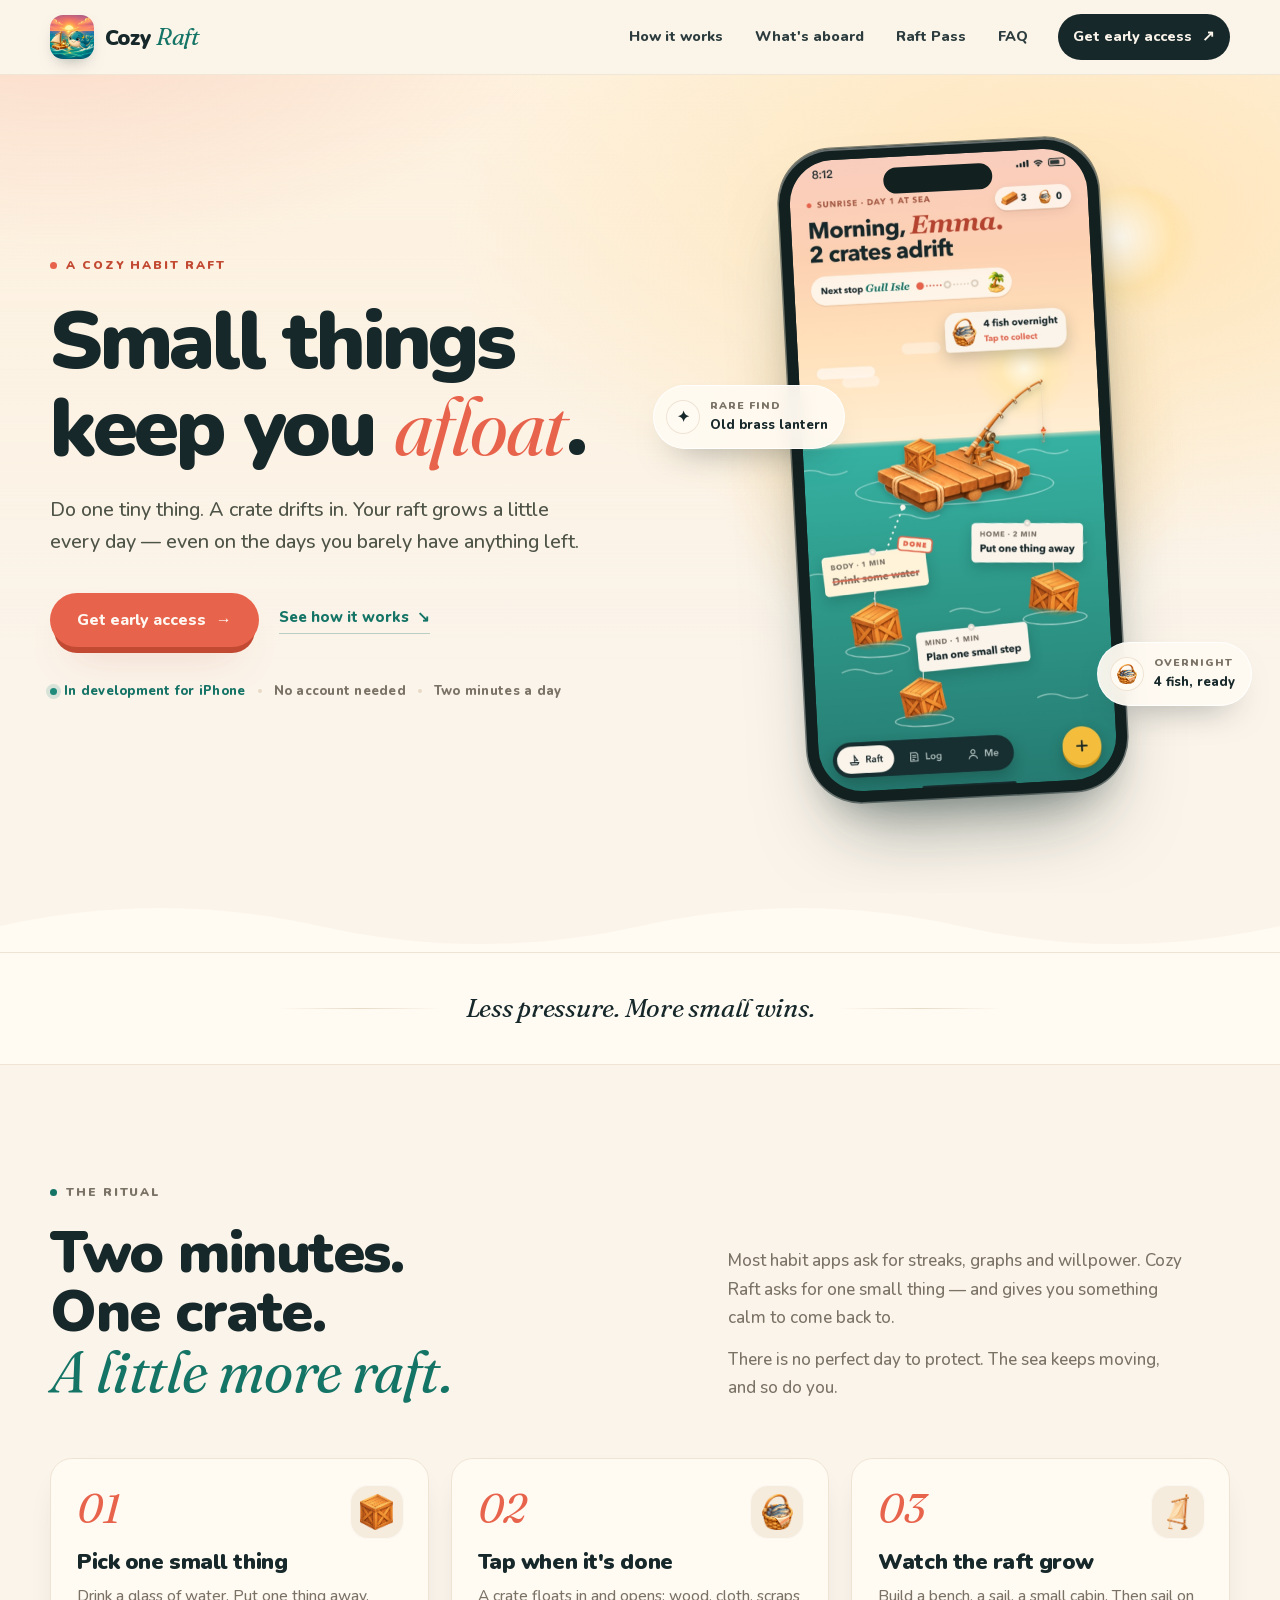
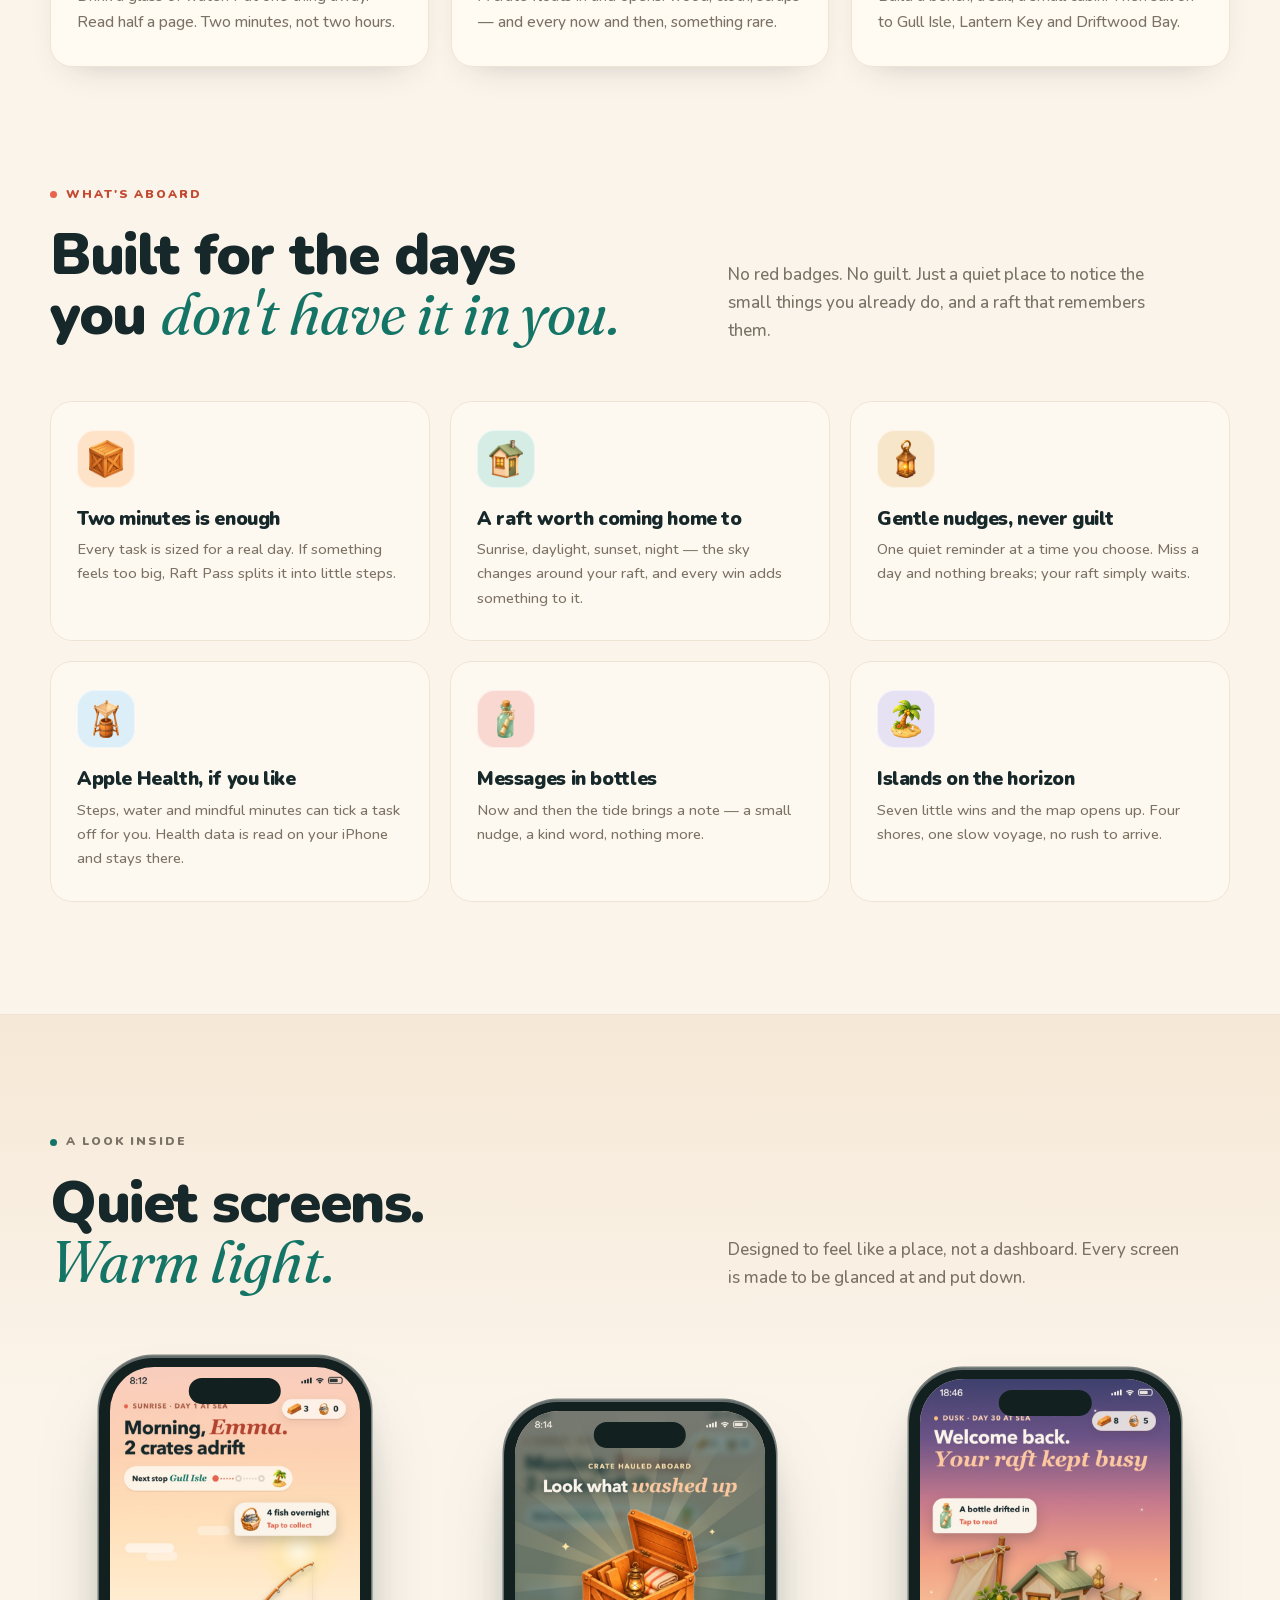
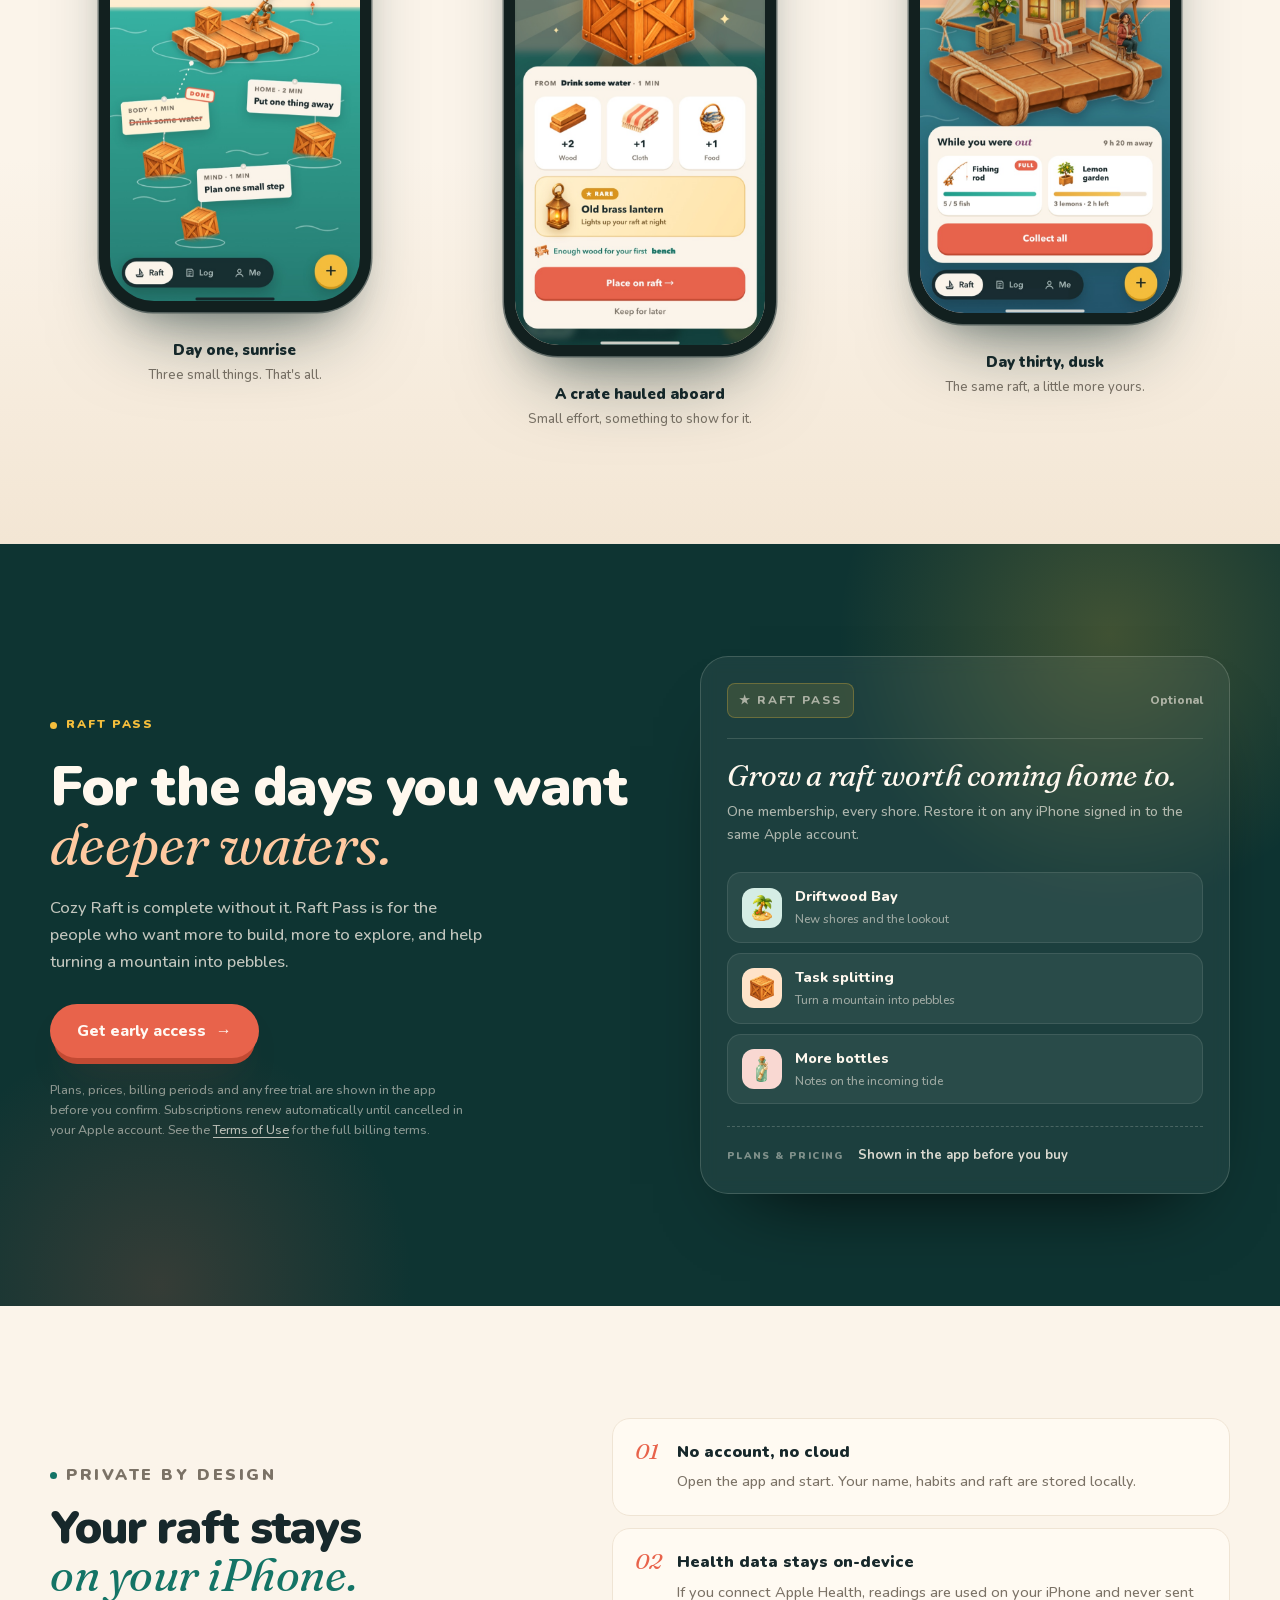
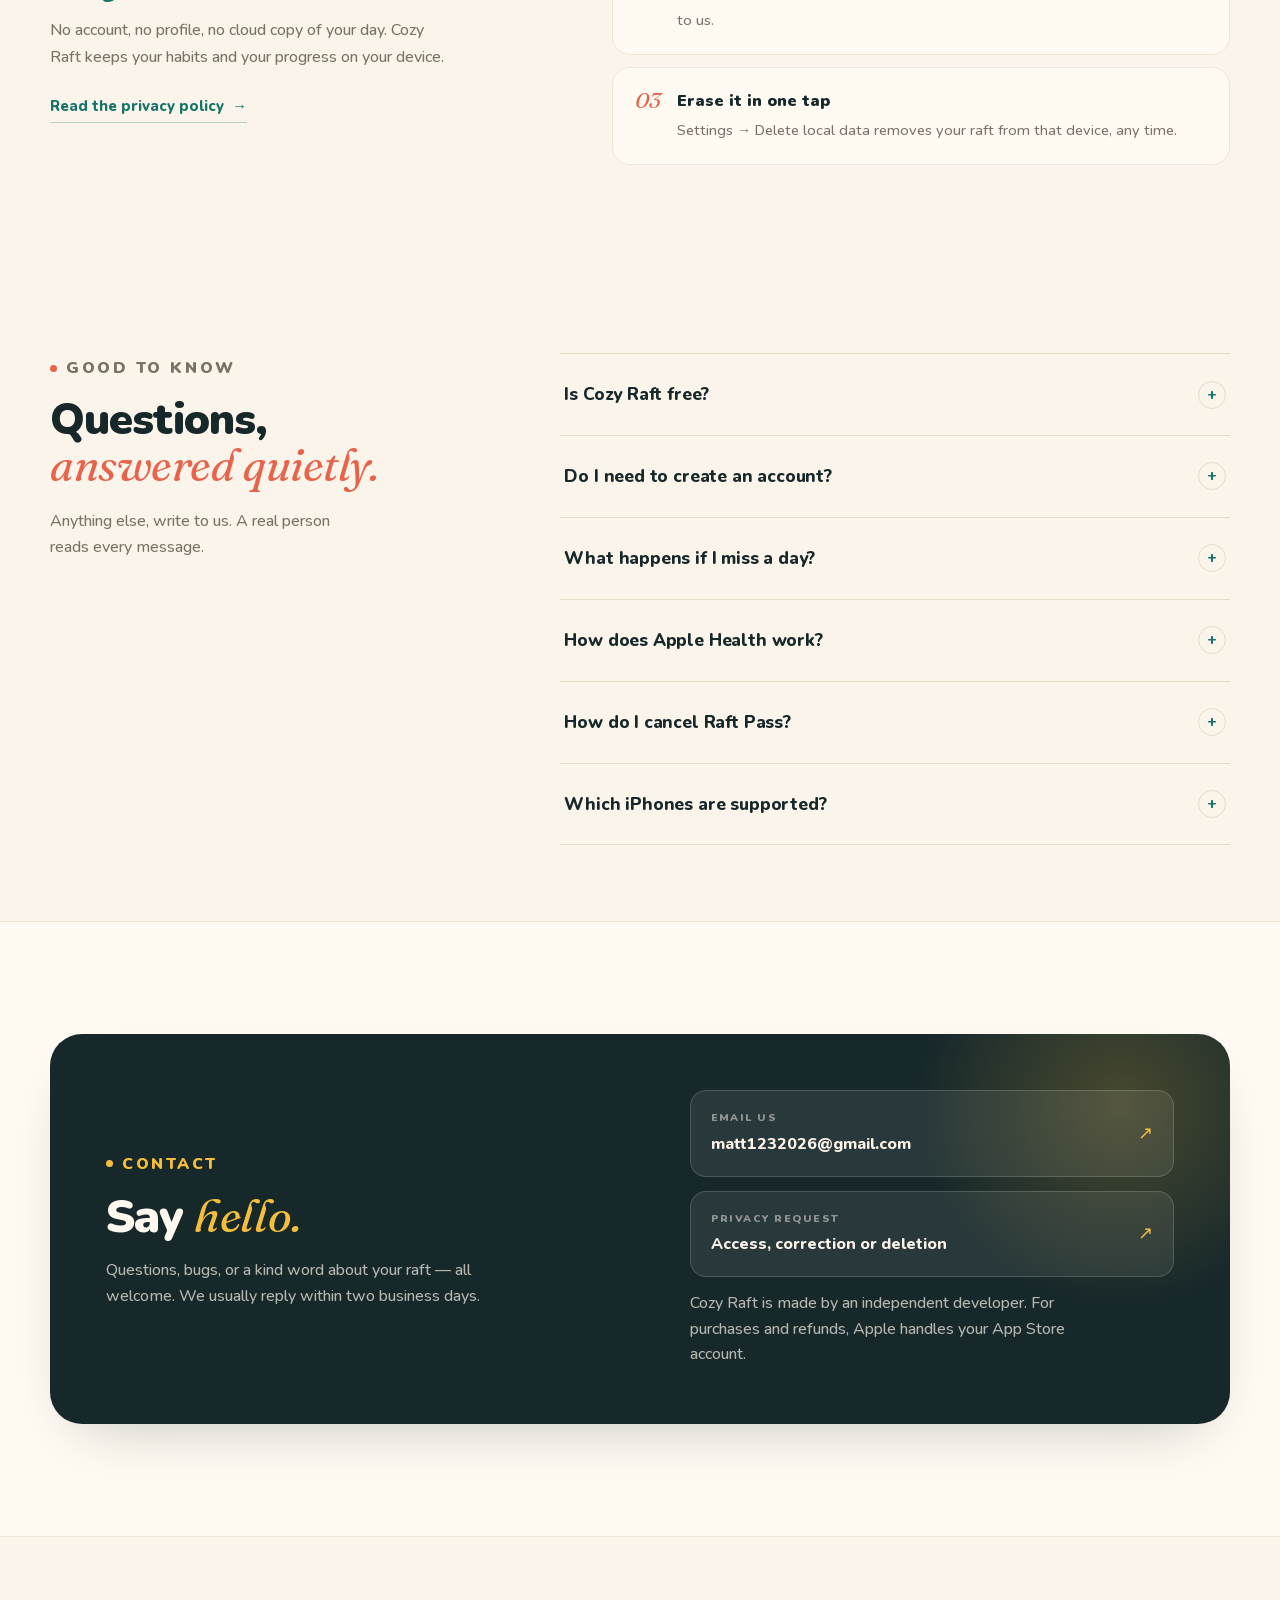
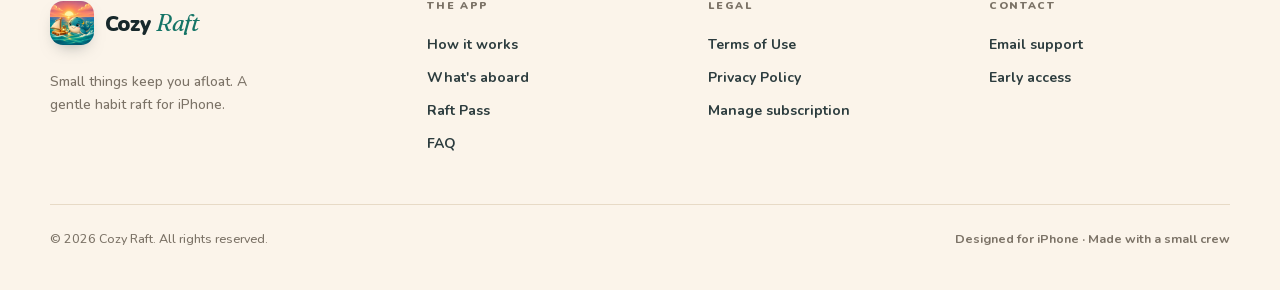
<file: index.html>
<!doctype html>
<html lang="en">
<head>
  <meta charset="utf-8">
  <meta name="viewport" content="width=device-width, initial-scale=1">
  <title>Cozy Raft — Small things keep you afloat</title>
  <meta name="description" content="Cozy Raft is a gentle habit app for iPhone. Do one tiny thing, open the crate that drifts in, and grow a raft you want to come home to. No account needed.">
  <meta name="theme-color" content="#fbf4ea">
  <link rel="canonical" href="https://hjdaskdasds.github.io/cozyraft/">
  <meta property="og:type" content="website">
  <meta property="og:title" content="Cozy Raft — Small things keep you afloat">
  <meta property="og:description" content="A gentle habit raft for iPhone. Two minutes a day is enough to grow something you can see.">
  <meta property="og:image" content="https://hjdaskdasds.github.io/cozyraft/assets/og-image.png">
  <meta property="og:url" content="https://hjdaskdasds.github.io/cozyraft/">
  <meta name="twitter:card" content="summary_large_image">
  <link rel="icon" href="assets/icon-256.png" sizes="256x256" type="image/png">
  <link rel="icon" href="assets/favicon-32.png" sizes="32x32" type="image/png">
  <link rel="apple-touch-icon" href="assets/apple-touch-icon.png">
  <script>document.documentElement.classList.add("js");</script>
  <link rel="stylesheet" href="assets/fonts.css">
  <link rel="stylesheet" href="styles.css">
  <script type="application/ld+json">
  {
    "@context": "https://schema.org",
    "@type": "SoftwareApplication",
    "name": "Cozy Raft",
    "applicationCategory": "HealthApplication",
    "operatingSystem": "iOS 17 or later",
    "description": "A gentle habit app for iPhone. Small daily tasks become crates that grow your raft.",
    "url": "https://hjdaskdasds.github.io/cozyraft/",
    "image": "https://hjdaskdasds.github.io/cozyraft/assets/icon-1024.png",
    "offers": { "@type": "Offer", "price": "0", "priceCurrency": "USD" },
    "publisher": { "@type": "Organization", "name": "Cozy Raft", "email": "matt1232026@gmail.com" }
  }
  </script>
</head>
<body>
<a class="skip-link" href="#main">Skip to content</a>

<header class="site-nav">
  <div class="shell nav-inner">
    <a class="brand" href="index.html" aria-label="Cozy Raft home">
      <img src="assets/icon-256.png" alt="" width="44" height="44">
      <span class="brand-name">Cozy <em>Raft</em></span>
    </a>
    <button class="nav-toggle" type="button" aria-expanded="false" aria-controls="primary-nav">
      <span class="nav-bars" aria-hidden="true"></span><span class="sr-only">Open menu</span>
    </button>
    <nav class="nav-links" id="primary-nav" aria-label="Primary">
      <a href="#how-it-works">How it works</a>
      <a href="#features">What's aboard</a>
      <a href="#raft-pass">Raft Pass</a>
      <a href="#faq">FAQ</a>
      <span class="nav-action"><a class="button button--ink button--small" href="mailto:matt1232026@gmail.com?subject=Cozy%20Raft%20early%20access">Get early access <span aria-hidden="true">↗</span></a></span>
    </nav>
  </div>
</header>

<main id="main">

  <section class="hero">
    <div class="shell hero-grid">
      <div class="hero-copy">
        <p class="eyebrow">A cozy habit raft</p>
        <h1><span class="line">Small things</span><span class="line">keep you <em>afloat</em>.</span></h1>
        <p class="hero-lede">Do one tiny thing. A crate drifts in. Your raft grows a little every day — even on the days you barely have anything left.</p>
        <div class="hero-actions">
          <a class="button button--coral" href="mailto:matt1232026@gmail.com?subject=Cozy%20Raft%20early%20access">Get early access <span aria-hidden="true">→</span></a>
          <a class="text-link" href="#how-it-works">See how it works <span aria-hidden="true">↘</span></a>
        </div>
        <div class="hero-meta">
          <span class="live">In development for iPhone</span>
          <span class="dot" aria-hidden="true"></span>
          <span>No account needed</span>
          <span class="dot" aria-hidden="true"></span>
          <span>Two minutes a day</span>
        </div>
      </div>

      <div class="hero-visual">
        <div class="hero-sun" aria-hidden="true"></div>
        <div class="phone">
          <div class="phone-screen">
            <img src="assets/screen-home.jpg" alt="Cozy Raft home screen: a wooden raft at sunrise with three floating crates, each holding a two-minute task." width="860" height="1861">
          </div>
        </div>
        <div class="float-chip float-chip--a">
          <span class="chip-icon" aria-hidden="true">✦</span>
          <span><small>Rare find</small>Old brass lantern</span>
        </div>
        <div class="float-chip float-chip--b">
          <span class="chip-icon"><img src="assets/art/res_fish.png" alt="" width="20" height="20"></span>
          <span><small>Overnight</small>4 fish, ready</span>
        </div>
      </div>
    </div>
  </section>

  <svg class="wave" viewBox="0 0 1440 60" preserveAspectRatio="none" aria-hidden="true">
    <path d="M0 34c120-24 240-24 360 0s240 24 360 0 240-24 360 0 240 24 360 0v26H0Z" fill="currentColor"/>
  </svg>

  <section class="manifesto" aria-label="The Cozy Raft promise">
    <div class="shell manifesto-inner">
      <span class="rule" aria-hidden="true"></span>
      <p>Less pressure. More small wins.</p>
      <span class="rule" aria-hidden="true"></span>
    </div>
  </section>

  <section class="section" id="how-it-works">
    <div class="shell">
      <div class="section-head">
        <div class="reveal">
          <p class="eyebrow eyebrow--quiet">The ritual</p>
          <h2>Two minutes.<br>One crate.<br><em>A little more raft.</em></h2>
        </div>
        <div class="reveal reveal-delay-1">
          <p class="section-copy">Most habit apps ask for streaks, graphs and willpower. Cozy Raft asks for one small thing — and gives you something calm to come back to.</p>
          <p class="section-copy">There is no perfect day to protect. The sea keeps moving, and so do you.</p>
        </div>
      </div>

      <div class="steps">
        <article class="step reveal">
          <span class="step-icon"><img src="assets/art/crate_closed.png" alt="" width="36" height="36"></span>
          <h3>Pick one small thing</h3>
          <p>Drink a glass of water. Put one thing away. Read half a page. Two minutes, not two hours.</p>
        </article>
        <article class="step reveal reveal-delay-1">
          <span class="step-icon"><img src="assets/art/res_fish.png" alt="" width="36" height="36"></span>
          <h3>Tap when it's done</h3>
          <p>A crate floats in and opens: wood, cloth, scraps — and every now and then, something rare.</p>
        </article>
        <article class="step reveal reveal-delay-2">
          <span class="step-icon"><img src="assets/art/fac_sail.png" alt="" width="36" height="36"></span>
          <h3>Watch the raft grow</h3>
          <p>Build a bench, a sail, a small cabin. Then sail on to Gull Isle, Lantern Key and Driftwood Bay.</p>
        </article>
      </div>
    </div>
  </section>

  <section class="section" id="features" style="padding-top:0">
    <div class="shell">
      <div class="section-head">
        <div class="reveal">
          <p class="eyebrow">What's aboard</p>
          <h2>Built for the days<br>you <em>don't have it in you.</em></h2>
        </div>
        <div class="reveal reveal-delay-1">
          <p class="section-copy">No red badges. No guilt. Just a quiet place to notice the small things you already do, and a raft that remembers them.</p>
        </div>
      </div>

      <div class="features">
        <article class="feature reveal">
          <span class="feature-icon tint-peach"><img src="assets/art/crate_closed.png" alt="" width="38" height="38"></span>
          <h3>Two minutes is enough</h3>
          <p>Every task is sized for a real day. If something feels too big, Raft Pass splits it into little steps.</p>
        </article>
        <article class="feature reveal reveal-delay-1">
          <span class="feature-icon tint-mint"><img src="assets/art/fac_cabin.png" alt="" width="38" height="38"></span>
          <h3>A raft worth coming home to</h3>
          <p>Sunrise, daylight, sunset, night — the sky changes around your raft, and every win adds something to it.</p>
        </article>
        <article class="feature reveal reveal-delay-2">
          <span class="feature-icon tint-sand"><img src="assets/art/deco_lantern.png" alt="" width="38" height="38"></span>
          <h3>Gentle nudges, never guilt</h3>
          <p>One quiet reminder at a time you choose. Miss a day and nothing breaks; your raft simply waits.</p>
        </article>
        <article class="feature reveal">
          <span class="feature-icon tint-sky"><img src="assets/art/fac_rain_collector.png" alt="" width="38" height="38"></span>
          <h3>Apple Health, if you like</h3>
          <p>Steps, water and mindful minutes can tick a task off for you. Health data is read on your iPhone and stays there.</p>
        </article>
        <article class="feature reveal reveal-delay-1">
          <span class="feature-icon tint-rose"><img src="assets/art/bottle.png" alt="" width="38" height="38"></span>
          <h3>Messages in bottles</h3>
          <p>Now and then the tide brings a note — a small nudge, a kind word, nothing more.</p>
        </article>
        <article class="feature reveal reveal-delay-2">
          <span class="feature-icon tint-lilac"><img src="assets/art/island_gull.png" alt="" width="38" height="38"></span>
          <h3>Islands on the horizon</h3>
          <p>Seven little wins and the map opens up. Four shores, one slow voyage, no rush to arrive.</p>
        </article>
      </div>
    </div>
  </section>

  <section class="section showcase" aria-label="Screens from the app">
    <div class="shell">
      <div class="section-head" style="margin-bottom:64px">
        <div class="reveal">
          <p class="eyebrow eyebrow--quiet">A look inside</p>
          <h2>Quiet screens.<br><em>Warm light.</em></h2>
        </div>
        <div class="reveal reveal-delay-1">
          <p class="section-copy">Designed to feel like a place, not a dashboard. Every screen is made to be glanced at and put down.</p>
        </div>
      </div>

      <div class="showcase-grid">
        <figure class="showcase-item reveal" style="margin:0">
          <div class="phone">
            <div class="phone-screen"><img src="assets/screen-home.jpg" alt="Morning on day one, with two crates drifting beside the raft." width="860" height="1861" loading="lazy"></div>
          </div>
          <figcaption class="showcase-caption"><strong>Day one, sunrise</strong><span>Three small things. That's all.</span></figcaption>
        </figure>
        <figure class="showcase-item reveal reveal-delay-1" style="margin:0">
          <div class="phone">
            <div class="phone-screen"><img src="assets/screen-crate.jpg" alt="The reward screen after completing a task, showing wood, cloth, scrap and food." width="860" height="1861" loading="lazy"></div>
          </div>
          <figcaption class="showcase-caption"><strong>A crate hauled aboard</strong><span>Small effort, something to show for it.</span></figcaption>
        </figure>
        <figure class="showcase-item reveal reveal-delay-2" style="margin:0">
          <div class="phone">
            <div class="phone-screen"><img src="assets/screen-dusk.jpg" alt="The raft on day thirty at dusk, with a cabin, a garden and a lantern." width="860" height="1861" loading="lazy"></div>
          </div>
          <figcaption class="showcase-caption"><strong>Day thirty, dusk</strong><span>The same raft, a little more yours.</span></figcaption>
        </figure>
      </div>
    </div>
  </section>

  <section class="section pass" id="raft-pass">
    <div class="shell pass-grid">
      <div class="reveal">
        <p class="eyebrow">Raft Pass</p>
        <h2>For the days you want<br><em>deeper waters.</em></h2>
        <p class="pass-copy">Cozy Raft is complete without it. Raft Pass is for the people who want more to build, more to explore, and help turning a mountain into pebbles.</p>
        <div style="margin-top:28px">
          <a class="button button--coral" href="mailto:matt1232026@gmail.com?subject=Cozy%20Raft%20early%20access">Get early access <span aria-hidden="true">→</span></a>
        </div>
        <p class="pass-note">Plans, prices, billing periods and any free trial are shown in the app before you confirm. Subscriptions renew automatically until cancelled in your Apple account. See the <a href="terms.html">Terms of Use</a> for the full billing terms.</p>
      </div>

      <div class="reveal reveal-delay-1">
        <div class="pass-card">
          <div class="pass-card-top">
            <span class="pass-badge">★ Raft Pass</span>
            <span>Optional</span>
          </div>
          <h3>Grow a raft worth coming home to.</h3>
          <p>One membership, every shore. Restore it on any iPhone signed in to the same Apple account.</p>
          <ul class="pass-card-list">
            <li>
              <span class="mini-icon tint-mint"><img src="assets/art/island_gull.png" alt="" width="26" height="26"></span>
              <span class="mini-copy"><strong>Driftwood Bay</strong><small>New shores and the lookout</small></span>
            </li>
            <li>
              <span class="mini-icon tint-peach"><img src="assets/art/crate_closed.png" alt="" width="26" height="26"></span>
              <span class="mini-copy"><strong>Task splitting</strong><small>Turn a mountain into pebbles</small></span>
            </li>
            <li>
              <span class="mini-icon tint-rose"><img src="assets/art/bottle.png" alt="" width="26" height="26"></span>
              <span class="mini-copy"><strong>More bottles</strong><small>Notes on the incoming tide</small></span>
            </li>
          </ul>
          <div class="pass-card-foot">
            <span>Plans &amp; pricing</span>
            <strong>Shown in the app before you buy</strong>
          </div>
        </div>
      </div>
    </div>
  </section>

  <section class="section" id="privacy">
    <div class="shell privacy-strip">
      <div class="reveal">
        <p class="eyebrow eyebrow--quiet">Private by design</p>
        <h2>Your raft stays<br><em>on your iPhone.</em></h2>
        <p>No account, no profile, no cloud copy of your day. Cozy Raft keeps your habits and your progress on your device.</p>
        <a class="text-link" href="privacy.html">Read the privacy policy <span aria-hidden="true">→</span></a>
      </div>
      <div class="privacy-points reveal reveal-delay-1">
        <div class="privacy-point">
          <span class="num">01</span>
          <div><strong>No account, no cloud</strong><span>Open the app and start. Your name, habits and raft are stored locally.</span></div>
        </div>
        <div class="privacy-point">
          <span class="num">02</span>
          <div><strong>Health data stays on-device</strong><span>If you connect Apple Health, readings are used on your iPhone and never sent to us.</span></div>
        </div>
        <div class="privacy-point">
          <span class="num">03</span>
          <div><strong>Erase it in one tap</strong><span>Settings → Delete local data removes your raft from that device, any time.</span></div>
        </div>
      </div>
    </div>
  </section>

  <section class="section section--tight" id="faq">
    <div class="shell faq-wrap">
      <div class="faq-side reveal">
        <p class="eyebrow">Good to know</p>
        <h2>Questions,<br><em>answered quietly.</em></h2>
        <p>Anything else, write to us. A real person reads every message.</p>
      </div>
      <div class="faq-list reveal reveal-delay-1">
        <details>
          <summary>Is Cozy Raft free?<span class="plus" aria-hidden="true">+</span></summary>
          <p>Yes. The daily raft, the crates, the log, the map's first shores and Apple Health all work without paying. Raft Pass is an optional subscription for extra places to build and the task-splitting tool.</p>
        </details>
        <details>
          <summary>Do I need to create an account?<span class="plus" aria-hidden="true">+</span></summary>
          <p>No. There is no sign-up, no email required and no password to remember. Your raft is stored on your iPhone, so keep a device backup if you want to carry it to a new phone.</p>
        </details>
        <details>
          <summary>What happens if I miss a day?<span class="plus" aria-hidden="true">+</span></summary>
          <p>Nothing breaks. There is no streak to lose and no shame screen. When you come back, the raft is where you left it and today's crates are waiting.</p>
        </details>
        <details>
          <summary>How does Apple Health work?<span class="plus" aria-hidden="true">+</span></summary>
          <p>If you connect it, Cozy Raft reads steps, water and mindful minutes you choose to share, and ticks off the tasks you linked to them. You can disconnect at any time in Settings or the Health app. Health data is never sent to us.</p>
        </details>
        <details>
          <summary>How do I cancel Raft Pass?<span class="plus" aria-hidden="true">+</span></summary>
          <p>Subscriptions are managed by Apple, not by us. Open <a href="https://apps.apple.com/account/subscriptions" rel="noopener">your Apple subscription settings</a> and cancel there. You keep access until the end of the paid period. Deleting the app does not cancel a subscription.</p>
        </details>
        <details>
          <summary>Which iPhones are supported?<span class="plus" aria-hidden="true">+</span></summary>
          <p>Cozy Raft is built for iPhone with iOS 17 or later. It is designed in portrait, with a widget and a Live Activity for the task timer.</p>
        </details>
      </div>
    </div>
  </section>

  <section class="section contact" id="contact">
    <div class="shell">
      <div class="contact-card reveal">
        <div>
          <p class="eyebrow">Contact</p>
          <h2>Say <em>hello.</em></h2>
          <p>Questions, bugs, or a kind word about your raft — all welcome. We usually reply within two business days.</p>
        </div>
        <div class="contact-actions">
          <a class="contact-mail" href="mailto:matt1232026@gmail.com?subject=Cozy%20Raft%20question">
            <span><span class="label">Email us</span><strong>matt1232026@gmail.com</strong></span>
            <span class="arrow" aria-hidden="true">↗</span>
          </a>
          <a class="contact-mail" href="mailto:matt1232026@gmail.com?subject=Cozy%20Raft%20privacy%20request">
            <span><span class="label">Privacy request</span><strong>Access, correction or deletion</strong></span>
            <span class="arrow" aria-hidden="true">↗</span>
          </a>
          <p class="contact-small">Cozy Raft is made by an independent developer. For purchases and refunds, Apple handles your App Store account.</p>
        </div>
      </div>
    </div>
  </section>

</main>

<footer class="site-footer">
  <div class="shell">
    <div class="footer-grid">
      <div class="footer-brand">
        <a class="brand" href="index.html" aria-label="Cozy Raft home">
          <img src="assets/icon-256.png" alt="" width="44" height="44">
          <span class="brand-name">Cozy <em>Raft</em></span>
        </a>
        <p>Small things keep you afloat. A gentle habit raft for iPhone.</p>
      </div>
      <div class="footer-col">
        <h3>The app</h3>
        <a href="#how-it-works">How it works</a>
        <a href="#features">What's aboard</a>
        <a href="#raft-pass">Raft Pass</a>
        <a href="#faq">FAQ</a>
      </div>
      <div class="footer-col">
        <h3>Legal</h3>
        <a href="terms.html">Terms of Use</a>
        <a href="privacy.html">Privacy Policy</a>
        <a href="https://apps.apple.com/account/subscriptions" rel="noopener">Manage subscription</a>
      </div>
      <div class="footer-col">
        <h3>Contact</h3>
        <a href="mailto:matt1232026@gmail.com?subject=Cozy%20Raft%20question">Email support</a>
        <a href="mailto:matt1232026@gmail.com?subject=Cozy%20Raft%20early%20access">Early access</a>
      </div>
    </div>
    <div class="footer-bottom">
      <span>© <span id="year">2026</span> Cozy Raft. All rights reserved.</span>
      <span class="made">Designed for iPhone · Made with a small crew</span>
    </div>
  </div>
</footer>

<script src="script.js"></script>
</body>
</html>
</file>
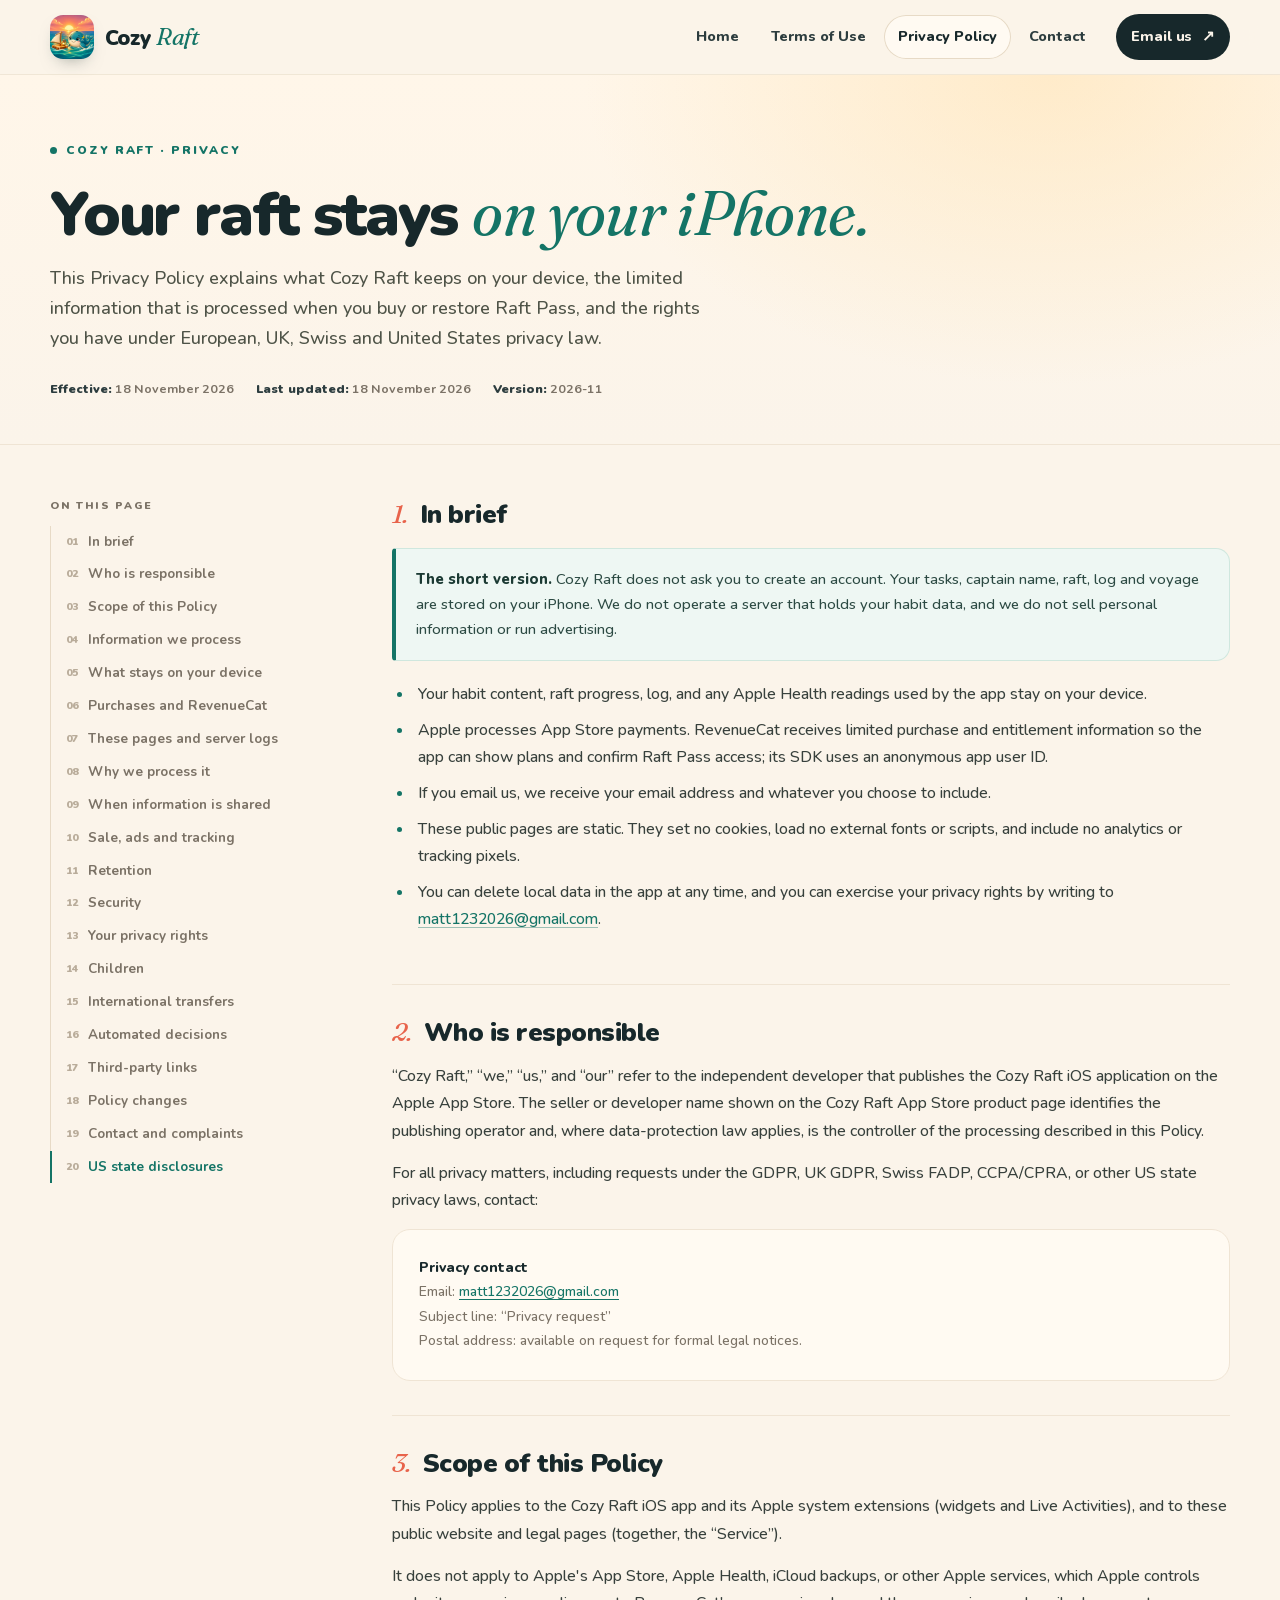
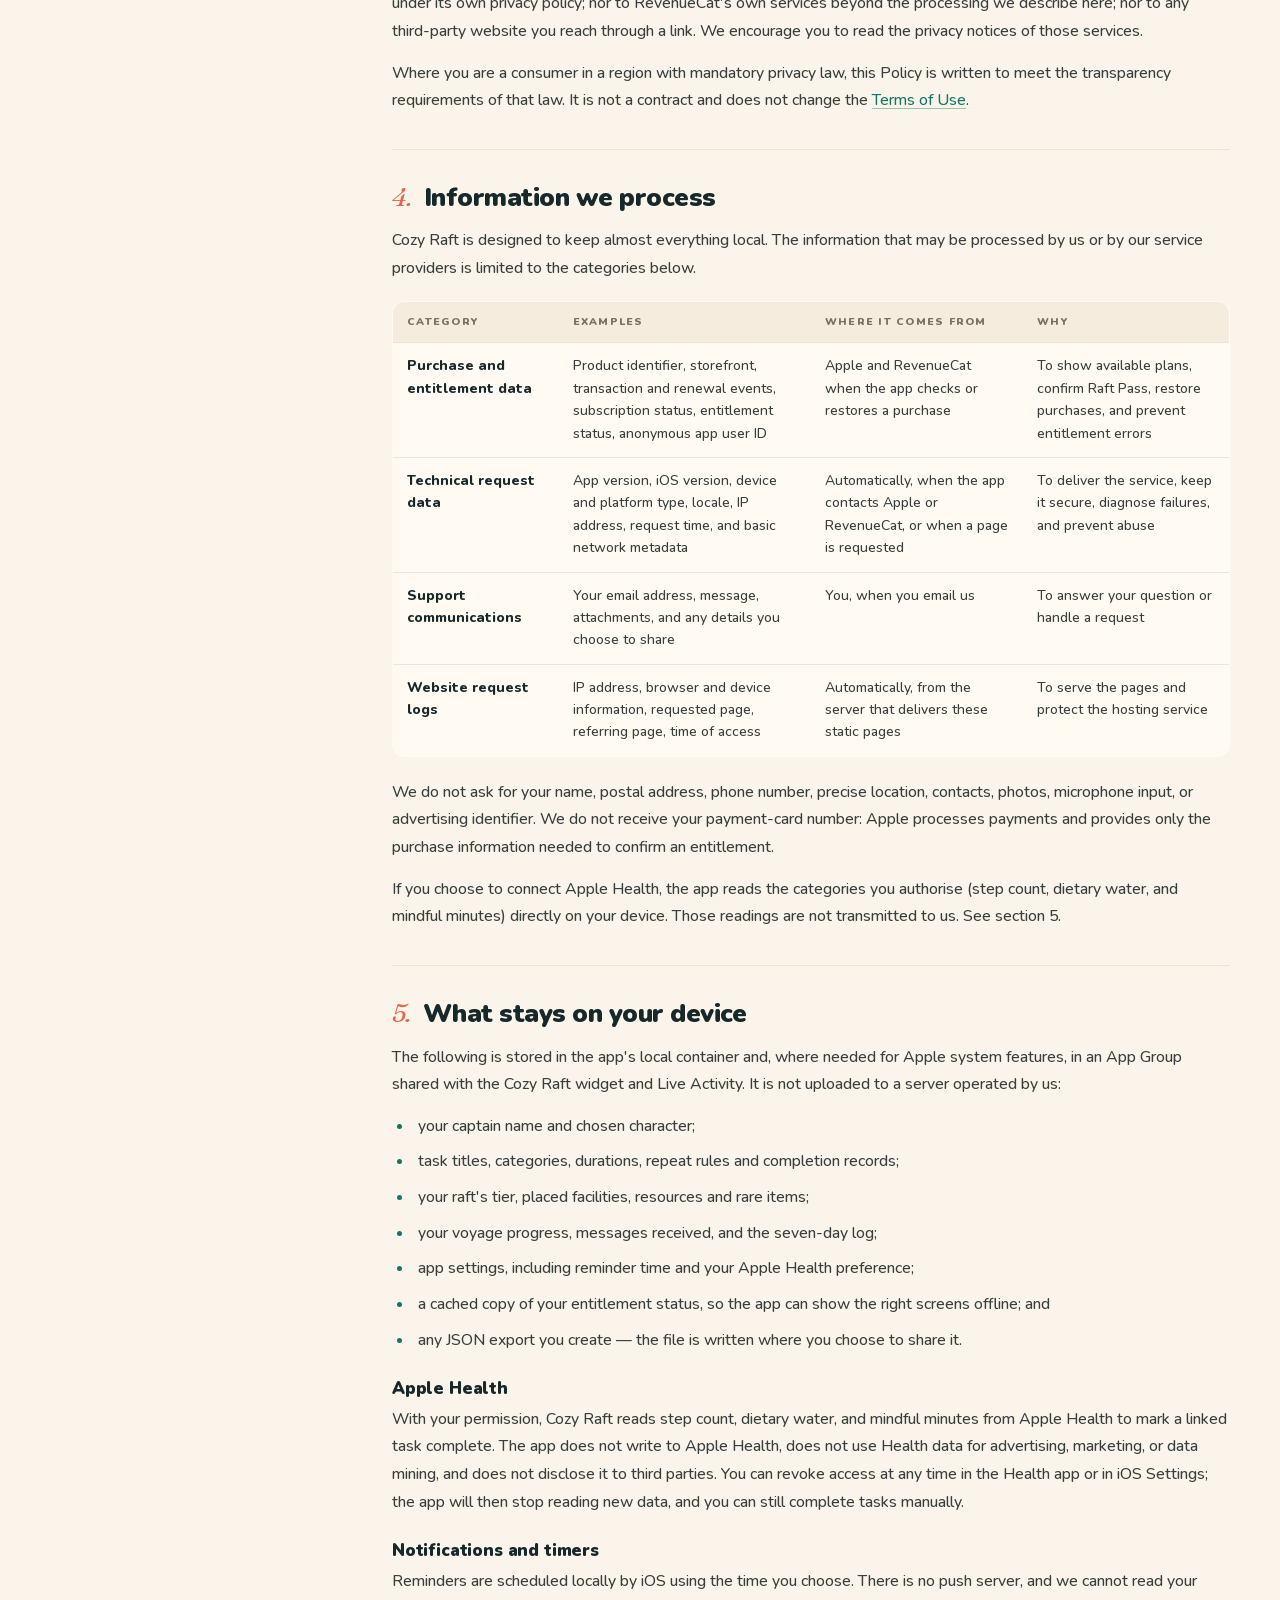
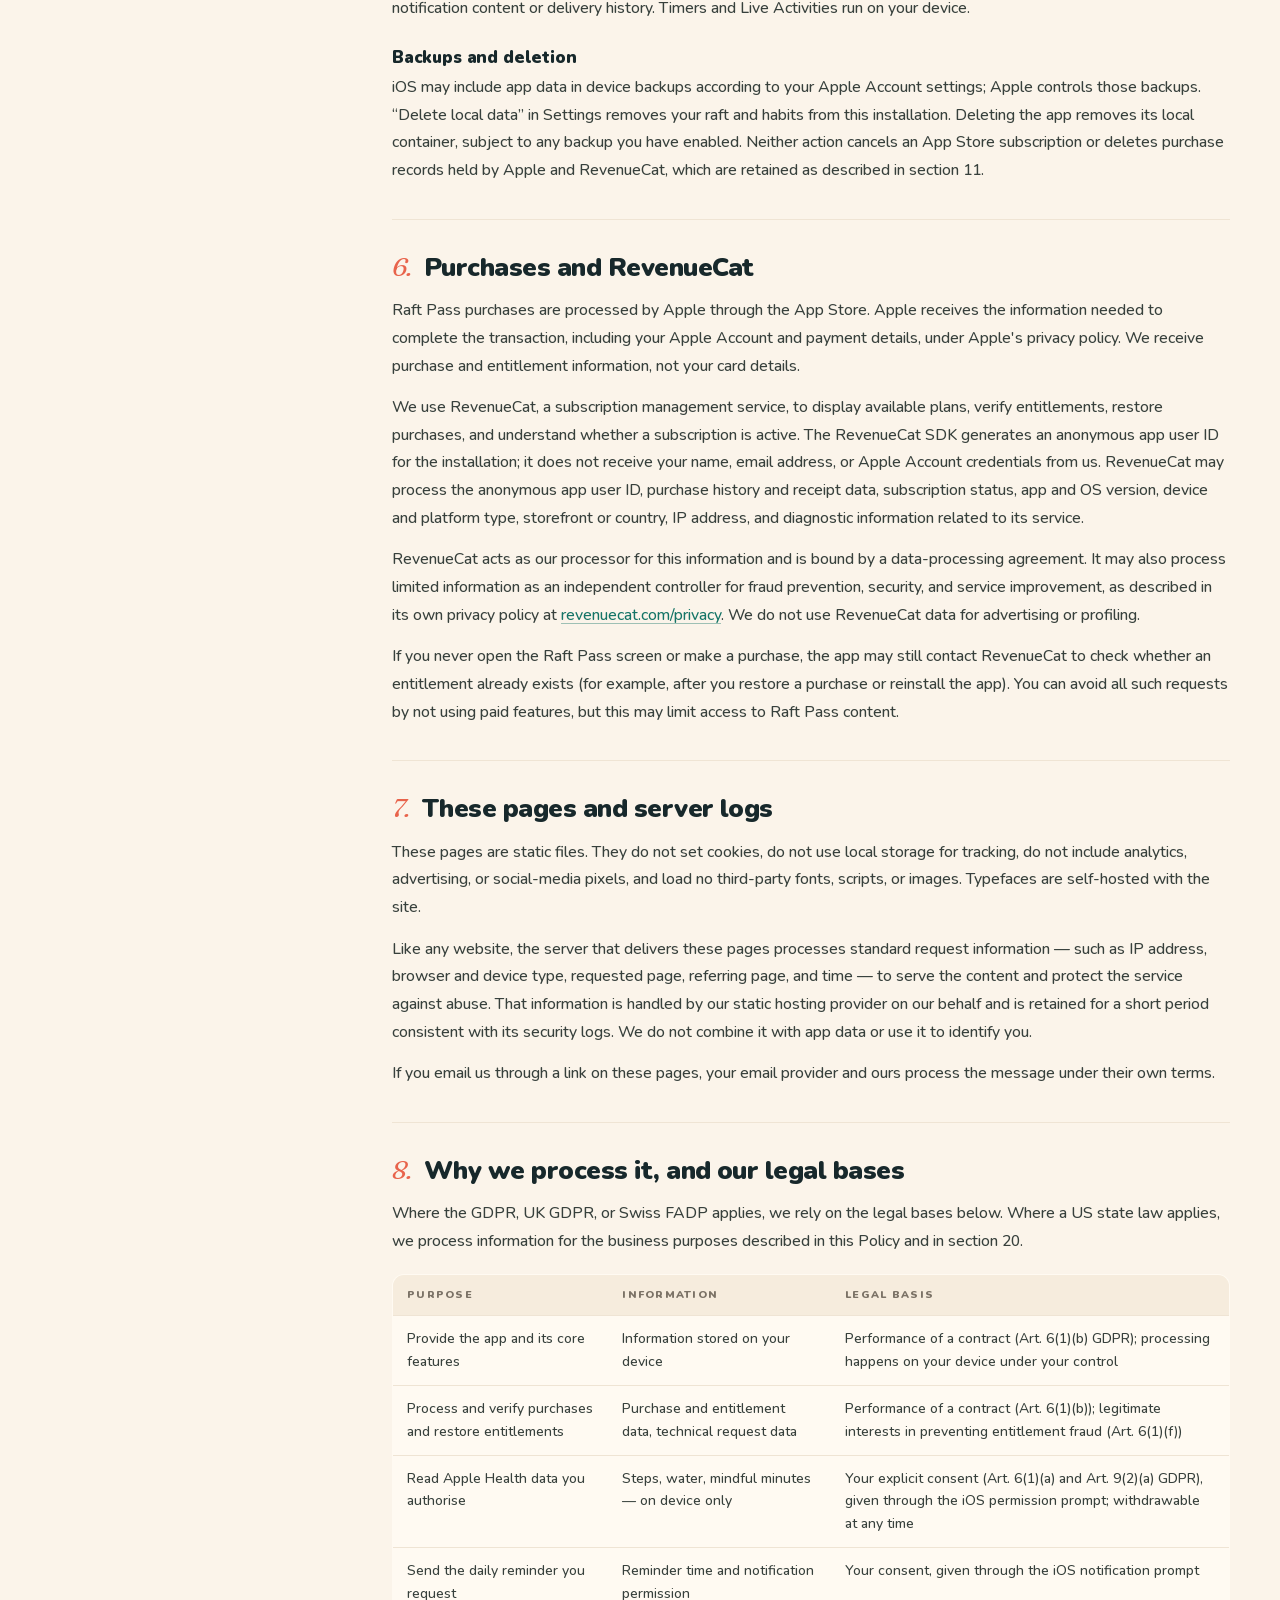
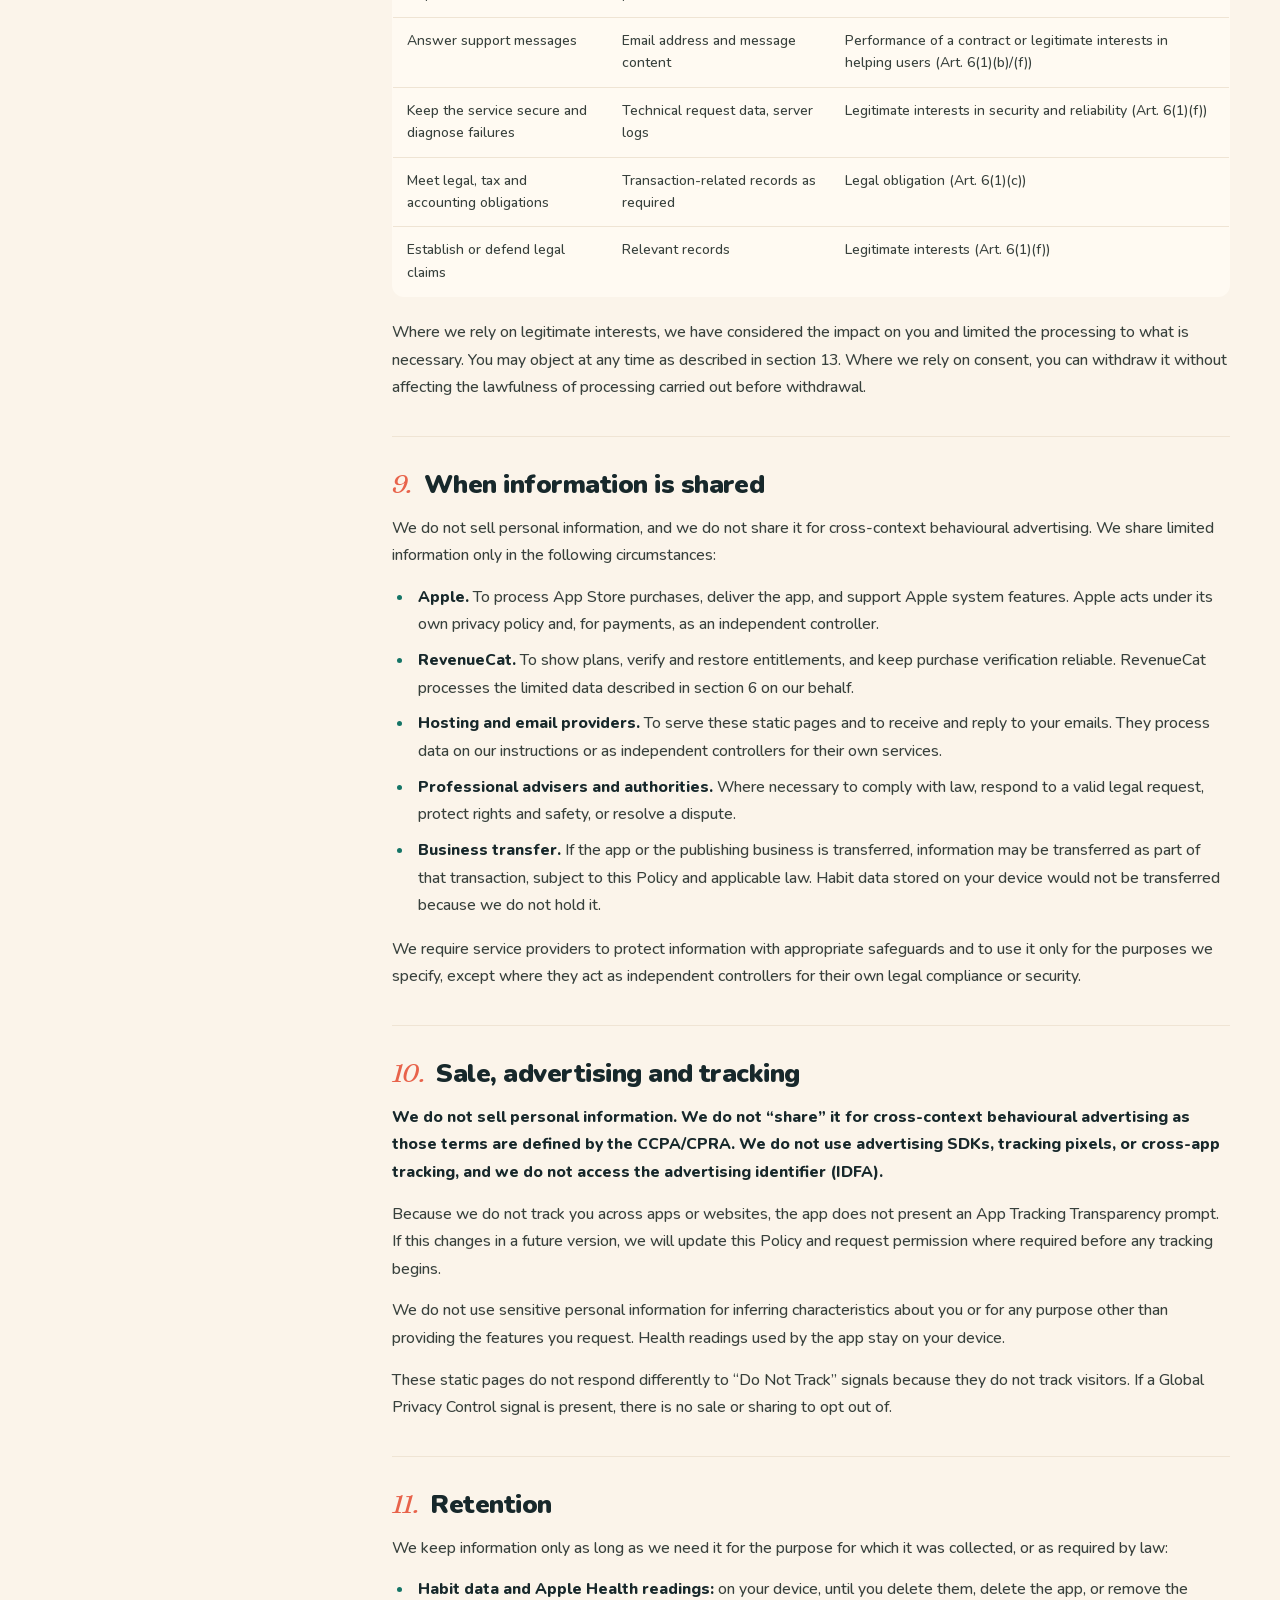
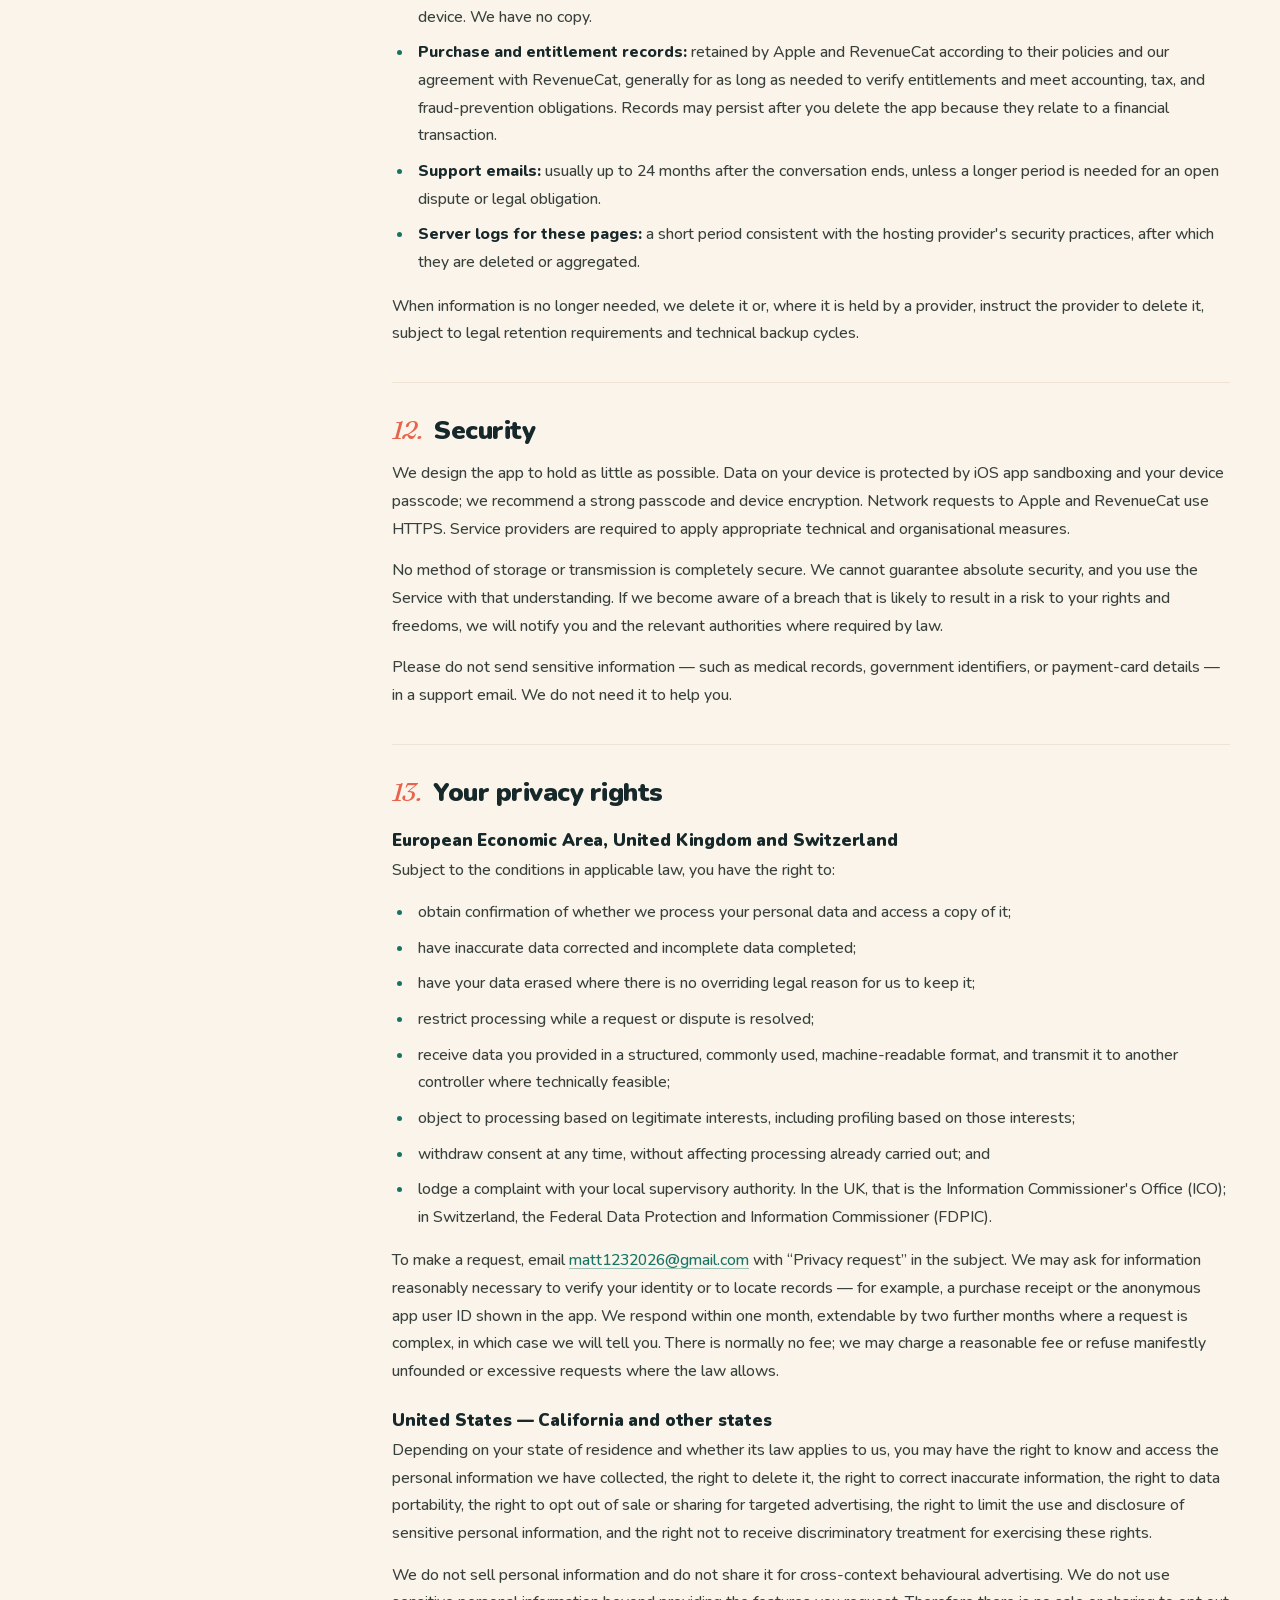
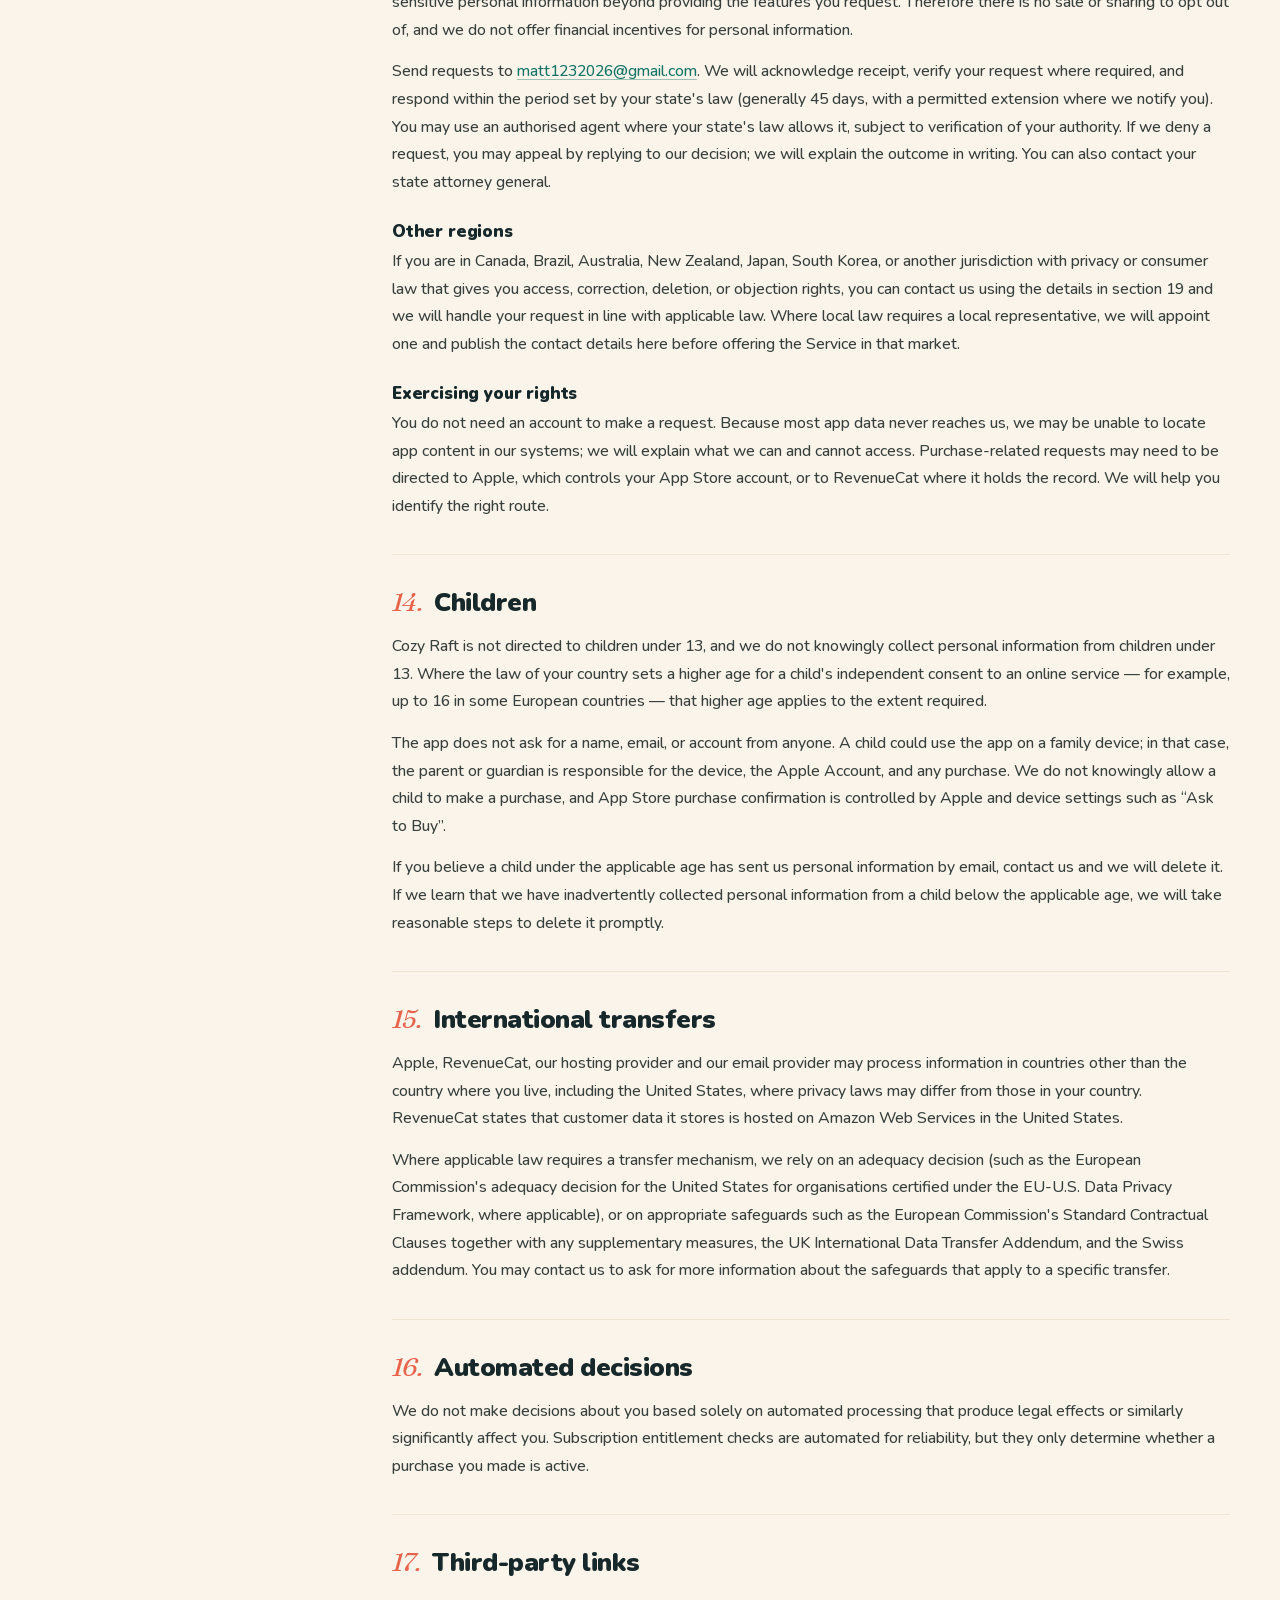
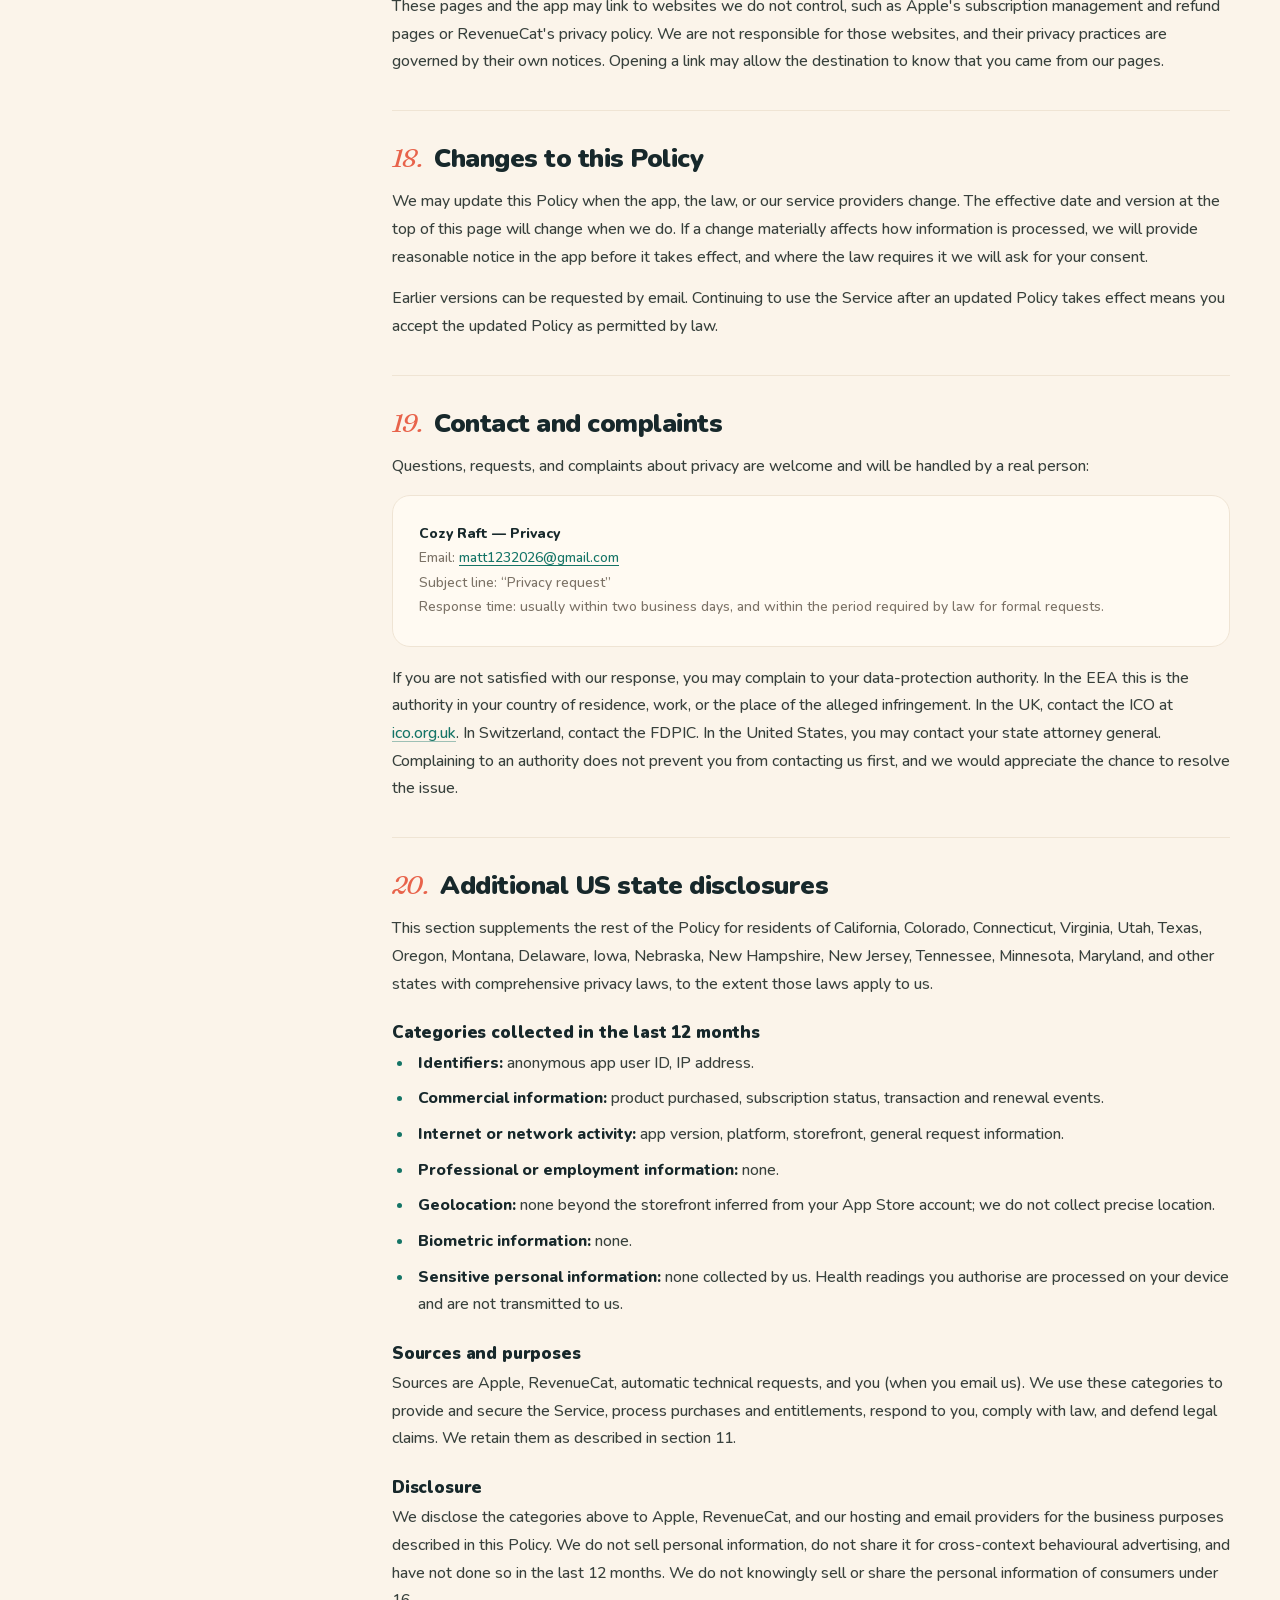
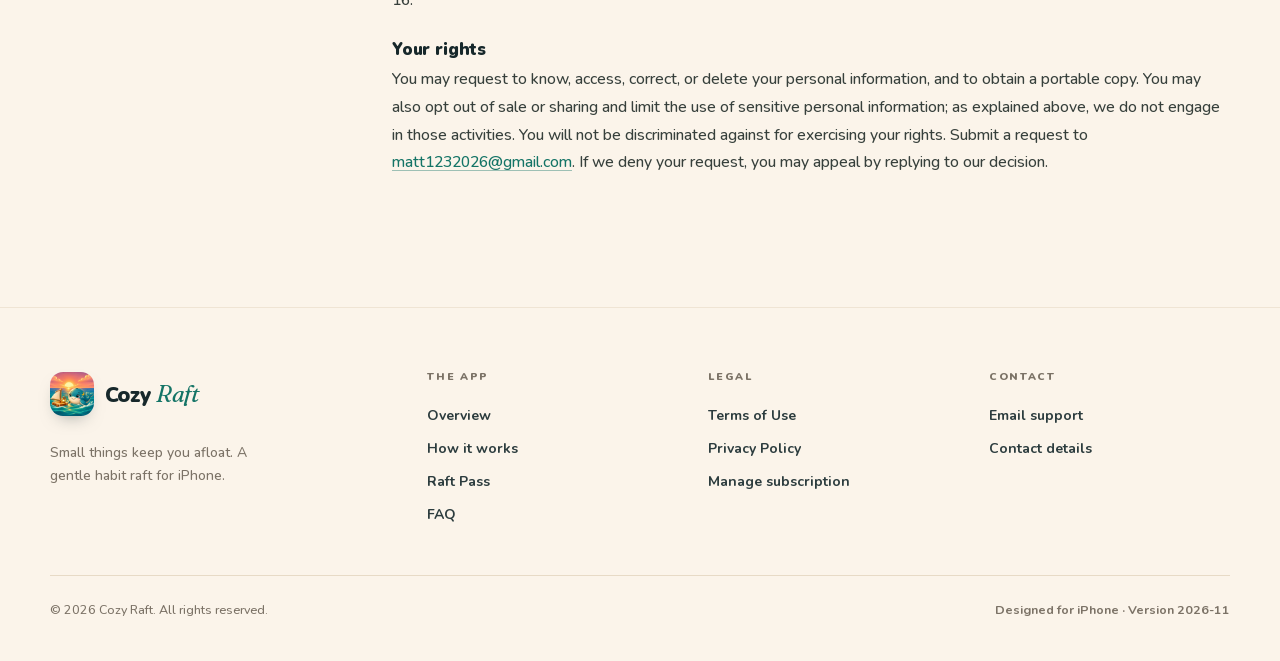
<file: privacy.html>
<!doctype html>
<html lang="en">
<head>
  <meta charset="utf-8">
  <meta name="viewport" content="width=device-width, initial-scale=1">
  <title>Privacy Policy · Cozy Raft</title>
  <meta name="description" content="Cozy Raft Privacy Policy: what stays on your iPhone, what is processed for App Store purchases, and your privacy rights in the EU, UK and United States.">
  <meta name="theme-color" content="#fbf4ea">
  <link rel="canonical" href="https://hjdaskdasds.github.io/cozyraft/privacy.html">
  <meta property="og:type" content="article">
  <meta property="og:title" content="Privacy Policy · Cozy Raft">
  <meta property="og:description" content="Your raft stays on your iPhone. What Cozy Raft processes, why, and the rights you have.">
  <link rel="icon" href="assets/icon-256.png" sizes="256x256" type="image/png">
  <link rel="icon" href="assets/favicon-32.png" sizes="32x32" type="image/png">
  <link rel="apple-touch-icon" href="assets/apple-touch-icon.png">
  <script>document.documentElement.classList.add("js");</script>
  <link rel="stylesheet" href="assets/fonts.css">
  <link rel="stylesheet" href="styles.css">
</head>
<body>
<a class="skip-link" href="#main">Skip to content</a>

<header class="site-nav">
  <div class="shell nav-inner">
    <a class="brand" href="index.html" aria-label="Cozy Raft home">
      <img src="assets/icon-256.png" alt="" width="44" height="44">
      <span class="brand-name">Cozy <em>Raft</em></span>
    </a>
    <button class="nav-toggle" type="button" aria-expanded="false" aria-controls="primary-nav">
      <span class="nav-bars" aria-hidden="true"></span><span class="sr-only">Open menu</span>
    </button>
    <nav class="nav-links" id="primary-nav" aria-label="Primary">
      <a href="index.html">Home</a>
      <a href="terms.html">Terms of Use</a>
      <a href="privacy.html" aria-current="page">Privacy Policy</a>
      <a href="index.html#contact">Contact</a>
      <span class="nav-action"><a class="button button--ink button--small" href="mailto:matt1232026@gmail.com?subject=Cozy%20Raft%20question">Email us <span aria-hidden="true">↗</span></a></span>
    </nav>
  </div>
</header>

<main id="main">
  <div class="legal-hero">
    <div class="shell">
      <p class="eyebrow">Cozy Raft · Privacy</p>
      <h1>Your raft stays <em>on your iPhone.</em></h1>
      <p class="legal-lede">This Privacy Policy explains what Cozy Raft keeps on your device, the limited information that is processed when you buy or restore Raft Pass, and the rights you have under European, UK, Swiss and United States privacy law.</p>
      <p class="legal-meta">
        <span><strong>Effective:</strong> 18 November 2026</span>
        <span><strong>Last updated:</strong> 18 November 2026</span>
        <span><strong>Version:</strong> 2026-11</span>
      </p>
    </div>
  </div>

  <div class="shell legal-layout">
    <nav class="legal-toc" aria-label="Contents">
      <h2>On this page</h2>
      <ol>
        <li><a href="#summary">In brief</a></li>
        <li><a href="#controller">Who is responsible</a></li>
        <li><a href="#scope">Scope of this Policy</a></li>
        <li><a href="#collect">Information we process</a></li>
        <li><a href="#device">What stays on your device</a></li>
        <li><a href="#purchases">Purchases and RevenueCat</a></li>
        <li><a href="#website">These pages and server logs</a></li>
        <li><a href="#bases">Why we process it</a></li>
        <li><a href="#sharing">When information is shared</a></li>
        <li><a href="#sale">Sale, ads and tracking</a></li>
        <li><a href="#retention">Retention</a></li>
        <li><a href="#security">Security</a></li>
        <li><a href="#rights">Your privacy rights</a></li>
        <li><a href="#children">Children</a></li>
        <li><a href="#transfers">International transfers</a></li>
        <li><a href="#automation">Automated decisions</a></li>
        <li><a href="#links">Third-party links</a></li>
        <li><a href="#changes">Policy changes</a></li>
        <li><a href="#contact">Contact and complaints</a></li>
        <li><a href="#us-states">US state disclosures</a></li>
      </ol>
    </nav>

    <article class="legal-body">
      <section id="summary">
        <h2><span class="num">1.</span> In brief</h2>
        <div class="callout callout--teal">
          <strong>The short version.</strong> Cozy Raft does not ask you to create an account. Your tasks, captain name, raft, log and voyage are stored on your iPhone. We do not operate a server that holds your habit data, and we do not sell personal information or run advertising.
        </div>
        <ul>
          <li>Your habit content, raft progress, log, and any Apple Health readings used by the app stay on your device.</li>
          <li>Apple processes App Store payments. RevenueCat receives limited purchase and entitlement information so the app can show plans and confirm Raft Pass access; its SDK uses an anonymous app user ID.</li>
          <li>If you email us, we receive your email address and whatever you choose to include.</li>
          <li>These public pages are static. They set no cookies, load no external fonts or scripts, and include no analytics or tracking pixels.</li>
          <li>You can delete local data in the app at any time, and you can exercise your privacy rights by writing to <a href="mailto:matt1232026@gmail.com?subject=Privacy%20request">matt1232026@gmail.com</a>.</li>
        </ul>
      </section>

      <section id="controller">
        <h2><span class="num">2.</span> Who is responsible</h2>
        <p>“Cozy Raft,” “we,” “us,” and “our” refer to the independent developer that publishes the Cozy Raft iOS application on the Apple App Store. The seller or developer name shown on the Cozy Raft App Store product page identifies the publishing operator and, where data-protection law applies, is the controller of the processing described in this Policy.</p>
        <p>For all privacy matters, including requests under the GDPR, UK GDPR, Swiss FADP, CCPA/CPRA, or other US state privacy laws, contact:</p>
        <div class="legal-footer-note">
          <strong>Privacy contact</strong><br>
          Email: <a href="mailto:matt1232026@gmail.com?subject=Privacy%20request">matt1232026@gmail.com</a><br>
          Subject line: “Privacy request”<br>
          Postal address: available on request for formal legal notices.
        </div>
      </section>

      <section id="scope">
        <h2><span class="num">3.</span> Scope of this Policy</h2>
        <p>This Policy applies to the Cozy Raft iOS app and its Apple system extensions (widgets and Live Activities), and to these public website and legal pages (together, the “Service”).</p>
        <p>It does not apply to Apple's App Store, Apple Health, iCloud backups, or other Apple services, which Apple controls under its own privacy policy; nor to RevenueCat's own services beyond the processing we describe here; nor to any third-party website you reach through a link. We encourage you to read the privacy notices of those services.</p>
        <p>Where you are a consumer in a region with mandatory privacy law, this Policy is written to meet the transparency requirements of that law. It is not a contract and does not change the <a href="terms.html">Terms of Use</a>.</p>
      </section>

      <section id="collect">
        <h2><span class="num">4.</span> Information we process</h2>
        <p>Cozy Raft is designed to keep almost everything local. The information that may be processed by us or by our service providers is limited to the categories below.</p>
        <table class="legal-table">
          <thead>
            <tr><th>Category</th><th>Examples</th><th>Where it comes from</th><th>Why</th></tr>
          </thead>
          <tbody>
            <tr>
              <td><strong>Purchase and entitlement data</strong></td>
              <td>Product identifier, storefront, transaction and renewal events, subscription status, entitlement status, anonymous app user ID</td>
              <td>Apple and RevenueCat when the app checks or restores a purchase</td>
              <td>To show available plans, confirm Raft Pass, restore purchases, and prevent entitlement errors</td>
            </tr>
            <tr>
              <td><strong>Technical request data</strong></td>
              <td>App version, iOS version, device and platform type, locale, IP address, request time, and basic network metadata</td>
              <td>Automatically, when the app contacts Apple or RevenueCat, or when a page is requested</td>
              <td>To deliver the service, keep it secure, diagnose failures, and prevent abuse</td>
            </tr>
            <tr>
              <td><strong>Support communications</strong></td>
              <td>Your email address, message, attachments, and any details you choose to share</td>
              <td>You, when you email us</td>
              <td>To answer your question or handle a request</td>
            </tr>
            <tr>
              <td><strong>Website request logs</strong></td>
              <td>IP address, browser and device information, requested page, referring page, time of access</td>
              <td>Automatically, from the server that delivers these static pages</td>
              <td>To serve the pages and protect the hosting service</td>
            </tr>
          </tbody>
        </table>
        <p>We do not ask for your name, postal address, phone number, precise location, contacts, photos, microphone input, or advertising identifier. We do not receive your payment-card number: Apple processes payments and provides only the purchase information needed to confirm an entitlement.</p>
        <p>If you choose to connect Apple Health, the app reads the categories you authorise (step count, dietary water, and mindful minutes) directly on your device. Those readings are not transmitted to us. See section 5.</p>
      </section>

      <section id="device">
        <h2><span class="num">5.</span> What stays on your device</h2>
        <p>The following is stored in the app's local container and, where needed for Apple system features, in an App Group shared with the Cozy Raft widget and Live Activity. It is not uploaded to a server operated by us:</p>
        <ul>
          <li>your captain name and chosen character;</li>
          <li>task titles, categories, durations, repeat rules and completion records;</li>
          <li>your raft's tier, placed facilities, resources and rare items;</li>
          <li>your voyage progress, messages received, and the seven-day log;</li>
          <li>app settings, including reminder time and your Apple Health preference;</li>
          <li>a cached copy of your entitlement status, so the app can show the right screens offline; and</li>
          <li>any JSON export you create — the file is written where you choose to share it.</li>
        </ul>
        <h3>Apple Health</h3>
        <p>With your permission, Cozy Raft reads step count, dietary water, and mindful minutes from Apple Health to mark a linked task complete. The app does not write to Apple Health, does not use Health data for advertising, marketing, or data mining, and does not disclose it to third parties. You can revoke access at any time in the Health app or in iOS Settings; the app will then stop reading new data, and you can still complete tasks manually.</p>
        <h3>Notifications and timers</h3>
        <p>Reminders are scheduled locally by iOS using the time you choose. There is no push server, and we cannot read your notification content or delivery history. Timers and Live Activities run on your device.</p>
        <h3>Backups and deletion</h3>
        <p>iOS may include app data in device backups according to your Apple Account settings; Apple controls those backups. “Delete local data” in Settings removes your raft and habits from this installation. Deleting the app removes its local container, subject to any backup you have enabled. Neither action cancels an App Store subscription or deletes purchase records held by Apple and RevenueCat, which are retained as described in section 11.</p>
      </section>

      <section id="purchases">
        <h2><span class="num">6.</span> Purchases and RevenueCat</h2>
        <p>Raft Pass purchases are processed by Apple through the App Store. Apple receives the information needed to complete the transaction, including your Apple Account and payment details, under Apple's privacy policy. We receive purchase and entitlement information, not your card details.</p>
        <p>We use RevenueCat, a subscription management service, to display available plans, verify entitlements, restore purchases, and understand whether a subscription is active. The RevenueCat SDK generates an anonymous app user ID for the installation; it does not receive your name, email address, or Apple Account credentials from us. RevenueCat may process the anonymous app user ID, purchase history and receipt data, subscription status, app and OS version, device and platform type, storefront or country, IP address, and diagnostic information related to its service.</p>
        <p>RevenueCat acts as our processor for this information and is bound by a data-processing agreement. It may also process limited information as an independent controller for fraud prevention, security, and service improvement, as described in its own privacy policy at <a href="https://www.revenuecat.com/privacy" rel="noopener">revenuecat.com/privacy</a>. We do not use RevenueCat data for advertising or profiling.</p>
        <p>If you never open the Raft Pass screen or make a purchase, the app may still contact RevenueCat to check whether an entitlement already exists (for example, after you restore a purchase or reinstall the app). You can avoid all such requests by not using paid features, but this may limit access to Raft Pass content.</p>
      </section>

      <section id="website">
        <h2><span class="num">7.</span> These pages and server logs</h2>
        <p>These pages are static files. They do not set cookies, do not use local storage for tracking, do not include analytics, advertising, or social-media pixels, and load no third-party fonts, scripts, or images. Typefaces are self-hosted with the site.</p>
        <p>Like any website, the server that delivers these pages processes standard request information — such as IP address, browser and device type, requested page, referring page, and time — to serve the content and protect the service against abuse. That information is handled by our static hosting provider on our behalf and is retained for a short period consistent with its security logs. We do not combine it with app data or use it to identify you.</p>
        <p>If you email us through a link on these pages, your email provider and ours process the message under their own terms.</p>
      </section>

      <section id="bases">
        <h2><span class="num">8.</span> Why we process it, and our legal bases</h2>
        <p>Where the GDPR, UK GDPR, or Swiss FADP applies, we rely on the legal bases below. Where a US state law applies, we process information for the business purposes described in this Policy and in section 20.</p>
        <table class="legal-table">
          <thead>
            <tr><th>Purpose</th><th>Information</th><th>Legal basis</th></tr>
          </thead>
          <tbody>
            <tr>
              <td>Provide the app and its core features</td>
              <td>Information stored on your device</td>
              <td>Performance of a contract (Art. 6(1)(b) GDPR); processing happens on your device under your control</td>
            </tr>
            <tr>
              <td>Process and verify purchases and restore entitlements</td>
              <td>Purchase and entitlement data, technical request data</td>
              <td>Performance of a contract (Art. 6(1)(b)); legitimate interests in preventing entitlement fraud (Art. 6(1)(f))</td>
            </tr>
            <tr>
              <td>Read Apple Health data you authorise</td>
              <td>Steps, water, mindful minutes — on device only</td>
              <td>Your explicit consent (Art. 6(1)(a) and Art. 9(2)(a) GDPR), given through the iOS permission prompt; withdrawable at any time</td>
            </tr>
            <tr>
              <td>Send the daily reminder you request</td>
              <td>Reminder time and notification permission</td>
              <td>Your consent, given through the iOS notification prompt</td>
            </tr>
            <tr>
              <td>Answer support messages</td>
              <td>Email address and message content</td>
              <td>Performance of a contract or legitimate interests in helping users (Art. 6(1)(b)/(f))</td>
            </tr>
            <tr>
              <td>Keep the service secure and diagnose failures</td>
              <td>Technical request data, server logs</td>
              <td>Legitimate interests in security and reliability (Art. 6(1)(f))</td>
            </tr>
            <tr>
              <td>Meet legal, tax and accounting obligations</td>
              <td>Transaction-related records as required</td>
              <td>Legal obligation (Art. 6(1)(c))</td>
            </tr>
            <tr>
              <td>Establish or defend legal claims</td>
              <td>Relevant records</td>
              <td>Legitimate interests (Art. 6(1)(f))</td>
            </tr>
          </tbody>
        </table>
        <p>Where we rely on legitimate interests, we have considered the impact on you and limited the processing to what is necessary. You may object at any time as described in section 13. Where we rely on consent, you can withdraw it without affecting the lawfulness of processing carried out before withdrawal.</p>
      </section>

      <section id="sharing">
        <h2><span class="num">9.</span> When information is shared</h2>
        <p>We do not sell personal information, and we do not share it for cross-context behavioural advertising. We share limited information only in the following circumstances:</p>
        <ul>
          <li><strong>Apple.</strong> To process App Store purchases, deliver the app, and support Apple system features. Apple acts under its own privacy policy and, for payments, as an independent controller.</li>
          <li><strong>RevenueCat.</strong> To show plans, verify and restore entitlements, and keep purchase verification reliable. RevenueCat processes the limited data described in section 6 on our behalf.</li>
          <li><strong>Hosting and email providers.</strong> To serve these static pages and to receive and reply to your emails. They process data on our instructions or as independent controllers for their own services.</li>
          <li><strong>Professional advisers and authorities.</strong> Where necessary to comply with law, respond to a valid legal request, protect rights and safety, or resolve a dispute.</li>
          <li><strong>Business transfer.</strong> If the app or the publishing business is transferred, information may be transferred as part of that transaction, subject to this Policy and applicable law. Habit data stored on your device would not be transferred because we do not hold it.</li>
        </ul>
        <p>We require service providers to protect information with appropriate safeguards and to use it only for the purposes we specify, except where they act as independent controllers for their own legal compliance or security.</p>
      </section>

      <section id="sale">
        <h2><span class="num">10.</span> Sale, advertising and tracking</h2>
        <p><strong>We do not sell personal information. We do not “share” it for cross-context behavioural advertising as those terms are defined by the CCPA/CPRA. We do not use advertising SDKs, tracking pixels, or cross-app tracking, and we do not access the advertising identifier (IDFA).</strong></p>
        <p>Because we do not track you across apps or websites, the app does not present an App Tracking Transparency prompt. If this changes in a future version, we will update this Policy and request permission where required before any tracking begins.</p>
        <p>We do not use sensitive personal information for inferring characteristics about you or for any purpose other than providing the features you request. Health readings used by the app stay on your device.</p>
        <p>These static pages do not respond differently to “Do Not Track” signals because they do not track visitors. If a Global Privacy Control signal is present, there is no sale or sharing to opt out of.</p>
      </section>

      <section id="retention">
        <h2><span class="num">11.</span> Retention</h2>
        <p>We keep information only as long as we need it for the purpose for which it was collected, or as required by law:</p>
        <ul>
          <li><strong>Habit data and Apple Health readings:</strong> on your device, until you delete them, delete the app, or remove the device. We have no copy.</li>
          <li><strong>Purchase and entitlement records:</strong> retained by Apple and RevenueCat according to their policies and our agreement with RevenueCat, generally for as long as needed to verify entitlements and meet accounting, tax, and fraud-prevention obligations. Records may persist after you delete the app because they relate to a financial transaction.</li>
          <li><strong>Support emails:</strong> usually up to 24 months after the conversation ends, unless a longer period is needed for an open dispute or legal obligation.</li>
          <li><strong>Server logs for these pages:</strong> a short period consistent with the hosting provider's security practices, after which they are deleted or aggregated.</li>
        </ul>
        <p>When information is no longer needed, we delete it or, where it is held by a provider, instruct the provider to delete it, subject to legal retention requirements and technical backup cycles.</p>
      </section>

      <section id="security">
        <h2><span class="num">12.</span> Security</h2>
        <p>We design the app to hold as little as possible. Data on your device is protected by iOS app sandboxing and your device passcode; we recommend a strong passcode and device encryption. Network requests to Apple and RevenueCat use HTTPS. Service providers are required to apply appropriate technical and organisational measures.</p>
        <p>No method of storage or transmission is completely secure. We cannot guarantee absolute security, and you use the Service with that understanding. If we become aware of a breach that is likely to result in a risk to your rights and freedoms, we will notify you and the relevant authorities where required by law.</p>
        <p>Please do not send sensitive information — such as medical records, government identifiers, or payment-card details — in a support email. We do not need it to help you.</p>
      </section>

      <section id="rights">
        <h2><span class="num">13.</span> Your privacy rights</h2>
        <h3>European Economic Area, United Kingdom and Switzerland</h3>
        <p>Subject to the conditions in applicable law, you have the right to:</p>
        <ul>
          <li>obtain confirmation of whether we process your personal data and access a copy of it;</li>
          <li>have inaccurate data corrected and incomplete data completed;</li>
          <li>have your data erased where there is no overriding legal reason for us to keep it;</li>
          <li>restrict processing while a request or dispute is resolved;</li>
          <li>receive data you provided in a structured, commonly used, machine-readable format, and transmit it to another controller where technically feasible;</li>
          <li>object to processing based on legitimate interests, including profiling based on those interests;</li>
          <li>withdraw consent at any time, without affecting processing already carried out; and</li>
          <li>lodge a complaint with your local supervisory authority. In the UK, that is the Information Commissioner's Office (ICO); in Switzerland, the Federal Data Protection and Information Commissioner (FDPIC).</li>
        </ul>
        <p>To make a request, email <a href="mailto:matt1232026@gmail.com?subject=Privacy%20request">matt1232026@gmail.com</a> with “Privacy request” in the subject. We may ask for information reasonably necessary to verify your identity or to locate records — for example, a purchase receipt or the anonymous app user ID shown in the app. We respond within one month, extendable by two further months where a request is complex, in which case we will tell you. There is normally no fee; we may charge a reasonable fee or refuse manifestly unfounded or excessive requests where the law allows.</p>

        <h3>United States — California and other states</h3>
        <p>Depending on your state of residence and whether its law applies to us, you may have the right to know and access the personal information we have collected, the right to delete it, the right to correct inaccurate information, the right to data portability, the right to opt out of sale or sharing for targeted advertising, the right to limit the use and disclosure of sensitive personal information, and the right not to receive discriminatory treatment for exercising these rights.</p>
        <p>We do not sell personal information and do not share it for cross-context behavioural advertising. We do not use sensitive personal information beyond providing the features you request. Therefore there is no sale or sharing to opt out of, and we do not offer financial incentives for personal information.</p>
        <p>Send requests to <a href="mailto:matt1232026@gmail.com?subject=Privacy%20request">matt1232026@gmail.com</a>. We will acknowledge receipt, verify your request where required, and respond within the period set by your state's law (generally 45 days, with a permitted extension where we notify you). You may use an authorised agent where your state's law allows it, subject to verification of your authority. If we deny a request, you may appeal by replying to our decision; we will explain the outcome in writing. You can also contact your state attorney general.</p>

        <h3>Other regions</h3>
        <p>If you are in Canada, Brazil, Australia, New Zealand, Japan, South Korea, or another jurisdiction with privacy or consumer law that gives you access, correction, deletion, or objection rights, you can contact us using the details in section 19 and we will handle your request in line with applicable law. Where local law requires a local representative, we will appoint one and publish the contact details here before offering the Service in that market.</p>

        <h3>Exercising your rights</h3>
        <p>You do not need an account to make a request. Because most app data never reaches us, we may be unable to locate app content in our systems; we will explain what we can and cannot access. Purchase-related requests may need to be directed to Apple, which controls your App Store account, or to RevenueCat where it holds the record. We will help you identify the right route.</p>
      </section>

      <section id="children">
        <h2><span class="num">14.</span> Children</h2>
        <p>Cozy Raft is not directed to children under 13, and we do not knowingly collect personal information from children under 13. Where the law of your country sets a higher age for a child's independent consent to an online service — for example, up to 16 in some European countries — that higher age applies to the extent required.</p>
        <p>The app does not ask for a name, email, or account from anyone. A child could use the app on a family device; in that case, the parent or guardian is responsible for the device, the Apple Account, and any purchase. We do not knowingly allow a child to make a purchase, and App Store purchase confirmation is controlled by Apple and device settings such as “Ask to Buy”.</p>
        <p>If you believe a child under the applicable age has sent us personal information by email, contact us and we will delete it. If we learn that we have inadvertently collected personal information from a child below the applicable age, we will take reasonable steps to delete it promptly.</p>
      </section>

      <section id="transfers">
        <h2><span class="num">15.</span> International transfers</h2>
        <p>Apple, RevenueCat, our hosting provider and our email provider may process information in countries other than the country where you live, including the United States, where privacy laws may differ from those in your country. RevenueCat states that customer data it stores is hosted on Amazon Web Services in the United States.</p>
        <p>Where applicable law requires a transfer mechanism, we rely on an adequacy decision (such as the European Commission's adequacy decision for the United States for organisations certified under the EU-U.S. Data Privacy Framework, where applicable), or on appropriate safeguards such as the European Commission's Standard Contractual Clauses together with any supplementary measures, the UK International Data Transfer Addendum, and the Swiss addendum. You may contact us to ask for more information about the safeguards that apply to a specific transfer.</p>
      </section>

      <section id="automation">
        <h2><span class="num">16.</span> Automated decisions</h2>
        <p>We do not make decisions about you based solely on automated processing that produce legal effects or similarly significantly affect you. Subscription entitlement checks are automated for reliability, but they only determine whether a purchase you made is active.</p>
      </section>

      <section id="links">
        <h2><span class="num">17.</span> Third-party links</h2>
        <p>These pages and the app may link to websites we do not control, such as Apple's subscription management and refund pages or RevenueCat's privacy policy. We are not responsible for those websites, and their privacy practices are governed by their own notices. Opening a link may allow the destination to know that you came from our pages.</p>
      </section>

      <section id="changes">
        <h2><span class="num">18.</span> Changes to this Policy</h2>
        <p>We may update this Policy when the app, the law, or our service providers change. The effective date and version at the top of this page will change when we do. If a change materially affects how information is processed, we will provide reasonable notice in the app before it takes effect, and where the law requires it we will ask for your consent.</p>
        <p>Earlier versions can be requested by email. Continuing to use the Service after an updated Policy takes effect means you accept the updated Policy as permitted by law.</p>
      </section>

      <section id="contact">
        <h2><span class="num">19.</span> Contact and complaints</h2>
        <p>Questions, requests, and complaints about privacy are welcome and will be handled by a real person:</p>
        <div class="legal-footer-note">
          <strong>Cozy Raft — Privacy</strong><br>
          Email: <a href="mailto:matt1232026@gmail.com?subject=Privacy%20request">matt1232026@gmail.com</a><br>
          Subject line: “Privacy request”<br>
          Response time: usually within two business days, and within the period required by law for formal requests.
        </div>
        <p style="margin-top:18px">If you are not satisfied with our response, you may complain to your data-protection authority. In the EEA this is the authority in your country of residence, work, or the place of the alleged infringement. In the UK, contact the ICO at <a href="https://ico.org.uk" rel="noopener">ico.org.uk</a>. In Switzerland, contact the FDPIC. In the United States, you may contact your state attorney general. Complaining to an authority does not prevent you from contacting us first, and we would appreciate the chance to resolve the issue.</p>
      </section>

      <section id="us-states">
        <h2><span class="num">20.</span> Additional US state disclosures</h2>
        <p>This section supplements the rest of the Policy for residents of California, Colorado, Connecticut, Virginia, Utah, Texas, Oregon, Montana, Delaware, Iowa, Nebraska, New Hampshire, New Jersey, Tennessee, Minnesota, Maryland, and other states with comprehensive privacy laws, to the extent those laws apply to us.</p>
        <h3>Categories collected in the last 12 months</h3>
        <ul>
          <li><strong>Identifiers:</strong> anonymous app user ID, IP address.</li>
          <li><strong>Commercial information:</strong> product purchased, subscription status, transaction and renewal events.</li>
          <li><strong>Internet or network activity:</strong> app version, platform, storefront, general request information.</li>
          <li><strong>Professional or employment information:</strong> none.</li>
          <li><strong>Geolocation:</strong> none beyond the storefront inferred from your App Store account; we do not collect precise location.</li>
          <li><strong>Biometric information:</strong> none.</li>
          <li><strong>Sensitive personal information:</strong> none collected by us. Health readings you authorise are processed on your device and are not transmitted to us.</li>
        </ul>
        <h3>Sources and purposes</h3>
        <p>Sources are Apple, RevenueCat, automatic technical requests, and you (when you email us). We use these categories to provide and secure the Service, process purchases and entitlements, respond to you, comply with law, and defend legal claims. We retain them as described in section 11.</p>
        <h3>Disclosure</h3>
        <p>We disclose the categories above to Apple, RevenueCat, and our hosting and email providers for the business purposes described in this Policy. We do not sell personal information, do not share it for cross-context behavioural advertising, and have not done so in the last 12 months. We do not knowingly sell or share the personal information of consumers under 16.</p>
        <h3>Your rights</h3>
        <p>You may request to know, access, correct, or delete your personal information, and to obtain a portable copy. You may also opt out of sale or sharing and limit the use of sensitive personal information; as explained above, we do not engage in those activities. You will not be discriminated against for exercising your rights. Submit a request to <a href="mailto:matt1232026@gmail.com?subject=Privacy%20request">matt1232026@gmail.com</a>. If we deny your request, you may appeal by replying to our decision.</p>
      </section>
    </article>
  </div>
</main>

<footer class="site-footer">
  <div class="shell">
    <div class="footer-grid">
      <div class="footer-brand">
        <a class="brand" href="index.html" aria-label="Cozy Raft home">
          <img src="assets/icon-256.png" alt="" width="44" height="44">
          <span class="brand-name">Cozy <em>Raft</em></span>
        </a>
        <p>Small things keep you afloat. A gentle habit raft for iPhone.</p>
      </div>
      <div class="footer-col">
        <h3>The app</h3>
        <a href="index.html">Overview</a>
        <a href="index.html#how-it-works">How it works</a>
        <a href="index.html#raft-pass">Raft Pass</a>
        <a href="index.html#faq">FAQ</a>
      </div>
      <div class="footer-col">
        <h3>Legal</h3>
        <a href="terms.html">Terms of Use</a>
        <a href="privacy.html" aria-current="page">Privacy Policy</a>
        <a href="https://apps.apple.com/account/subscriptions" rel="noopener">Manage subscription</a>
      </div>
      <div class="footer-col">
        <h3>Contact</h3>
        <a href="mailto:matt1232026@gmail.com?subject=Cozy%20Raft%20question">Email support</a>
        <a href="index.html#contact">Contact details</a>
      </div>
    </div>
    <div class="footer-bottom">
      <span>© <span id="year">2026</span> Cozy Raft. All rights reserved.</span>
      <span class="made">Designed for iPhone · Version 2026-11</span>
    </div>
  </div>
</footer>

<script src="script.js"></script>
</body>
</html>
</file>
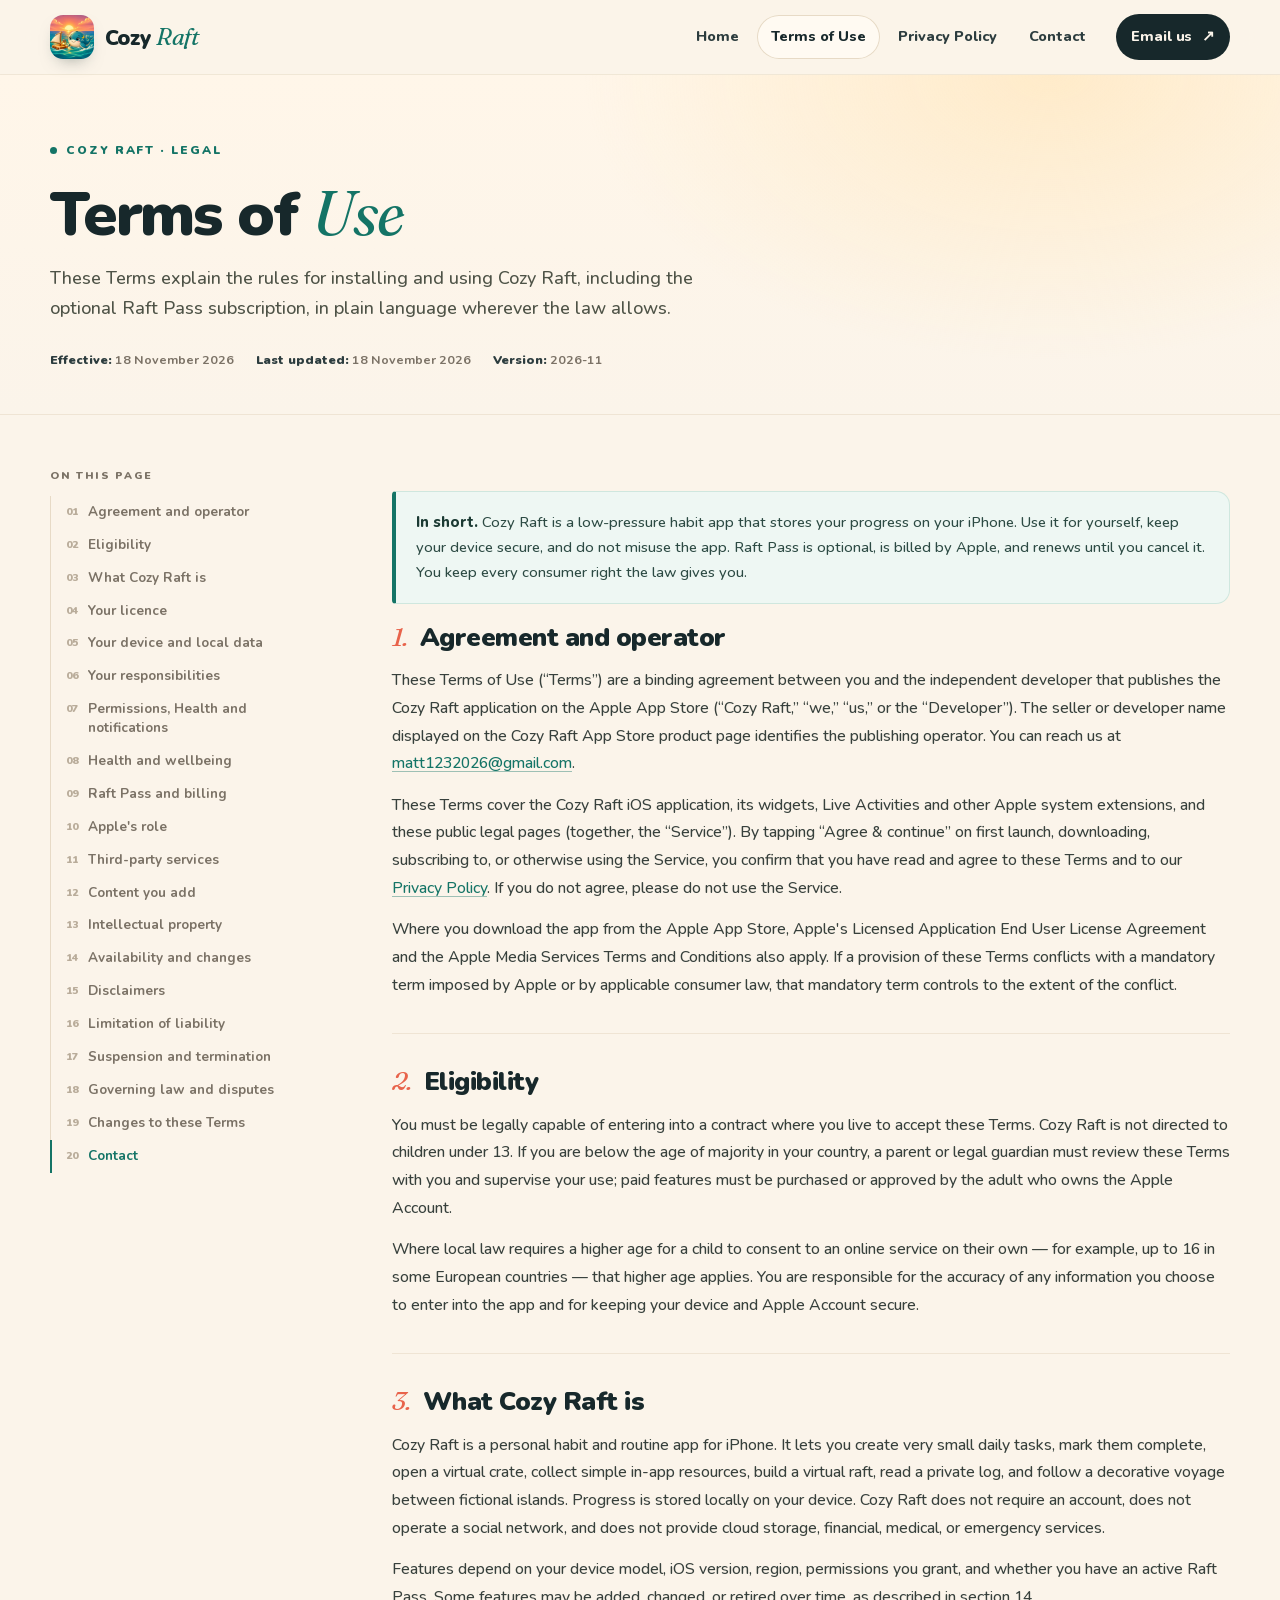
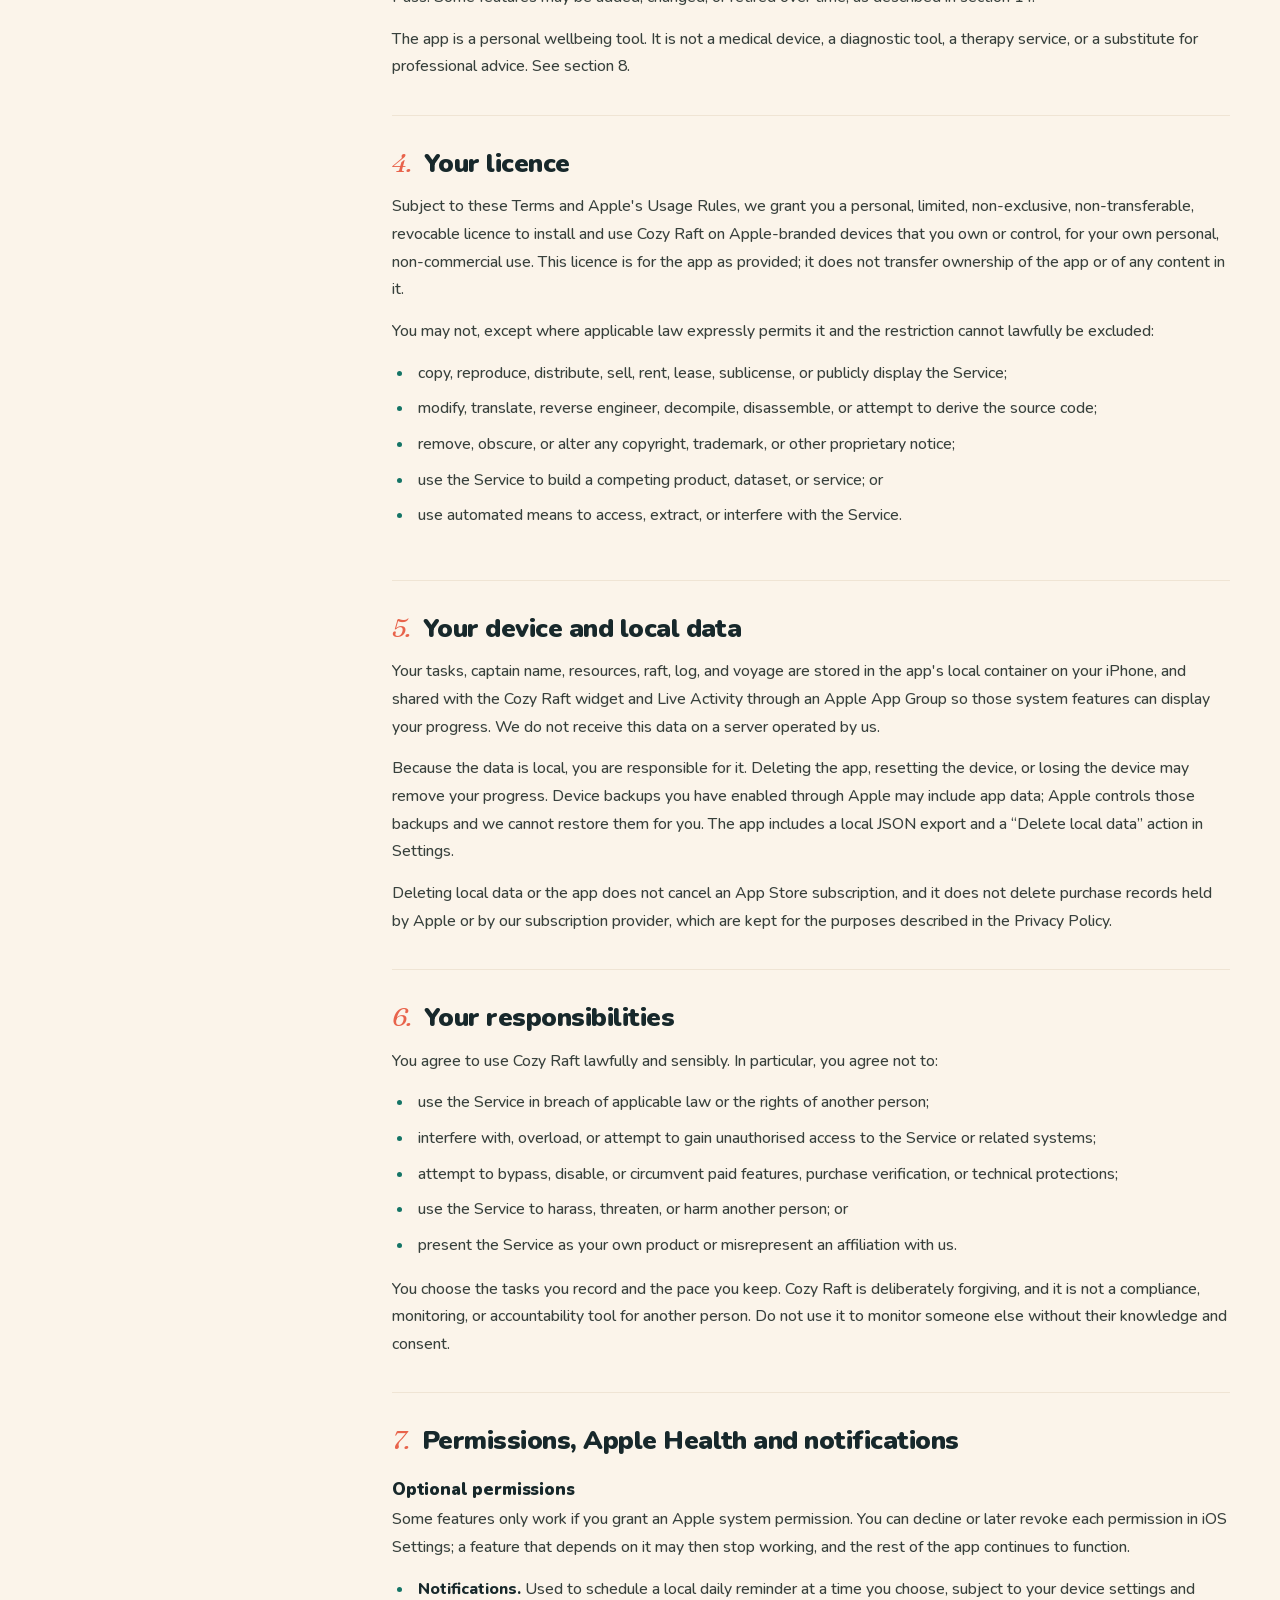
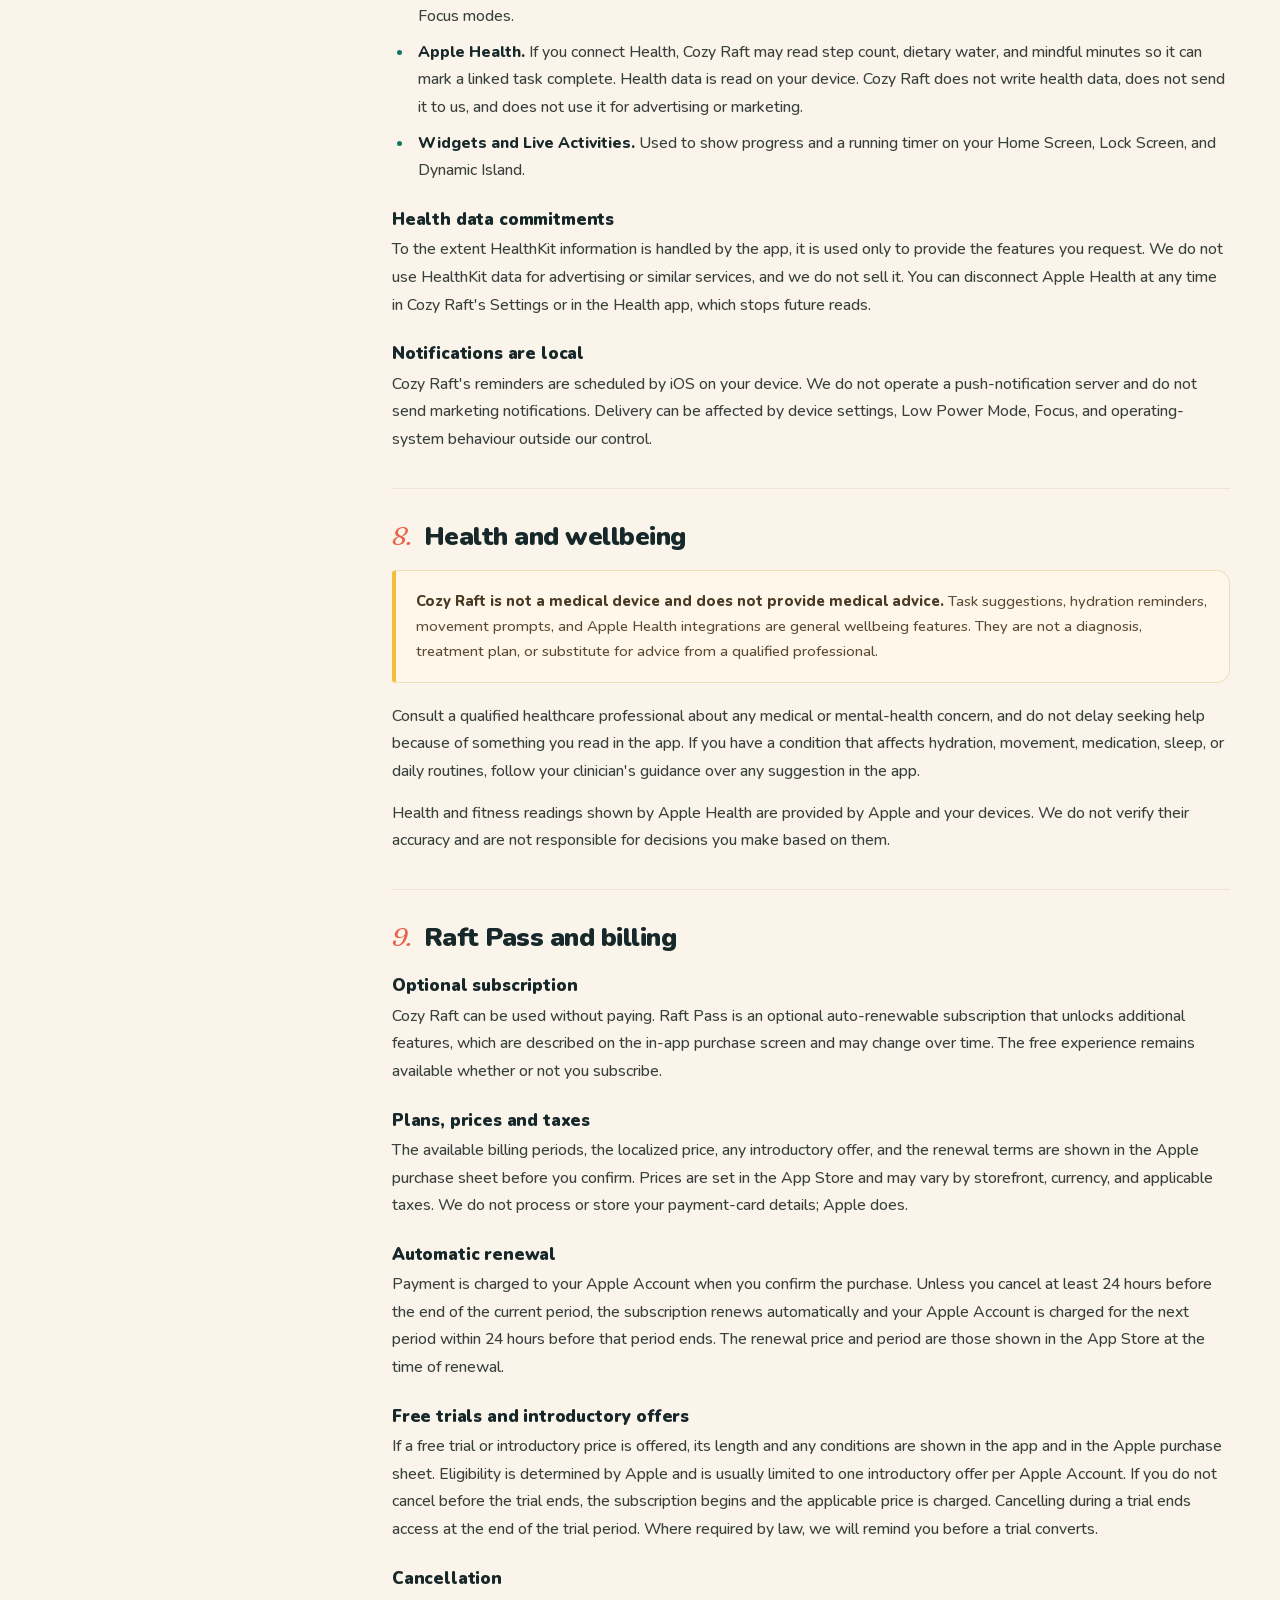
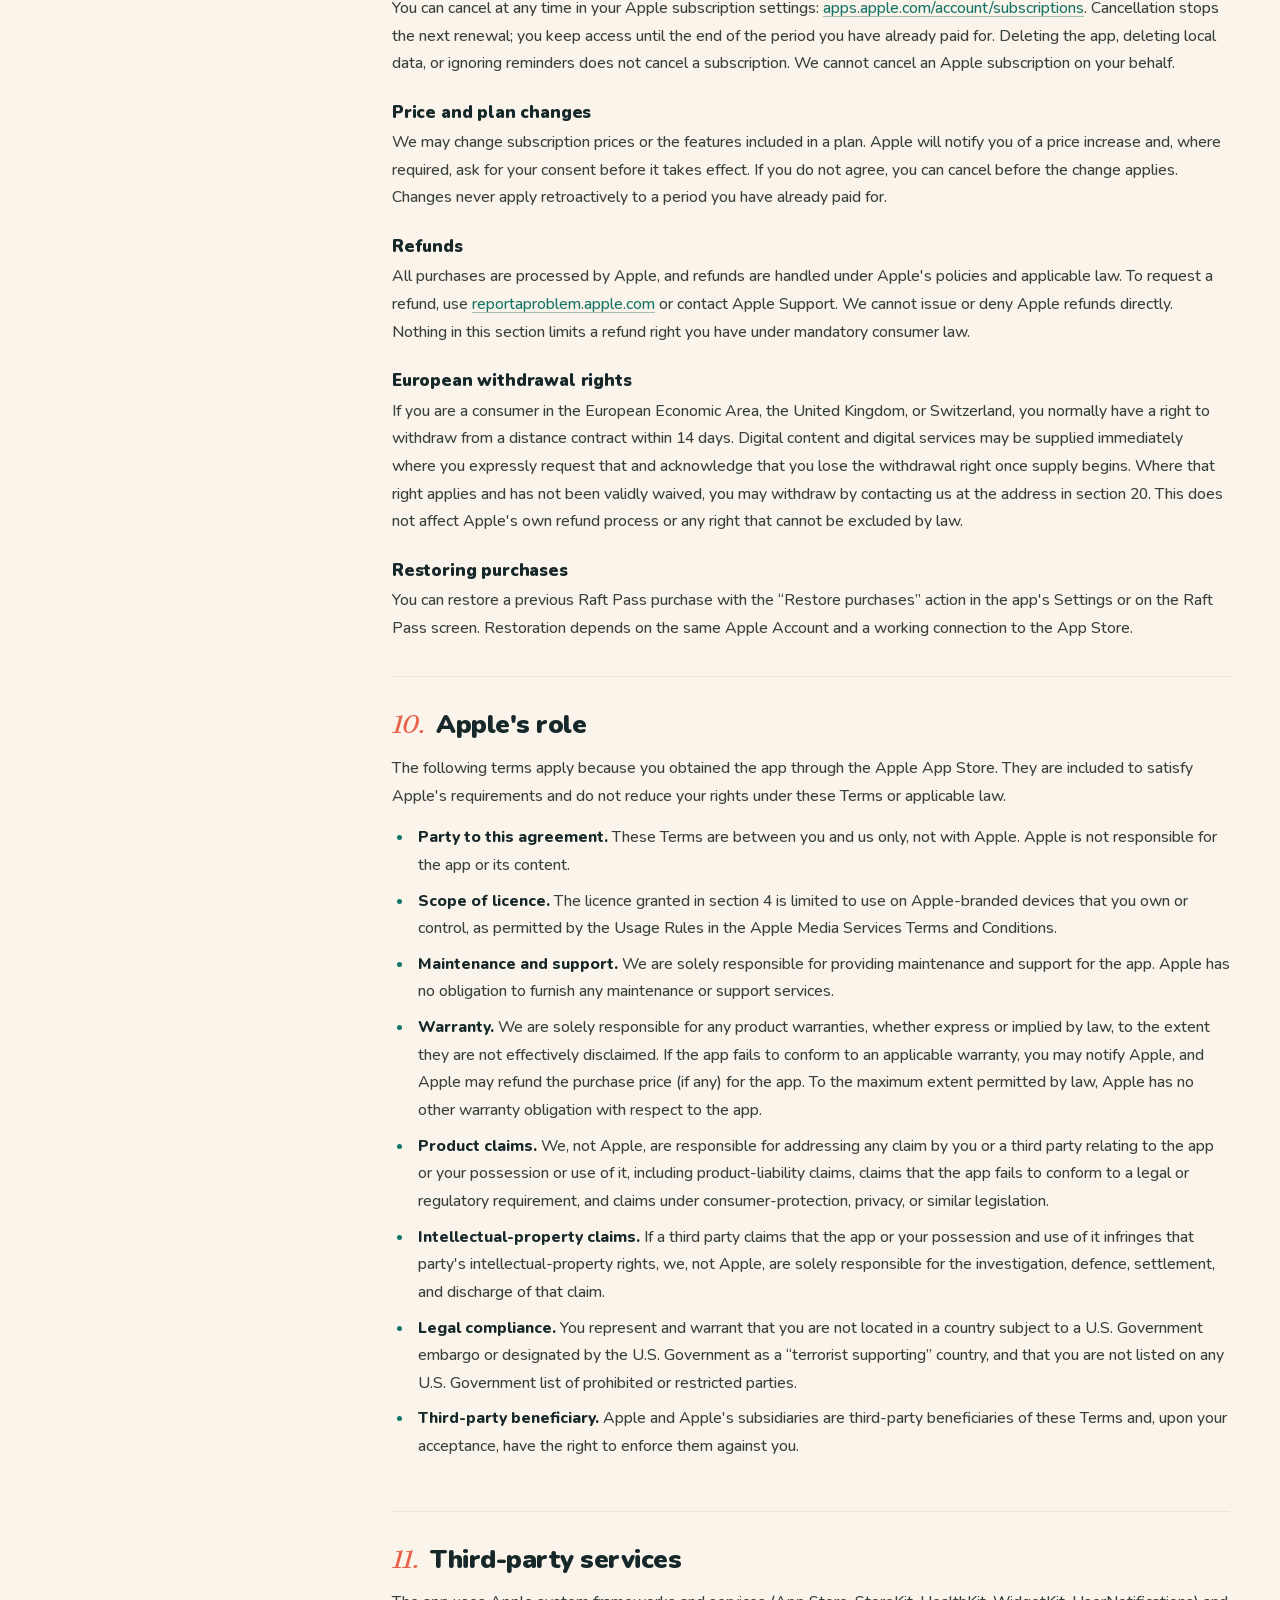
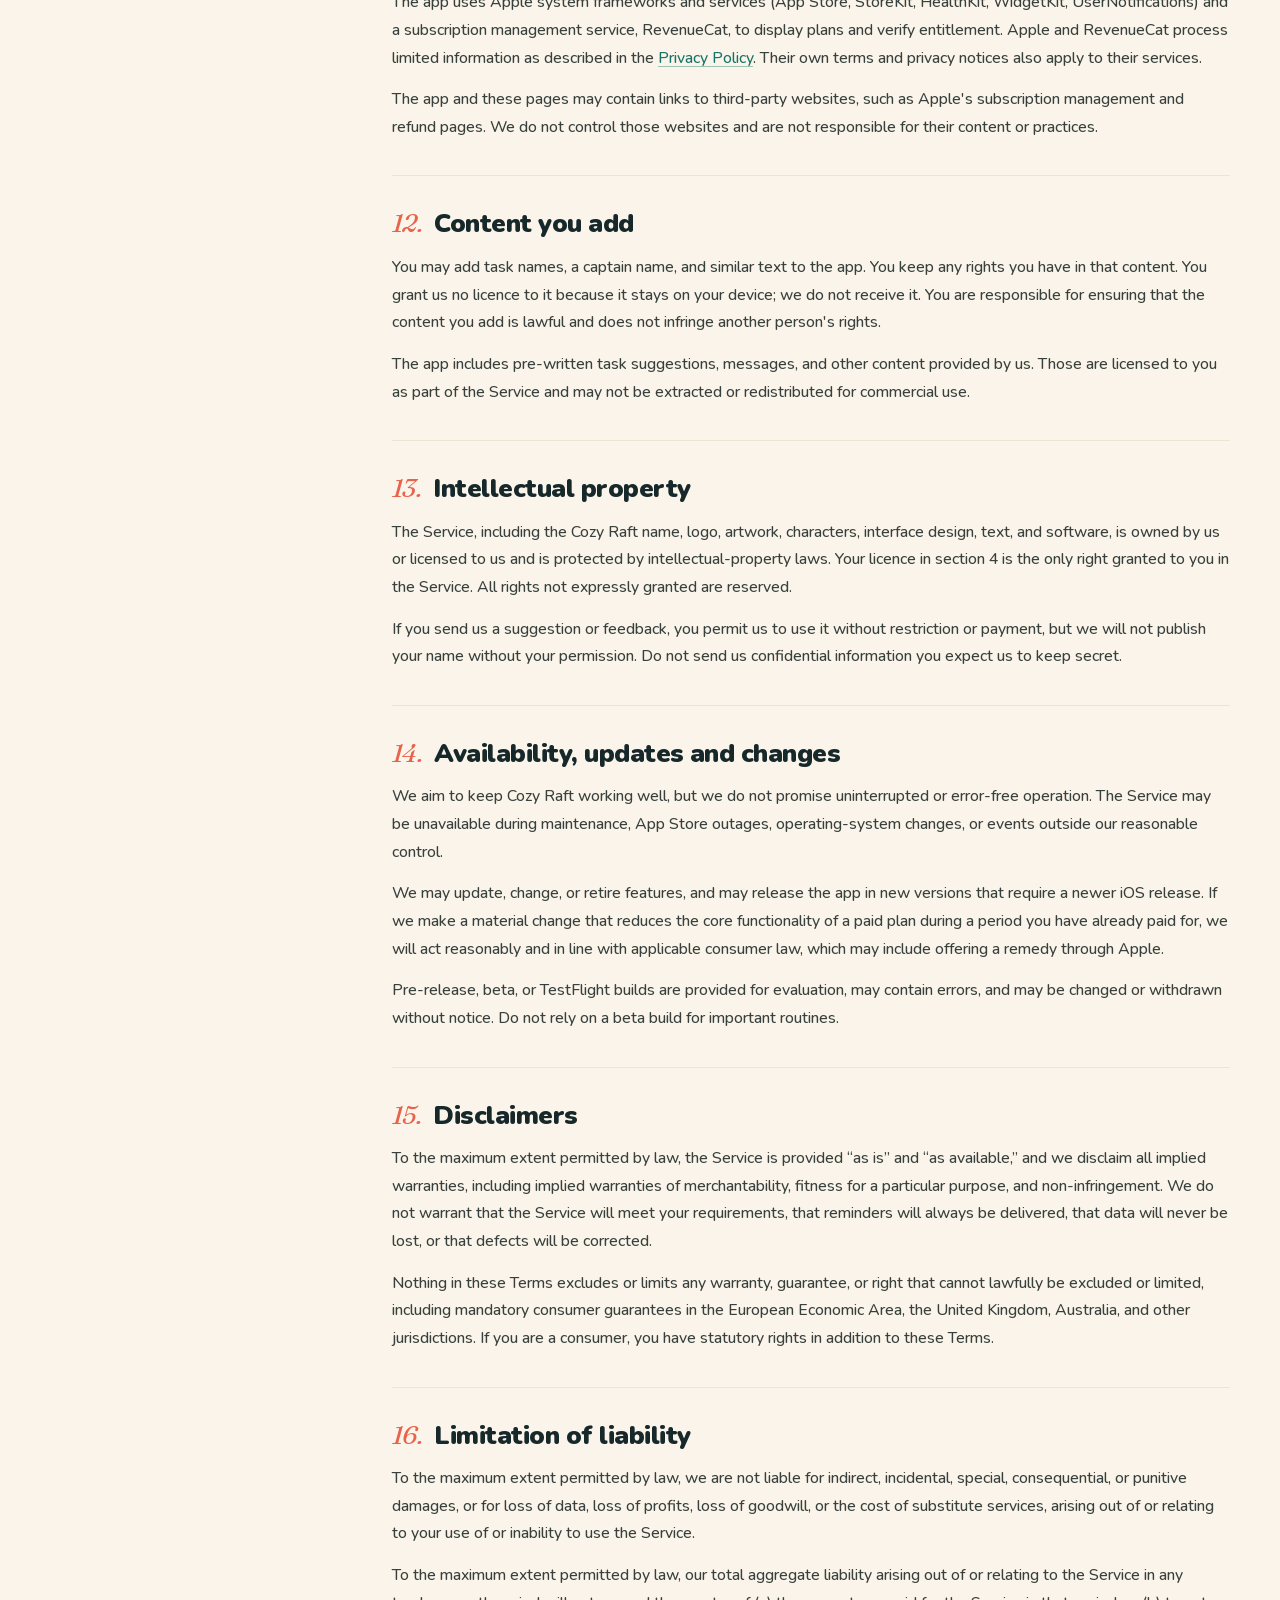
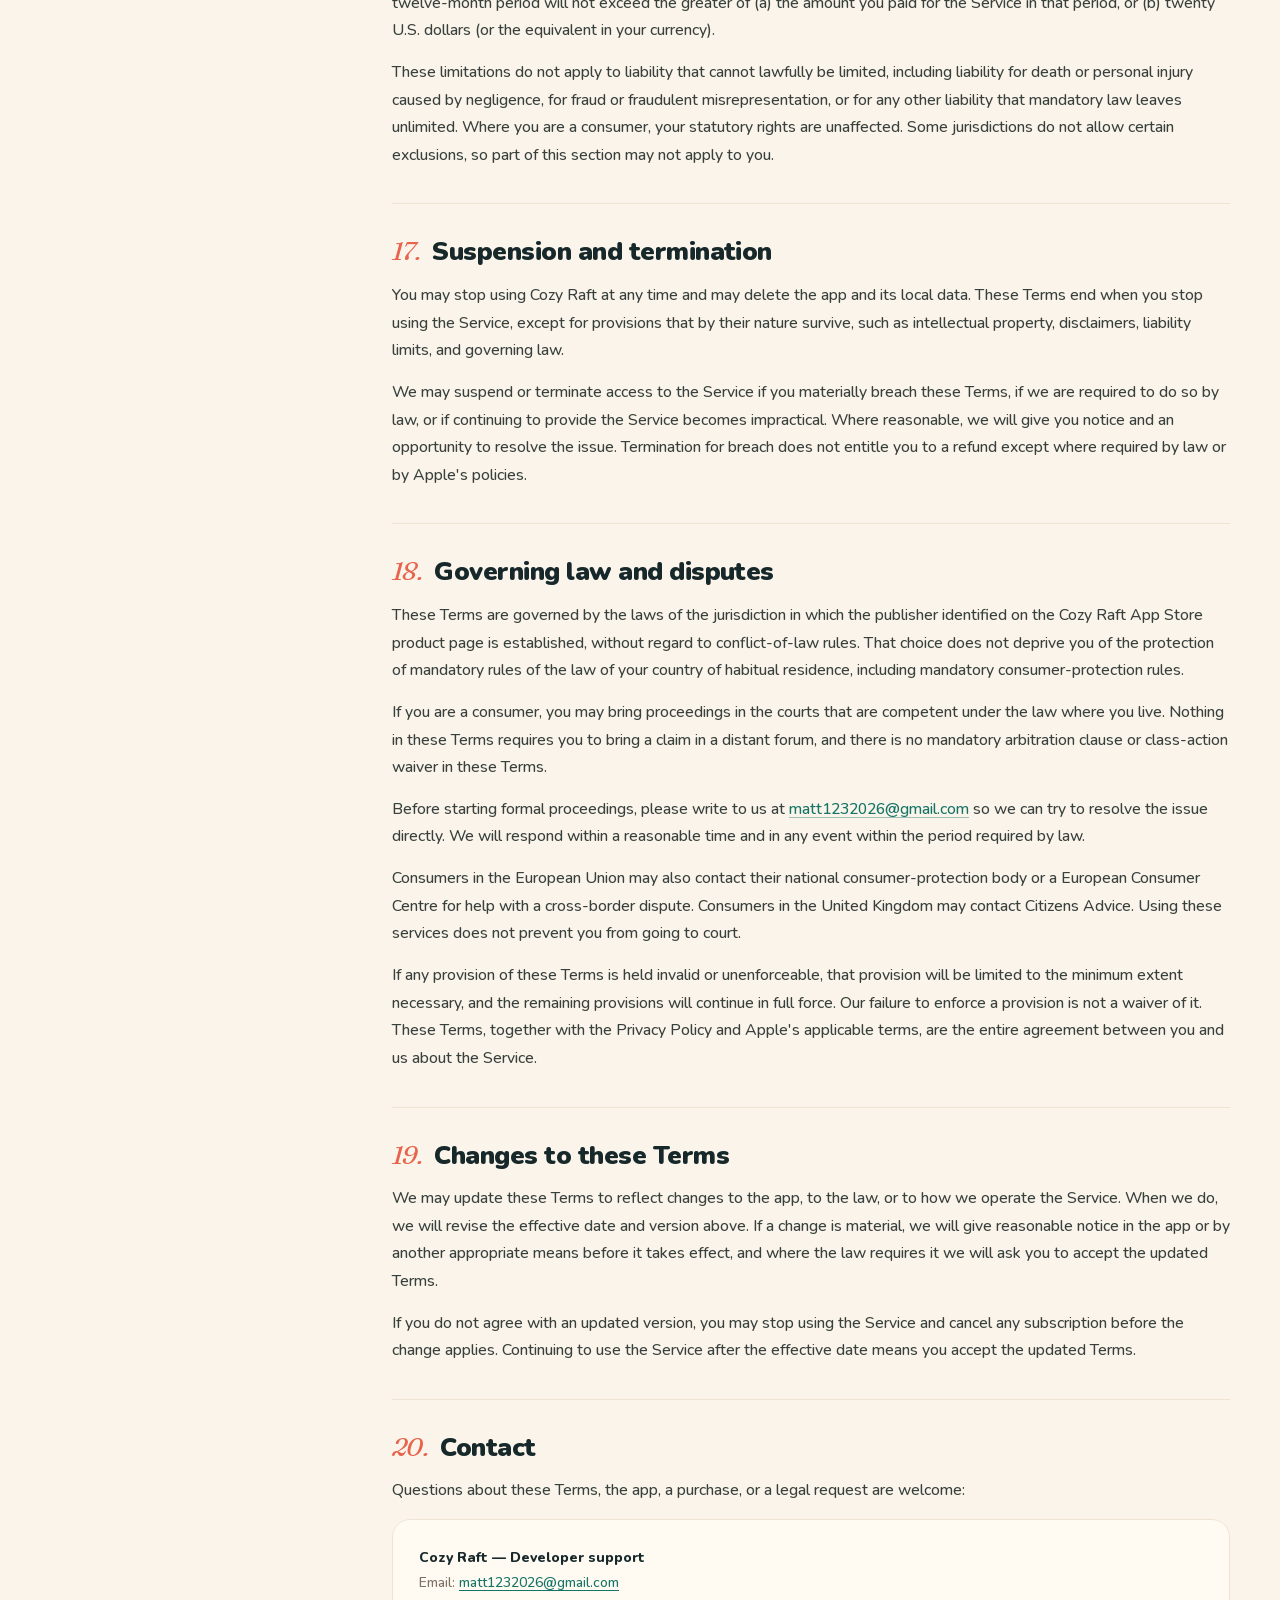
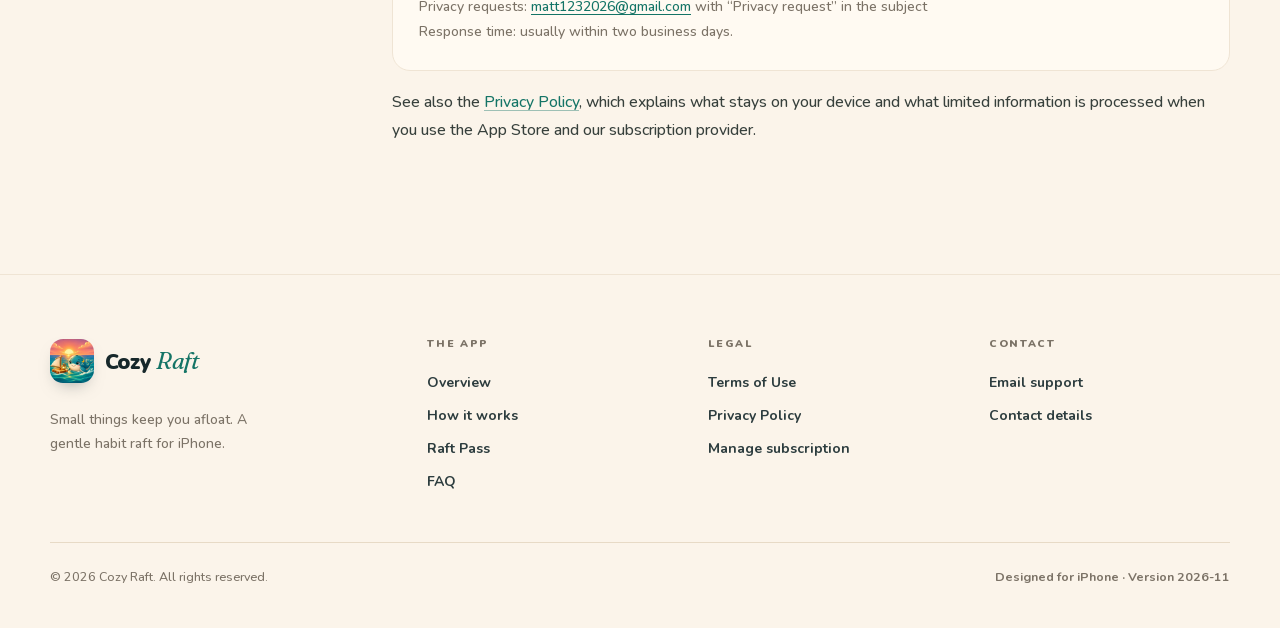
<file: terms.html>
<!doctype html>
<html lang="en">
<head>
  <meta charset="utf-8">
  <meta name="viewport" content="width=device-width, initial-scale=1">
  <title>Terms of Use · Cozy Raft</title>
  <meta name="description" content="Cozy Raft Terms of Use: licence, subscriptions and billing, Apple Health, acceptable use, consumer rights, and how to contact us.">
  <meta name="theme-color" content="#fbf4ea">
  <link rel="canonical" href="https://hjdaskdasds.github.io/cozyraft/terms.html">
  <meta property="og:type" content="article">
  <meta property="og:title" content="Terms of Use · Cozy Raft">
  <meta property="og:description" content="The rules for using Cozy Raft, including Raft Pass subscriptions and your consumer rights.">
  <link rel="icon" href="assets/icon-256.png" sizes="256x256" type="image/png">
  <link rel="icon" href="assets/favicon-32.png" sizes="32x32" type="image/png">
  <link rel="apple-touch-icon" href="assets/apple-touch-icon.png">
  <script>document.documentElement.classList.add("js");</script>
  <link rel="stylesheet" href="assets/fonts.css">
  <link rel="stylesheet" href="styles.css">
</head>
<body>
<a class="skip-link" href="#main">Skip to content</a>

<header class="site-nav">
  <div class="shell nav-inner">
    <a class="brand" href="index.html" aria-label="Cozy Raft home">
      <img src="assets/icon-256.png" alt="" width="44" height="44">
      <span class="brand-name">Cozy <em>Raft</em></span>
    </a>
    <button class="nav-toggle" type="button" aria-expanded="false" aria-controls="primary-nav">
      <span class="nav-bars" aria-hidden="true"></span><span class="sr-only">Open menu</span>
    </button>
    <nav class="nav-links" id="primary-nav" aria-label="Primary">
      <a href="index.html">Home</a>
      <a href="terms.html" aria-current="page">Terms of Use</a>
      <a href="privacy.html">Privacy Policy</a>
      <a href="index.html#contact">Contact</a>
      <span class="nav-action"><a class="button button--ink button--small" href="mailto:matt1232026@gmail.com?subject=Cozy%20Raft%20question">Email us <span aria-hidden="true">↗</span></a></span>
    </nav>
  </div>
</header>

<main id="main">
  <div class="legal-hero">
    <div class="shell">
      <p class="eyebrow">Cozy Raft · Legal</p>
      <h1>Terms of <em>Use</em></h1>
      <p class="legal-lede">These Terms explain the rules for installing and using Cozy Raft, including the optional Raft Pass subscription, in plain language wherever the law allows.</p>
      <p class="legal-meta">
        <span><strong>Effective:</strong> 18 November 2026</span>
        <span><strong>Last updated:</strong> 18 November 2026</span>
        <span><strong>Version:</strong> 2026-11</span>
      </p>
    </div>
  </div>

  <div class="shell legal-layout">
    <nav class="legal-toc" aria-label="Contents">
      <h2>On this page</h2>
      <ol>
        <li><a href="#agreement">Agreement and operator</a></li>
        <li><a href="#eligibility">Eligibility</a></li>
        <li><a href="#service">What Cozy Raft is</a></li>
        <li><a href="#licence">Your licence</a></li>
        <li><a href="#local-data">Your device and local data</a></li>
        <li><a href="#responsibilities">Your responsibilities</a></li>
        <li><a href="#permissions">Permissions, Health and notifications</a></li>
        <li><a href="#health">Health and wellbeing</a></li>
        <li><a href="#subscriptions">Raft Pass and billing</a></li>
        <li><a href="#apple">Apple's role</a></li>
        <li><a href="#third-parties">Third-party services</a></li>
        <li><a href="#content">Content you add</a></li>
        <li><a href="#ip">Intellectual property</a></li>
        <li><a href="#availability">Availability and changes</a></li>
        <li><a href="#disclaimers">Disclaimers</a></li>
        <li><a href="#liability">Limitation of liability</a></li>
        <li><a href="#termination">Suspension and termination</a></li>
        <li><a href="#law">Governing law and disputes</a></li>
        <li><a href="#changes">Changes to these Terms</a></li>
        <li><a href="#contact">Contact</a></li>
      </ol>
    </nav>

    <article class="legal-body">
      <div class="callout callout--teal">
        <strong>In short.</strong> Cozy Raft is a low-pressure habit app that stores your progress on your iPhone. Use it for yourself, keep your device secure, and do not misuse the app. Raft Pass is optional, is billed by Apple, and renews until you cancel it. You keep every consumer right the law gives you.
      </div>

      <section id="agreement">
        <h2><span class="num">1.</span> Agreement and operator</h2>
        <p>These Terms of Use (“Terms”) are a binding agreement between you and the independent developer that publishes the Cozy Raft application on the Apple App Store (“Cozy Raft,” “we,” “us,” or the “Developer”). The seller or developer name displayed on the Cozy Raft App Store product page identifies the publishing operator. You can reach us at <a href="mailto:matt1232026@gmail.com">matt1232026@gmail.com</a>.</p>
        <p>These Terms cover the Cozy Raft iOS application, its widgets, Live Activities and other Apple system extensions, and these public legal pages (together, the “Service”). By tapping “Agree &amp; continue” on first launch, downloading, subscribing to, or otherwise using the Service, you confirm that you have read and agree to these Terms and to our <a href="privacy.html">Privacy Policy</a>. If you do not agree, please do not use the Service.</p>
        <p>Where you download the app from the Apple App Store, Apple's Licensed Application End User License Agreement and the Apple Media Services Terms and Conditions also apply. If a provision of these Terms conflicts with a mandatory term imposed by Apple or by applicable consumer law, that mandatory term controls to the extent of the conflict.</p>
      </section>

      <section id="eligibility">
        <h2><span class="num">2.</span> Eligibility</h2>
        <p>You must be legally capable of entering into a contract where you live to accept these Terms. Cozy Raft is not directed to children under 13. If you are below the age of majority in your country, a parent or legal guardian must review these Terms with you and supervise your use; paid features must be purchased or approved by the adult who owns the Apple Account.</p>
        <p>Where local law requires a higher age for a child to consent to an online service on their own — for example, up to 16 in some European countries — that higher age applies. You are responsible for the accuracy of any information you choose to enter into the app and for keeping your device and Apple Account secure.</p>
      </section>

      <section id="service">
        <h2><span class="num">3.</span> What Cozy Raft is</h2>
        <p>Cozy Raft is a personal habit and routine app for iPhone. It lets you create very small daily tasks, mark them complete, open a virtual crate, collect simple in-app resources, build a virtual raft, read a private log, and follow a decorative voyage between fictional islands. Progress is stored locally on your device. Cozy Raft does not require an account, does not operate a social network, and does not provide cloud storage, financial, medical, or emergency services.</p>
        <p>Features depend on your device model, iOS version, region, permissions you grant, and whether you have an active Raft Pass. Some features may be added, changed, or retired over time, as described in section 14.</p>
        <p>The app is a personal wellbeing tool. It is not a medical device, a diagnostic tool, a therapy service, or a substitute for professional advice. See section 8.</p>
      </section>

      <section id="licence">
        <h2><span class="num">4.</span> Your licence</h2>
        <p>Subject to these Terms and Apple's Usage Rules, we grant you a personal, limited, non-exclusive, non-transferable, revocable licence to install and use Cozy Raft on Apple-branded devices that you own or control, for your own personal, non-commercial use. This licence is for the app as provided; it does not transfer ownership of the app or of any content in it.</p>
        <p>You may not, except where applicable law expressly permits it and the restriction cannot lawfully be excluded:</p>
        <ul>
          <li>copy, reproduce, distribute, sell, rent, lease, sublicense, or publicly display the Service;</li>
          <li>modify, translate, reverse engineer, decompile, disassemble, or attempt to derive the source code;</li>
          <li>remove, obscure, or alter any copyright, trademark, or other proprietary notice;</li>
          <li>use the Service to build a competing product, dataset, or service; or</li>
          <li>use automated means to access, extract, or interfere with the Service.</li>
        </ul>
      </section>

      <section id="local-data">
        <h2><span class="num">5.</span> Your device and local data</h2>
        <p>Your tasks, captain name, resources, raft, log, and voyage are stored in the app's local container on your iPhone, and shared with the Cozy Raft widget and Live Activity through an Apple App Group so those system features can display your progress. We do not receive this data on a server operated by us.</p>
        <p>Because the data is local, you are responsible for it. Deleting the app, resetting the device, or losing the device may remove your progress. Device backups you have enabled through Apple may include app data; Apple controls those backups and we cannot restore them for you. The app includes a local JSON export and a “Delete local data” action in Settings.</p>
        <p>Deleting local data or the app does not cancel an App Store subscription, and it does not delete purchase records held by Apple or by our subscription provider, which are kept for the purposes described in the Privacy Policy.</p>
      </section>

      <section id="responsibilities">
        <h2><span class="num">6.</span> Your responsibilities</h2>
        <p>You agree to use Cozy Raft lawfully and sensibly. In particular, you agree not to:</p>
        <ul>
          <li>use the Service in breach of applicable law or the rights of another person;</li>
          <li>interfere with, overload, or attempt to gain unauthorised access to the Service or related systems;</li>
          <li>attempt to bypass, disable, or circumvent paid features, purchase verification, or technical protections;</li>
          <li>use the Service to harass, threaten, or harm another person; or</li>
          <li>present the Service as your own product or misrepresent an affiliation with us.</li>
        </ul>
        <p>You choose the tasks you record and the pace you keep. Cozy Raft is deliberately forgiving, and it is not a compliance, monitoring, or accountability tool for another person. Do not use it to monitor someone else without their knowledge and consent.</p>
      </section>

      <section id="permissions">
        <h2><span class="num">7.</span> Permissions, Apple Health and notifications</h2>
        <h3>Optional permissions</h3>
        <p>Some features only work if you grant an Apple system permission. You can decline or later revoke each permission in iOS Settings; a feature that depends on it may then stop working, and the rest of the app continues to function.</p>
        <ul>
          <li><strong>Notifications.</strong> Used to schedule a local daily reminder at a time you choose, subject to your device settings and Focus modes.</li>
          <li><strong>Apple Health.</strong> If you connect Health, Cozy Raft may read step count, dietary water, and mindful minutes so it can mark a linked task complete. Health data is read on your device. Cozy Raft does not write health data, does not send it to us, and does not use it for advertising or marketing.</li>
          <li><strong>Widgets and Live Activities.</strong> Used to show progress and a running timer on your Home Screen, Lock Screen, and Dynamic Island.</li>
        </ul>
        <h3>Health data commitments</h3>
        <p>To the extent HealthKit information is handled by the app, it is used only to provide the features you request. We do not use HealthKit data for advertising or similar services, and we do not sell it. You can disconnect Apple Health at any time in Cozy Raft's Settings or in the Health app, which stops future reads.</p>
        <h3>Notifications are local</h3>
        <p>Cozy Raft's reminders are scheduled by iOS on your device. We do not operate a push-notification server and do not send marketing notifications. Delivery can be affected by device settings, Low Power Mode, Focus, and operating-system behaviour outside our control.</p>
      </section>

      <section id="health">
        <h2><span class="num">8.</span> Health and wellbeing</h2>
        <div class="callout">
          <strong>Cozy Raft is not a medical device and does not provide medical advice.</strong> Task suggestions, hydration reminders, movement prompts, and Apple Health integrations are general wellbeing features. They are not a diagnosis, treatment plan, or substitute for advice from a qualified professional.
        </div>
        <p>Consult a qualified healthcare professional about any medical or mental-health concern, and do not delay seeking help because of something you read in the app. If you have a condition that affects hydration, movement, medication, sleep, or daily routines, follow your clinician's guidance over any suggestion in the app.</p>
        <p>Health and fitness readings shown by Apple Health are provided by Apple and your devices. We do not verify their accuracy and are not responsible for decisions you make based on them.</p>
      </section>

      <section id="subscriptions">
        <h2><span class="num">9.</span> Raft Pass and billing</h2>
        <h3>Optional subscription</h3>
        <p>Cozy Raft can be used without paying. Raft Pass is an optional auto-renewable subscription that unlocks additional features, which are described on the in-app purchase screen and may change over time. The free experience remains available whether or not you subscribe.</p>

        <h3>Plans, prices and taxes</h3>
        <p>The available billing periods, the localized price, any introductory offer, and the renewal terms are shown in the Apple purchase sheet before you confirm. Prices are set in the App Store and may vary by storefront, currency, and applicable taxes. We do not process or store your payment-card details; Apple does.</p>

        <h3>Automatic renewal</h3>
        <p>Payment is charged to your Apple Account when you confirm the purchase. Unless you cancel at least 24 hours before the end of the current period, the subscription renews automatically and your Apple Account is charged for the next period within 24 hours before that period ends. The renewal price and period are those shown in the App Store at the time of renewal.</p>

        <h3>Free trials and introductory offers</h3>
        <p>If a free trial or introductory price is offered, its length and any conditions are shown in the app and in the Apple purchase sheet. Eligibility is determined by Apple and is usually limited to one introductory offer per Apple Account. If you do not cancel before the trial ends, the subscription begins and the applicable price is charged. Cancelling during a trial ends access at the end of the trial period. Where required by law, we will remind you before a trial converts.</p>

        <h3>Cancellation</h3>
        <p>You can cancel at any time in your Apple subscription settings: <a href="https://apps.apple.com/account/subscriptions" rel="noopener">apps.apple.com/account/subscriptions</a>. Cancellation stops the next renewal; you keep access until the end of the period you have already paid for. Deleting the app, deleting local data, or ignoring reminders does not cancel a subscription. We cannot cancel an Apple subscription on your behalf.</p>

        <h3>Price and plan changes</h3>
        <p>We may change subscription prices or the features included in a plan. Apple will notify you of a price increase and, where required, ask for your consent before it takes effect. If you do not agree, you can cancel before the change applies. Changes never apply retroactively to a period you have already paid for.</p>

        <h3>Refunds</h3>
        <p>All purchases are processed by Apple, and refunds are handled under Apple's policies and applicable law. To request a refund, use <a href="https://reportaproblem.apple.com" rel="noopener">reportaproblem.apple.com</a> or contact Apple Support. We cannot issue or deny Apple refunds directly. Nothing in this section limits a refund right you have under mandatory consumer law.</p>

        <h3>European withdrawal rights</h3>
        <p>If you are a consumer in the European Economic Area, the United Kingdom, or Switzerland, you normally have a right to withdraw from a distance contract within 14 days. Digital content and digital services may be supplied immediately where you expressly request that and acknowledge that you lose the withdrawal right once supply begins. Where that right applies and has not been validly waived, you may withdraw by contacting us at the address in section 20. This does not affect Apple's own refund process or any right that cannot be excluded by law.</p>

        <h3>Restoring purchases</h3>
        <p>You can restore a previous Raft Pass purchase with the “Restore purchases” action in the app's Settings or on the Raft Pass screen. Restoration depends on the same Apple Account and a working connection to the App Store.</p>
      </section>

      <section id="apple">
        <h2><span class="num">10.</span> Apple's role</h2>
        <p>The following terms apply because you obtained the app through the Apple App Store. They are included to satisfy Apple's requirements and do not reduce your rights under these Terms or applicable law.</p>
        <ul>
          <li><strong>Party to this agreement.</strong> These Terms are between you and us only, not with Apple. Apple is not responsible for the app or its content.</li>
          <li><strong>Scope of licence.</strong> The licence granted in section 4 is limited to use on Apple-branded devices that you own or control, as permitted by the Usage Rules in the Apple Media Services Terms and Conditions.</li>
          <li><strong>Maintenance and support.</strong> We are solely responsible for providing maintenance and support for the app. Apple has no obligation to furnish any maintenance or support services.</li>
          <li><strong>Warranty.</strong> We are solely responsible for any product warranties, whether express or implied by law, to the extent they are not effectively disclaimed. If the app fails to conform to an applicable warranty, you may notify Apple, and Apple may refund the purchase price (if any) for the app. To the maximum extent permitted by law, Apple has no other warranty obligation with respect to the app.</li>
          <li><strong>Product claims.</strong> We, not Apple, are responsible for addressing any claim by you or a third party relating to the app or your possession or use of it, including product-liability claims, claims that the app fails to conform to a legal or regulatory requirement, and claims under consumer-protection, privacy, or similar legislation.</li>
          <li><strong>Intellectual-property claims.</strong> If a third party claims that the app or your possession and use of it infringes that party's intellectual-property rights, we, not Apple, are solely responsible for the investigation, defence, settlement, and discharge of that claim.</li>
          <li><strong>Legal compliance.</strong> You represent and warrant that you are not located in a country subject to a U.S. Government embargo or designated by the U.S. Government as a “terrorist supporting” country, and that you are not listed on any U.S. Government list of prohibited or restricted parties.</li>
          <li><strong>Third-party beneficiary.</strong> Apple and Apple's subsidiaries are third-party beneficiaries of these Terms and, upon your acceptance, have the right to enforce them against you.</li>
        </ul>
      </section>

      <section id="third-parties">
        <h2><span class="num">11.</span> Third-party services</h2>
        <p>The app uses Apple system frameworks and services (App Store, StoreKit, HealthKit, WidgetKit, UserNotifications) and a subscription management service, RevenueCat, to display plans and verify entitlement. Apple and RevenueCat process limited information as described in the <a href="privacy.html">Privacy Policy</a>. Their own terms and privacy notices also apply to their services.</p>
        <p>The app and these pages may contain links to third-party websites, such as Apple's subscription management and refund pages. We do not control those websites and are not responsible for their content or practices.</p>
      </section>

      <section id="content">
        <h2><span class="num">12.</span> Content you add</h2>
        <p>You may add task names, a captain name, and similar text to the app. You keep any rights you have in that content. You grant us no licence to it because it stays on your device; we do not receive it. You are responsible for ensuring that the content you add is lawful and does not infringe another person's rights.</p>
        <p>The app includes pre-written task suggestions, messages, and other content provided by us. Those are licensed to you as part of the Service and may not be extracted or redistributed for commercial use.</p>
      </section>

      <section id="ip">
        <h2><span class="num">13.</span> Intellectual property</h2>
        <p>The Service, including the Cozy Raft name, logo, artwork, characters, interface design, text, and software, is owned by us or licensed to us and is protected by intellectual-property laws. Your licence in section 4 is the only right granted to you in the Service. All rights not expressly granted are reserved.</p>
        <p>If you send us a suggestion or feedback, you permit us to use it without restriction or payment, but we will not publish your name without your permission. Do not send us confidential information you expect us to keep secret.</p>
      </section>

      <section id="availability">
        <h2><span class="num">14.</span> Availability, updates and changes</h2>
        <p>We aim to keep Cozy Raft working well, but we do not promise uninterrupted or error-free operation. The Service may be unavailable during maintenance, App Store outages, operating-system changes, or events outside our reasonable control.</p>
        <p>We may update, change, or retire features, and may release the app in new versions that require a newer iOS release. If we make a material change that reduces the core functionality of a paid plan during a period you have already paid for, we will act reasonably and in line with applicable consumer law, which may include offering a remedy through Apple.</p>
        <p>Pre-release, beta, or TestFlight builds are provided for evaluation, may contain errors, and may be changed or withdrawn without notice. Do not rely on a beta build for important routines.</p>
      </section>

      <section id="disclaimers">
        <h2><span class="num">15.</span> Disclaimers</h2>
        <p>To the maximum extent permitted by law, the Service is provided “as is” and “as available,” and we disclaim all implied warranties, including implied warranties of merchantability, fitness for a particular purpose, and non-infringement. We do not warrant that the Service will meet your requirements, that reminders will always be delivered, that data will never be lost, or that defects will be corrected.</p>
        <p>Nothing in these Terms excludes or limits any warranty, guarantee, or right that cannot lawfully be excluded or limited, including mandatory consumer guarantees in the European Economic Area, the United Kingdom, Australia, and other jurisdictions. If you are a consumer, you have statutory rights in addition to these Terms.</p>
      </section>

      <section id="liability">
        <h2><span class="num">16.</span> Limitation of liability</h2>
        <p>To the maximum extent permitted by law, we are not liable for indirect, incidental, special, consequential, or punitive damages, or for loss of data, loss of profits, loss of goodwill, or the cost of substitute services, arising out of or relating to your use of or inability to use the Service.</p>
        <p>To the maximum extent permitted by law, our total aggregate liability arising out of or relating to the Service in any twelve-month period will not exceed the greater of (a) the amount you paid for the Service in that period, or (b) twenty U.S. dollars (or the equivalent in your currency).</p>
        <p>These limitations do not apply to liability that cannot lawfully be limited, including liability for death or personal injury caused by negligence, for fraud or fraudulent misrepresentation, or for any other liability that mandatory law leaves unlimited. Where you are a consumer, your statutory rights are unaffected. Some jurisdictions do not allow certain exclusions, so part of this section may not apply to you.</p>
      </section>

      <section id="termination">
        <h2><span class="num">17.</span> Suspension and termination</h2>
        <p>You may stop using Cozy Raft at any time and may delete the app and its local data. These Terms end when you stop using the Service, except for provisions that by their nature survive, such as intellectual property, disclaimers, liability limits, and governing law.</p>
        <p>We may suspend or terminate access to the Service if you materially breach these Terms, if we are required to do so by law, or if continuing to provide the Service becomes impractical. Where reasonable, we will give you notice and an opportunity to resolve the issue. Termination for breach does not entitle you to a refund except where required by law or by Apple's policies.</p>
      </section>

      <section id="law">
        <h2><span class="num">18.</span> Governing law and disputes</h2>
        <p>These Terms are governed by the laws of the jurisdiction in which the publisher identified on the Cozy Raft App Store product page is established, without regard to conflict-of-law rules. That choice does not deprive you of the protection of mandatory rules of the law of your country of habitual residence, including mandatory consumer-protection rules.</p>
        <p>If you are a consumer, you may bring proceedings in the courts that are competent under the law where you live. Nothing in these Terms requires you to bring a claim in a distant forum, and there is no mandatory arbitration clause or class-action waiver in these Terms.</p>
        <p>Before starting formal proceedings, please write to us at <a href="mailto:matt1232026@gmail.com">matt1232026@gmail.com</a> so we can try to resolve the issue directly. We will respond within a reasonable time and in any event within the period required by law.</p>
        <p>Consumers in the European Union may also contact their national consumer-protection body or a European Consumer Centre for help with a cross-border dispute. Consumers in the United Kingdom may contact Citizens Advice. Using these services does not prevent you from going to court.</p>
        <p>If any provision of these Terms is held invalid or unenforceable, that provision will be limited to the minimum extent necessary, and the remaining provisions will continue in full force. Our failure to enforce a provision is not a waiver of it. These Terms, together with the Privacy Policy and Apple's applicable terms, are the entire agreement between you and us about the Service.</p>
      </section>

      <section id="changes">
        <h2><span class="num">19.</span> Changes to these Terms</h2>
        <p>We may update these Terms to reflect changes to the app, to the law, or to how we operate the Service. When we do, we will revise the effective date and version above. If a change is material, we will give reasonable notice in the app or by another appropriate means before it takes effect, and where the law requires it we will ask you to accept the updated Terms.</p>
        <p>If you do not agree with an updated version, you may stop using the Service and cancel any subscription before the change applies. Continuing to use the Service after the effective date means you accept the updated Terms.</p>
      </section>

      <section id="contact">
        <h2><span class="num">20.</span> Contact</h2>
        <p>Questions about these Terms, the app, a purchase, or a legal request are welcome:</p>
        <div class="legal-footer-note">
          <strong>Cozy Raft — Developer support</strong><br>
          Email: <a href="mailto:matt1232026@gmail.com">matt1232026@gmail.com</a><br>
          Privacy requests: <a href="mailto:matt1232026@gmail.com?subject=Privacy%20request">matt1232026@gmail.com</a> with “Privacy request” in the subject<br>
          Response time: usually within two business days.
        </div>
        <p style="margin-top:18px">See also the <a href="privacy.html">Privacy Policy</a>, which explains what stays on your device and what limited information is processed when you use the App Store and our subscription provider.</p>
      </section>
    </article>
  </div>
</main>

<footer class="site-footer">
  <div class="shell">
    <div class="footer-grid">
      <div class="footer-brand">
        <a class="brand" href="index.html" aria-label="Cozy Raft home">
          <img src="assets/icon-256.png" alt="" width="44" height="44">
          <span class="brand-name">Cozy <em>Raft</em></span>
        </a>
        <p>Small things keep you afloat. A gentle habit raft for iPhone.</p>
      </div>
      <div class="footer-col">
        <h3>The app</h3>
        <a href="index.html">Overview</a>
        <a href="index.html#how-it-works">How it works</a>
        <a href="index.html#raft-pass">Raft Pass</a>
        <a href="index.html#faq">FAQ</a>
      </div>
      <div class="footer-col">
        <h3>Legal</h3>
        <a href="terms.html" aria-current="page">Terms of Use</a>
        <a href="privacy.html">Privacy Policy</a>
        <a href="https://apps.apple.com/account/subscriptions" rel="noopener">Manage subscription</a>
      </div>
      <div class="footer-col">
        <h3>Contact</h3>
        <a href="mailto:matt1232026@gmail.com?subject=Cozy%20Raft%20question">Email support</a>
        <a href="index.html#contact">Contact details</a>
      </div>
    </div>
    <div class="footer-bottom">
      <span>© <span id="year">2026</span> Cozy Raft. All rights reserved.</span>
      <span class="made">Designed for iPhone · Version 2026-11</span>
    </div>
  </div>
</footer>

<script src="script.js"></script>
</body>
</html>
</file>
<file: assets/fonts.css>
/* Self-hosted so a visit to these pages makes no third-party requests. */
@font-face {
  font-family: 'Nunito';
  font-style: normal;
  font-weight: 200 1000;
  font-display: swap;
  src: url('fonts/nunito-latin-ext.woff2') format('woff2');
  unicode-range: U+0100-02BA, U+02BD-02C5, U+02C7-02CC, U+02CE-02D7, U+02DD-02FF, U+0304, U+0308, U+0329, U+1D00-1DBF, U+1E00-1E9F, U+1EF2-1EFF, U+2020, U+20A0-20AB, U+20AD-20C4, U+2113, U+2C60-2C7F, U+A720-A7FF;
}
@font-face {
  font-family: 'Nunito';
  font-style: normal;
  font-weight: 200 1000;
  font-display: swap;
  src: url('fonts/nunito-latin.woff2') format('woff2');
  unicode-range: U+0000-00FF, U+0131, U+0152-0153, U+02BB-02BC, U+02C6, U+02DA, U+02DC, U+0304, U+0308, U+0329, U+2000-206F, U+20AC, U+2122, U+2191, U+2193, U+2212, U+2215, U+FEFF, U+FFFD;
}
@font-face {
  font-family: 'Fraunces';
  font-style: italic;
  font-weight: 300 500;
  font-display: swap;
  src: url('fonts/fraunces-italic-latin-ext.woff2') format('woff2');
  unicode-range: U+0100-02BA, U+02BD-02C5, U+02C7-02CC, U+02CE-02D7, U+02DD-02FF, U+0304, U+0308, U+0329, U+1D00-1DBF, U+1E00-1E9F, U+1EF2-1EFF, U+2020, U+20A0-20AB, U+20AD-20C4, U+2113, U+2C60-2C7F, U+A720-A7FF;
}
@font-face {
  font-family: 'Fraunces';
  font-style: italic;
  font-weight: 300 500;
  font-display: swap;
  src: url('fonts/fraunces-italic-latin.woff2') format('woff2');
  unicode-range: U+0000-00FF, U+0131, U+0152-0153, U+02BB-02BC, U+02C6, U+02DA, U+02DC, U+0304, U+0308, U+0329, U+2000-206F, U+20AC, U+2122, U+2191, U+2193, U+2212, U+2215, U+FEFF, U+FFFD;
}
</file>
<file: styles.css>
/* ==========================================================================
   Cozy Raft — website & legal pages
   Warm paper, deep sea, editorial serif accents.
   ========================================================================== */

/* Typefaces are self-hosted in assets/fonts.css — no third-party requests. */

:root {
  --paper: #fbf4ea;
  --paper-2: #fffaf2;
  --paper-3: #f6ecdd;
  --ink: #17282b;
  --ink-soft: #2c3c3e;
  --teal: #147466;
  --teal-deep: #0e3432;
  --teal-mid: #1f8b7b;
  --coral: #e8634b;
  --coral-deep: #c24a33;
  --sun: #f4be3c;
  --mute: #7b7266;
  --edge: #e7dac6;
  --edge-soft: #efe4d4;
  --white: #ffffff;

  --serif: "Fraunces", "Iowan Old Style", "Palatino Linotype", Georgia, serif;
  --sans: "Nunito", -apple-system, BlinkMacSystemFont, "Segoe UI", Helvetica, Arial, sans-serif;

  --shell: 1180px;
  --radius-lg: 32px;
  --radius-md: 22px;
  --radius-sm: 14px;
  --shadow-soft: 0 24px 60px -32px rgba(23, 40, 43, 0.32);
  --shadow-card: 0 14px 34px -22px rgba(23, 40, 43, 0.3);
  --ease: cubic-bezier(0.22, 0.61, 0.36, 1);
}

*,
*::before,
*::after { box-sizing: border-box; }

html {
  scroll-behavior: smooth;
  -webkit-text-size-adjust: 100%;
  overflow-x: clip;
}

body {
  margin: 0;
  background: var(--paper);
  color: var(--ink);
  font-family: var(--sans);
  font-size: 17px;
  line-height: 1.65;
  font-weight: 500;
  -webkit-font-smoothing: antialiased;
  text-rendering: optimizeLegibility;
  overflow-x: hidden;
}

/* Very subtle paper texture, layered under everything. */
body::before {
  content: "";
  position: fixed;
  inset: 0;
  z-index: 0;
  pointer-events: none;
  opacity: 0.5;
  background-image: radial-gradient(rgba(23, 40, 43, 0.055) 0.6px, transparent 0.6px);
  background-size: 4px 4px;
  mask-image: linear-gradient(to bottom, rgba(0, 0, 0, 0.6), rgba(0, 0, 0, 0.25));
}

img { max-width: 100%; display: block; }

a { color: inherit; text-decoration: none; }

:focus-visible {
  outline: 3px solid rgba(232, 99, 75, 0.65);
  outline-offset: 3px;
  border-radius: 6px;
}

::selection { background: rgba(244, 190, 60, 0.45); color: var(--ink); }

.skip-link {
  position: fixed;
  top: -100px;
  left: 16px;
  z-index: 200;
  background: var(--ink);
  color: var(--paper);
  padding: 12px 18px;
  border-radius: 999px;
  font-weight: 800;
  font-size: 14px;
  transition: top 0.2s var(--ease);
}
.skip-link:focus { top: 16px; }

.sr-only {
  position: absolute;
  width: 1px; height: 1px;
  padding: 0; margin: -1px;
  overflow: hidden;
  clip: rect(0 0 0 0);
  white-space: nowrap;
  border: 0;
}

/* ---------- Type ---------- */

h1, h2, h3, h4 {
  margin: 0;
  font-weight: 900;
  letter-spacing: -0.025em;
  line-height: 1.02;
}

p { margin: 0; }

em, .accent {
  font-family: var(--serif);
  font-style: italic;
  font-weight: 400;
  letter-spacing: -0.01em;
}

.eyebrow {
  display: inline-flex;
  align-items: center;
  gap: 9px;
  font-size: 12px;
  font-weight: 900;
  letter-spacing: 0.16em;
  text-transform: uppercase;
  color: var(--coral-deep);
}
.eyebrow::before {
  content: "";
  width: 7px;
  height: 7px;
  border-radius: 50%;
  background: var(--coral);
  flex: none;
}

.eyebrow--quiet { color: var(--mute); }
.eyebrow--quiet::before { background: var(--teal); }

/* ---------- Shell ---------- */

.shell {
  width: min(var(--shell), calc(100% - 48px));
  margin-inline: auto;
  position: relative;
  z-index: 1;
}

.section { padding: 112px 0; position: relative; }
.section--tight { padding: 76px 0; }

.section-head {
  display: grid;
  grid-template-columns: 1.1fr 0.9fr;
  gap: 64px;
  align-items: end;
  margin-bottom: 56px;
}
.section-head h2 {
  font-size: clamp(36px, 4.6vw, 58px);
  margin-top: 18px;
}
.section-head h2 em { color: var(--teal); }
.section-head .section-copy { color: var(--mute); font-size: 17px; max-width: 46ch; }
.section-head .section-copy + .section-copy { margin-top: 14px; }

/* ---------- Buttons ---------- */

.button {
  display: inline-flex;
  align-items: center;
  justify-content: center;
  gap: 10px;
  min-height: 54px;
  padding: 0 26px;
  border-radius: 999px;
  border: 1px solid transparent;
  font-family: var(--sans);
  font-size: 16px;
  font-weight: 800;
  letter-spacing: -0.005em;
  cursor: pointer;
  transition: transform 0.25s var(--ease), background-color 0.25s var(--ease),
    box-shadow 0.25s var(--ease), color 0.25s var(--ease), border-color 0.25s var(--ease);
  will-change: transform;
}
.button:hover { transform: translateY(-2px); }
.button:active { transform: translateY(0); }

.button--coral {
  background: var(--coral);
  color: #fff8f2;
  box-shadow: 0 10px 0 -4px var(--coral-deep), 0 22px 40px -24px rgba(194, 74, 51, 0.8);
}
.button--coral:hover {
  background: #ec6d55;
  box-shadow: 0 12px 0 -4px var(--coral-deep), 0 26px 46px -22px rgba(194, 74, 51, 0.85);
}

.button--ink {
  background: var(--ink);
  color: var(--paper);
  box-shadow: 0 18px 36px -26px rgba(23, 40, 43, 0.9);
}
.button--ink:hover { background: #21383b; }

.button--ghost {
  background: rgba(255, 255, 255, 0.55);
  border-color: var(--edge);
  color: var(--ink);
  backdrop-filter: blur(8px);
}
.button--ghost:hover { background: #fff; border-color: #dccdb6; }

.button--small {
  min-height: 44px;
  padding: 0 18px;
  font-size: 14px;
}

.text-link {
  display: inline-flex;
  align-items: center;
  gap: 8px;
  font-weight: 800;
  font-size: 15px;
  color: var(--teal);
  border-bottom: 1.5px solid rgba(20, 116, 102, 0.28);
  padding-bottom: 3px;
  transition: border-color 0.2s var(--ease), gap 0.2s var(--ease);
}
.text-link:hover { border-color: var(--teal); gap: 12px; }

/* ---------- Navigation ---------- */

.site-nav {
  position: sticky;
  top: 0;
  z-index: 80;
  padding: 14px 0;
  background: rgba(251, 244, 234, 0.82);
  backdrop-filter: saturate(1.5) blur(18px);
  -webkit-backdrop-filter: saturate(1.5) blur(18px);
  border-bottom: 1px solid rgba(231, 218, 198, 0.55);
}
.nav-inner {
  display: flex;
  align-items: center;
  gap: 28px;
}

.brand {
  display: inline-flex;
  align-items: center;
  gap: 11px;
  flex: none;
}
.brand img {
  width: 44px;
  height: 44px;
  border-radius: 13px;
  box-shadow: 0 8px 18px -10px rgba(23, 40, 43, 0.55), inset 0 0 0 1px rgba(255, 255, 255, 0.35);
}
.brand-name {
  font-size: 21px;
  font-weight: 900;
  letter-spacing: -0.03em;
  line-height: 1;
  white-space: nowrap;
}
.brand-name em { color: var(--teal); font-size: 1.12em; font-weight: 400; }

.nav-links {
  display: flex;
  align-items: center;
  gap: 4px;
  margin-left: auto;
}
.nav-links a {
  font-size: 14.5px;
  white-space: nowrap;
  font-weight: 800;
  color: var(--ink-soft);
  padding: 10px 14px;
  border-radius: 999px;
  transition: background-color 0.2s var(--ease), color 0.2s var(--ease);
}
.nav-links a:hover { background: rgba(23, 40, 43, 0.06); color: var(--ink); }
.nav-links a[aria-current="page"] {
  background: var(--paper-2);
  box-shadow: inset 0 0 0 1px var(--edge);
  color: var(--ink);
}
.nav-action { margin-left: 12px; }
.nav-action .button { white-space: nowrap; }
.nav-links a.button { color: var(--paper); }
.nav-links a.button:hover { color: var(--paper); }
.nav-toggle { display: none; }

/* ---------- Hero ---------- */

.hero {
  position: relative;
  padding: 68px 0 96px;
  overflow: hidden;
}
.hero::before {
  content: "";
  position: absolute;
  inset: -20% -10% auto;
  height: 92%;
  background:
    radial-gradient(58% 62% at 78% 42%, rgba(255, 226, 176, 0.9), rgba(255, 226, 176, 0) 70%),
    radial-gradient(48% 54% at 12% 8%, rgba(249, 205, 190, 0.72), rgba(249, 205, 190, 0) 72%),
    linear-gradient(180deg, rgba(255, 240, 216, 0.85), rgba(251, 244, 234, 0));
  pointer-events: none;
}

.hero-grid {
  display: grid;
  grid-template-columns: 1.02fr 0.98fr;
  gap: 48px;
  align-items: center;
}

.hero-copy { position: relative; z-index: 2; padding-top: 12px; }

.hero h1 {
  font-size: clamp(48px, 6.4vw, 82px);
  margin: 22px 0 24px;
  letter-spacing: -0.04em;
}
.hero h1 .line { display: block; }
.hero h1 em { color: var(--coral); letter-spacing: -0.02em; }

.hero-lede {
  font-size: clamp(17px, 1.55vw, 20px);
  line-height: 1.62;
  color: #4e5347;
  max-width: 45ch;
}

.hero-actions {
  display: flex;
  align-items: center;
  flex-wrap: wrap;
  gap: 20px;
  margin-top: 34px;
}

.hero-meta {
  display: flex;
  align-items: center;
  flex-wrap: wrap;
  gap: 12px;
  margin-top: 34px;
  font-size: 13px;
  font-weight: 800;
  letter-spacing: 0.02em;
  color: var(--mute);
}
.hero-meta .dot {
  width: 4px; height: 4px;
  border-radius: 50%;
  background: var(--edge);
}
.hero-meta .live {
  display: inline-flex;
  align-items: center;
  gap: 7px;
  color: var(--teal);
}
.hero-meta .live::before {
  content: "";
  width: 7px; height: 7px;
  border-radius: 50%;
  background: var(--teal-mid);
  box-shadow: 0 0 0 4px rgba(31, 139, 123, 0.16);
}

/* Phone mockup */

.hero-visual {
  position: relative;
  display: flex;
  justify-content: center;
  align-items: center;
  min-height: 620px;
}
.hero-visual::before {
  content: "";
  position: absolute;
  width: 88%;
  aspect-ratio: 1;
  border-radius: 50%;
  background: radial-gradient(circle at 50% 45%, rgba(255, 214, 150, 0.85), rgba(255, 214, 150, 0) 65%);
  filter: blur(6px);
  z-index: 0;
}
.hero-sun {
  position: absolute;
  top: 44px;
  right: 6%;
  width: 132px;
  height: 132px;
  border-radius: 50%;
  background: radial-gradient(circle at 42% 38%, #fffaf0, #ffe4ae 46%, rgba(255, 214, 150, 0) 72%);
  filter: blur(2px);
  z-index: 0;
}

.phone {
  position: relative;
  z-index: 2;
  width: min(320px, 78%);
  aspect-ratio: 0.489;
  border-radius: 54px;
  background: #12201f;
  padding: 11px;
  box-shadow:
    0 2px 0 0 rgba(255, 255, 255, 0.35) inset,
    0 0 0 1.5px rgba(23, 40, 43, 0.55),
    0 48px 80px -34px rgba(19, 45, 44, 0.55),
    0 20px 40px -24px rgba(19, 45, 44, 0.4);
  transform: rotate(-3deg);
  transition: transform 0.6s var(--ease);
}
.phone:hover { transform: rotate(-1deg) translateY(-6px); }
.phone-screen {
  position: relative;
  width: 100%;
  height: 100%;
  border-radius: 44px;
  overflow: hidden;
  background: #f9cdbe;
}
.phone-screen img {
  width: 100%;
  height: 100%;
  object-fit: cover;
}
.phone::after {
  content: "";
  position: absolute;
  top: 22px;
  left: 50%;
  transform: translateX(-50%);
  width: 34%;
  height: 26px;
  border-radius: 999px;
  background: #12201f;
  z-index: 3;
}

.phone--small { width: 268px; transform: rotate(2deg); }

.float-chip {
  position: absolute;
  z-index: 4;
  display: inline-flex;
  align-items: center;
  gap: 10px;
  padding: 11px 16px 11px 12px;
  border-radius: 999px;
  background: rgba(255, 250, 242, 0.94);
  border: 1px solid rgba(255, 255, 255, 0.9);
  box-shadow: 0 18px 36px -22px rgba(23, 40, 43, 0.55);
  backdrop-filter: blur(10px);
  font-size: 13px;
  font-weight: 800;
  color: var(--ink);
  white-space: nowrap;
  animation: float 6.5s ease-in-out infinite;
}
.float-chip .chip-icon {
  width: 34px; height: 34px;
  border-radius: 50%;
  display: grid;
  place-items: center;
  background: var(--paper-2);
  box-shadow: inset 0 0 0 1px var(--edge-soft);
  font-size: 15px;
}
.float-chip small {
  display: block;
  font-size: 10.5px;
  letter-spacing: 0.09em;
  text-transform: uppercase;
  color: var(--mute);
  font-weight: 900;
  margin-bottom: 1px;
}
.float-chip--a { top: 37%; left: -4%; }
.float-chip--b { bottom: 14%; right: -4%; animation-delay: -3s; }

@keyframes float {
  0%, 100% { transform: translateY(0); }
  50% { transform: translateY(-9px); }
}

/* Wave divider */

.wave {
  display: block;
  width: 100%;
  height: 60px;
  color: var(--paper-2);
  position: relative;
  z-index: 1;
  margin-top: -1px;
}

/* ---------- Manifesto ---------- */

.manifesto {
  background: var(--paper-2);
  border-top: 1px solid var(--edge-soft);
  border-bottom: 1px solid var(--edge-soft);
  padding: 34px 0;
}
.manifesto-inner {
  display: flex;
  align-items: center;
  justify-content: center;
  gap: 26px;
  text-align: center;
  color: var(--ink);
}
.manifesto p {
  font-family: var(--serif);
  font-style: italic;
  font-size: clamp(19px, 2.1vw, 26px);
  letter-spacing: -0.01em;
  white-space: nowrap;
}
.manifesto .rule {
  height: 1px;
  flex: 1;
  max-width: 160px;
  background: linear-gradient(90deg, transparent, var(--edge), transparent);
}

/* ---------- Steps ---------- */

.steps {
  display: grid;
  grid-template-columns: repeat(3, 1fr);
  gap: 22px;
  counter-reset: step;
}
.step {
  position: relative;
  background: var(--paper-2);
  border: 1px solid var(--edge-soft);
  border-radius: var(--radius-md);
  padding: 30px 26px 32px;
  counter-increment: step;
  box-shadow: var(--shadow-card);
  transition: transform 0.35s var(--ease), box-shadow 0.35s var(--ease);
}
.step:hover { transform: translateY(-4px); box-shadow: var(--shadow-soft); }
.step::before {
  content: "0" counter(step);
  font-family: var(--serif);
  font-style: italic;
  font-size: 40px;
  color: var(--coral);
  display: block;
  line-height: 1;
  margin-bottom: 22px;
}
.step h3 { font-size: 22px; margin-bottom: 10px; letter-spacing: -0.02em; }
.step p { color: var(--mute); font-size: 15.5px; }
.step .step-icon {
  position: absolute;
  top: 26px;
  right: 24px;
  width: 54px;
  height: 54px;
  border-radius: 18px;
  display: grid;
  place-items: center;
  background: var(--paper-3);
  box-shadow: inset 0 0 0 1px rgba(255, 255, 255, 0.6);
}
.step .step-icon img { width: 36px; height: 36px; object-fit: contain; }

/* ---------- Features ---------- */

.features {
  display: grid;
  grid-template-columns: repeat(3, 1fr);
  gap: 20px;
}
.feature {
  background: rgba(255, 250, 242, 0.8);
  border: 1px solid var(--edge-soft);
  border-radius: var(--radius-md);
  padding: 28px 26px 30px;
  transition: border-color 0.3s var(--ease), background-color 0.3s var(--ease), transform 0.3s var(--ease);
}
.feature:hover {
  background: #fff;
  border-color: var(--edge);
  transform: translateY(-3px);
}
.feature-icon {
  width: 58px;
  height: 58px;
  border-radius: 18px;
  display: grid;
  place-items: center;
  margin-bottom: 22px;
  box-shadow: inset 0 0 0 1px rgba(255, 255, 255, 0.55);
}
.feature-icon img { width: 38px; height: 38px; object-fit: contain; }
.tint-peach { background: #ffe3c9; }
.tint-mint { background: #d5ede5; }
.tint-sky { background: #dceef7; }
.tint-lilac { background: #e6e2f4; }
.tint-sand { background: #f7e6c9; }
.tint-rose { background: #f9d8d2; }

.feature h3 { font-size: 19px; margin-bottom: 8px; letter-spacing: -0.02em; }
.feature p { font-size: 14.8px; color: var(--mute); }

/* ---------- Showcase ---------- */

.showcase {
  background: linear-gradient(180deg, #f6e8d6, #fbf4ea 34%, #fbf4ea 66%, #f3e6d4);
  border-top: 1px solid var(--edge-soft);
  border-bottom: 1px solid var(--edge-soft);
  overflow: hidden;
}
.showcase-grid {
  display: grid;
  grid-template-columns: repeat(3, 1fr);
  gap: 36px;
  align-items: start;
  justify-items: center;
}
.showcase-item { display: grid; justify-items: center; gap: 26px; width: 100%; }
.showcase-item .phone { width: min(272px, 92%); transform: none; }
.showcase-item:nth-child(2) .phone { margin-top: 44px; }
.showcase-item:nth-child(3) .phone { margin-top: 12px; }
.showcase-caption { text-align: center; }
.showcase-caption strong {
  display: block;
  font-size: 15px;
  font-weight: 900;
}
.showcase-caption span {
  display: block;
  font-size: 13px;
  color: var(--mute);
  margin-top: 2px;
}

/* ---------- Pass band ---------- */

.pass {
  background: var(--teal-deep);
  color: var(--paper);
  position: relative;
  overflow: hidden;
}
.pass::before {
  content: "";
  position: absolute;
  width: 620px;
  height: 620px;
  border-radius: 50%;
  right: -140px;
  top: -220px;
  background: radial-gradient(circle, rgba(244, 190, 60, 0.22), rgba(244, 190, 60, 0) 62%);
}
.pass::after {
  content: "";
  position: absolute;
  left: -120px;
  bottom: -260px;
  width: 560px;
  height: 560px;
  border-radius: 50%;
  background: radial-gradient(circle, rgba(232, 99, 75, 0.18), rgba(232, 99, 75, 0) 64%);
}
.pass-grid {
  display: grid;
  grid-template-columns: 1.05fr 0.95fr;
  gap: 64px;
  align-items: center;
  position: relative;
  z-index: 1;
}
.pass .eyebrow { color: var(--sun); }
.pass .eyebrow::before { background: var(--sun); }
.pass h2 {
  font-size: clamp(36px, 4.6vw, 56px);
  margin: 20px 0 20px;
  color: #fff8ee;
}
.pass h2 em { color: #ffc9a0; }
.pass-copy { color: rgba(251, 244, 234, 0.76); font-size: 16.5px; max-width: 44ch; }
.pass-list {
  list-style: none;
  margin: 30px 0 30px;
  padding: 0;
  display: grid;
  gap: 14px;
}
.pass-list li {
  display: flex;
  gap: 12px;
  align-items: flex-start;
  font-size: 15px;
  font-weight: 700;
  color: rgba(251, 244, 234, 0.94);
}
.pass-list .tick {
  width: 22px; height: 22px;
  border-radius: 50%;
  flex: none;
  display: grid;
  place-items: center;
  background: rgba(244, 190, 60, 0.16);
  color: var(--sun);
  font-size: 12px;
  margin-top: 1px;
}
.pass-note {
  font-size: 12.5px;
  line-height: 1.6;
  color: rgba(251, 244, 234, 0.52);
  max-width: 52ch;
  margin-top: 22px;
}
.pass-note a { text-decoration: underline; text-underline-offset: 3px; color: rgba(251, 244, 234, 0.72); }

.pass-card {
  background: rgba(255, 250, 242, 0.06);
  border: 1px solid rgba(255, 250, 242, 0.16);
  border-radius: 28px;
  padding: 26px;
  backdrop-filter: blur(8px);
  box-shadow: 0 40px 80px -50px #000;
}
.pass-card-top {
  display: flex;
  align-items: center;
  justify-content: space-between;
  gap: 16px;
  padding-bottom: 20px;
  border-bottom: 1px solid rgba(255, 250, 242, 0.14);
}
.pass-badge {
  font-size: 10.5px;
  font-weight: 900;
  letter-spacing: 0.16em;
  text-transform: uppercase;
  color: var(--sun);
  padding: 7px 11px;
  border-radius: 8px;
  background: rgba(244, 190, 60, 0.12);
  border: 1px solid rgba(244, 190, 60, 0.28);
}
.pass-card-top span { font-size: 12px; color: rgba(251, 244, 234, 0.6); font-weight: 800; }
.pass-card h3 {
  font-family: var(--serif);
  font-style: italic;
  font-weight: 400;
  font-size: 30px;
  letter-spacing: -0.01em;
  margin: 22px 0 8px;
  color: #fff8ee;
}
.pass-card p { font-size: 14px; color: rgba(251, 244, 234, 0.66); }
.pass-card-list {
  list-style: none;
  margin: 26px 0 0;
  padding: 0;
  display: grid;
  gap: 10px;
}
.pass-card-list li {
  display: flex;
  align-items: center;
  gap: 13px;
  padding: 12px 14px;
  border-radius: 14px;
  background: rgba(255, 250, 242, 0.06);
  border: 1px solid rgba(255, 250, 242, 0.1);
}
.mini-icon {
  width: 40px; height: 40px;
  border-radius: 12px;
  display: grid;
  place-items: center;
  flex: none;
}
.mini-icon img { width: 26px; height: 26px; object-fit: contain; }
.mini-copy { display: grid; gap: 1px; min-width: 0; }
.mini-copy strong { font-size: 14.5px; font-weight: 800; color: #fff8ee; }
.mini-copy small { font-size: 12px; color: rgba(251, 244, 234, 0.56); }
.mini-tag {
  margin-left: auto;
  font-size: 9.5px;
  font-weight: 900;
  letter-spacing: 0.1em;
  text-transform: uppercase;
  color: var(--sun);
  opacity: 0.85;
}
.pass-card-foot {
  margin-top: 22px;
  padding-top: 18px;
  border-top: 1px dashed rgba(255, 250, 242, 0.2);
  display: flex;
  flex-wrap: wrap;
  gap: 4px 14px;
  align-items: baseline;
}
.pass-card-foot span {
  font-size: 10px;
  font-weight: 900;
  letter-spacing: 0.14em;
  text-transform: uppercase;
  color: rgba(251, 244, 234, 0.45);
}
.pass-card-foot strong { font-size: 13px; color: rgba(251, 244, 234, 0.85); font-weight: 700; }

/* ---------- Privacy strip ---------- */

.privacy-strip {
  display: grid;
  grid-template-columns: 0.9fr 1.1fr;
  gap: 56px;
  align-items: center;
}
.privacy-strip h2 {
  font-size: clamp(32px, 3.8vw, 46px);
  margin: 16px 0 18px;
}
.privacy-strip h2 em { color: var(--teal); }
.privacy-strip p { color: var(--mute); font-size: 16px; max-width: 40ch; }
.privacy-points { display: grid; gap: 12px; }
.privacy-point {
  display: flex;
  gap: 16px;
  align-items: flex-start;
  padding: 20px 22px;
  background: var(--paper-2);
  border: 1px solid var(--edge-soft);
  border-radius: 18px;
}
.privacy-point .num {
  font-family: var(--serif);
  font-style: italic;
  color: var(--coral);
  font-size: 22px;
  line-height: 1.1;
  flex: none;
  width: 26px;
}
.privacy-point strong { display: block; font-size: 16px; font-weight: 900; margin-bottom: 2px; }
.privacy-point span { font-size: 14.5px; color: var(--mute); }
.privacy-strip .text-link { margin-top: 24px; }

/* ---------- FAQ ---------- */

.faq-wrap {
  display: grid;
  grid-template-columns: 0.8fr 1.2fr;
  gap: 64px;
  align-items: start;
}
.faq-side h2 { font-size: clamp(32px, 3.8vw, 44px); margin: 16px 0 18px; }
.faq-side h2 em { color: var(--coral); }
.faq-side p { color: var(--mute); font-size: 16px; max-width: 32ch; }
.faq-list { display: grid; gap: 0; border-top: 1px solid var(--edge); }
.faq-list details {
  border-bottom: 1px solid var(--edge);
  padding: 6px 0;
}
.faq-list summary {
  list-style: none;
  cursor: pointer;
  display: flex;
  align-items: center;
  justify-content: space-between;
  gap: 20px;
  padding: 20px 4px;
  font-size: 17.5px;
  font-weight: 800;
  letter-spacing: -0.01em;
  transition: color 0.2s var(--ease);
}
.faq-list summary::-webkit-details-marker { display: none; }
.faq-list summary:hover { color: var(--teal); }
.faq-list summary .plus {
  width: 28px; height: 28px;
  flex: none;
  border-radius: 50%;
  border: 1px solid var(--edge);
  display: grid;
  place-items: center;
  font-weight: 700;
  font-size: 16px;
  color: var(--teal);
  transition: transform 0.3s var(--ease), background-color 0.3s var(--ease);
}
.faq-list details[open] summary .plus { transform: rotate(45deg); background: var(--paper-3); }
.faq-list details p {
  padding: 0 42px 22px 4px;
  color: var(--mute);
  font-size: 15.5px;
  line-height: 1.7;
}
.faq-list details p + p { padding-top: 0; }
.faq-list details a { color: var(--teal); text-decoration: underline; text-underline-offset: 3px; }

/* ---------- Contact ---------- */

.contact {
  background: var(--paper-2);
  border-top: 1px solid var(--edge-soft);
}
.contact-card {
  position: relative;
  background: var(--ink);
  color: var(--paper);
  border-radius: var(--radius-lg);
  padding: 56px;
  overflow: hidden;
  display: grid;
  grid-template-columns: 1.05fr 0.95fr;
  gap: 48px;
  align-items: center;
  box-shadow: var(--shadow-soft);
}
.contact-card::before {
  content: "";
  position: absolute;
  right: -120px;
  top: -160px;
  width: 460px;
  height: 460px;
  border-radius: 50%;
  background: radial-gradient(circle, rgba(244, 190, 60, 0.22), rgba(244, 190, 60, 0) 62%);
}
.contact-card h2 {
  font-size: clamp(32px, 3.8vw, 46px);
  margin: 16px 0 16px;
  color: #fff8ee;
}
.contact-card h2 em { color: var(--sun); }
.contact-card p { color: rgba(251, 244, 234, 0.7); font-size: 16px; max-width: 38ch; }
.contact-card .eyebrow { color: var(--sun); }
.contact-card .eyebrow::before { background: var(--sun); }
.contact-actions { display: grid; gap: 14px; position: relative; z-index: 1; }
.contact-mail {
  display: flex;
  align-items: center;
  justify-content: space-between;
  gap: 16px;
  padding: 18px 20px;
  border-radius: 16px;
  background: rgba(255, 250, 242, 0.08);
  border: 1px solid rgba(255, 250, 242, 0.16);
  transition: background-color 0.25s var(--ease), border-color 0.25s var(--ease);
}
.contact-mail:hover { background: rgba(255, 250, 242, 0.14); border-color: rgba(255, 250, 242, 0.28); }
.contact-mail .label {
  display: block;
  font-size: 10.5px;
  letter-spacing: 0.14em;
  text-transform: uppercase;
  font-weight: 900;
  color: rgba(251, 244, 234, 0.5);
  margin-bottom: 3px;
}
.contact-mail strong { font-size: 16px; font-weight: 800; }
.contact-mail .arrow { color: var(--sun); font-size: 18px; }
.contact-small {
  font-size: 12.5px;
  color: rgba(251, 244, 234, 0.48);
  line-height: 1.6;
}

/* ---------- Footer ---------- */

.site-footer {
  background: var(--paper);
  border-top: 1px solid var(--edge-soft);
  padding: 64px 0 40px;
}
.footer-grid {
  display: grid;
  grid-template-columns: 1.4fr 1fr 1fr 1fr;
  gap: 40px;
  padding-bottom: 44px;
}
.footer-brand p {
  margin-top: 16px;
  color: var(--mute);
  font-size: 14px;
  max-width: 30ch;
}
.footer-col h3 {
  font-size: 10.5px;
  letter-spacing: 0.16em;
  text-transform: uppercase;
  color: var(--mute);
  font-weight: 900;
  margin-bottom: 16px;
}
.footer-col a {
  display: block;
  font-size: 14px;
  font-weight: 700;
  color: var(--ink-soft);
  padding: 5px 0;
  transition: color 0.2s var(--ease);
}
.footer-col a:hover { color: var(--teal); }
.footer-bottom {
  border-top: 1px solid var(--edge);
  padding-top: 24px;
  display: flex;
  align-items: center;
  justify-content: space-between;
  gap: 20px;
  flex-wrap: wrap;
  font-size: 12.5px;
  color: var(--mute);
}
.footer-bottom .made { display: inline-flex; align-items: center; gap: 8px; font-weight: 700; }

/* ==========================================================================
   Legal pages
   ========================================================================== */

.legal-hero {
  padding: 60px 0 44px;
  border-bottom: 1px solid var(--edge-soft);
  background:
    radial-gradient(52% 120% at 82% 0%, rgba(255, 226, 176, 0.55), rgba(255, 226, 176, 0) 70%),
    linear-gradient(180deg, #fff6e9, var(--paper));
}
.legal-hero .eyebrow { color: var(--teal); }
.legal-hero .eyebrow::before { background: var(--teal); }
.legal-hero h1 {
  font-size: clamp(38px, 5.4vw, 62px);
  margin: 18px 0 18px;
  letter-spacing: -0.035em;
}
.legal-hero h1 em { color: var(--teal); }
.legal-lede {
  font-size: 18px;
  line-height: 1.65;
  color: #4e5347;
  max-width: 62ch;
}
.legal-meta {
  display: flex;
  flex-wrap: wrap;
  gap: 10px 22px;
  margin-top: 26px;
  font-size: 12.5px;
  font-weight: 700;
  color: var(--mute);
}
.legal-meta strong { color: var(--ink-soft); font-weight: 900; }

.legal-layout {
  display: grid;
  grid-template-columns: 270px minmax(0, 1fr);
  gap: 72px;
  padding: 56px 0 96px;
  align-items: start;
}

.legal-toc {
  position: sticky;
  top: 96px;
  font-size: 13.5px;
  max-height: calc(100vh - 130px);
  overflow: auto;
  padding-right: 8px;
  scrollbar-width: thin;
}
.legal-toc h2 {
  font-size: 10.5px;
  letter-spacing: 0.16em;
  text-transform: uppercase;
  color: var(--mute);
  font-weight: 900;
  margin-bottom: 14px;
}
.legal-toc ol {
  list-style: none;
  margin: 0;
  padding: 0;
  counter-reset: toc;
  border-left: 1px solid var(--edge);
}
.legal-toc li { counter-increment: toc; }
.legal-toc a {
  display: flex;
  gap: 10px;
  padding: 7px 0 7px 14px;
  color: var(--mute);
  font-weight: 700;
  line-height: 1.4;
  margin-left: -1px;
  border-left: 2px solid transparent;
  transition: color 0.2s var(--ease), border-color 0.2s var(--ease);
}
.legal-toc a::before {
  content: counter(toc, decimal-leading-zero);
  font-size: 10.5px;
  font-weight: 900;
  color: #b9ac9a;
  padding-top: 2px;
  flex: none;
}
.legal-toc a:hover, .legal-toc a.is-active {
  color: var(--teal);
  border-color: var(--teal);
}

.legal-body {
  font-size: 15.8px;
  line-height: 1.75;
  color: #37403c;
  min-width: 0;
}
.legal-body > section {
  padding-bottom: 34px;
  margin-bottom: 34px;
  border-bottom: 1px solid var(--edge-soft);
  scroll-margin-top: 96px;
}
.legal-body > section:last-child { border-bottom: 0; margin-bottom: 0; }
.legal-body h2 {
  font-size: 26px;
  letter-spacing: -0.02em;
  margin-bottom: 16px;
  color: var(--ink);
  display: flex;
  gap: 12px;
  align-items: baseline;
}
.legal-body h2 .num {
  font-family: var(--serif);
  font-style: italic;
  font-weight: 400;
  color: var(--coral);
  font-size: 26px;
  flex: none;
}
.legal-body h3 {
  font-size: 17px;
  font-weight: 900;
  letter-spacing: -0.01em;
  margin: 26px 0 8px;
  color: var(--ink);
}
.legal-body p { margin-bottom: 14px; }
.legal-body p:last-child { margin-bottom: 0; }
.legal-body ul, .legal-body ol { margin: 0 0 16px; padding-left: 22px; }
.legal-body li { margin-bottom: 8px; padding-left: 4px; }
.legal-body li::marker { color: var(--teal); }
.legal-body strong { color: var(--ink); font-weight: 800; }
.legal-body a {
  color: var(--teal);
  text-decoration: underline;
  text-decoration-thickness: 1px;
  text-underline-offset: 3px;
  text-decoration-color: rgba(20, 116, 102, 0.4);
}
.legal-body a:hover { text-decoration-color: var(--teal); }

.callout {
  background: #fff7e9;
  border: 1px solid #f0dcbb;
  border-left: 4px solid var(--sun);
  border-radius: 4px 14px 14px 4px;
  padding: 18px 20px;
  margin: 20px 0;
  font-size: 14.8px;
  line-height: 1.68;
  color: #5b4a33;
}
.callout strong { color: #4a3a24; }
.callout--teal {
  background: #eef7f3;
  border-color: #cfe7de;
  border-left-color: var(--teal);
  color: #2c4a43;
}
.callout--teal strong { color: #1b3a33; }

.legal-table {
  width: 100%;
  border-collapse: collapse;
  margin: 18px 0 22px;
  font-size: 14px;
  line-height: 1.6;
  background: var(--paper-2);
  border: 1px solid var(--edge-soft);
  border-radius: 12px;
  overflow: hidden;
}
.legal-table th, .legal-table td {
  text-align: left;
  vertical-align: top;
  padding: 12px 14px;
  border-bottom: 1px solid var(--edge-soft);
}
.legal-table th {
  font-size: 10.5px;
  letter-spacing: 0.12em;
  text-transform: uppercase;
  color: var(--mute);
  font-weight: 900;
  background: var(--paper-3);
}
.legal-table tr:last-child td { border-bottom: 0; }

.legal-footer-note {
  margin-top: 8px;
  padding: 26px;
  background: var(--paper-2);
  border: 1px solid var(--edge-soft);
  border-radius: 18px;
  font-size: 14px;
  color: var(--mute);
}
.legal-footer-note a { color: var(--teal); text-decoration: underline; text-underline-offset: 3px; }

/* ---------- Reveal on scroll ---------- */

.js .reveal { opacity: 0; transform: translateY(18px); transition: opacity 0.7s var(--ease), transform 0.7s var(--ease); }
.js .reveal.is-visible { opacity: 1; transform: none; }
.reveal-delay-1 { transition-delay: 0.08s; }
.reveal-delay-2 { transition-delay: 0.16s; }
.reveal-delay-3 { transition-delay: 0.24s; }

/* ---------- Responsive ---------- */

@media (max-width: 1040px) {
  .hero-grid { grid-template-columns: 1fr 1fr; gap: 24px; }
  .hero-visual { min-height: 540px; }
  .float-chip--a { left: -4%; }
  .float-chip--b { right: -4%; }
  .feature { padding: 24px 22px; }
  .contact-card { padding: 44px; }
}

@media (max-width: 900px) {
  .section { padding: 84px 0; }
  .hero { padding: 40px 0 72px; }
  .hero-grid { grid-template-columns: 1fr; gap: 40px; }
  .hero-copy { padding-top: 0; }
  .hero h1 { max-width: 12ch; }
  .hero-visual { min-height: auto; padding: 20px 0 34px; }
  .hero-visual .phone { width: min(300px, 72%); }
  .hero-visual::before { width: 66%; }
  .float-chip { display: none; }
  .section-head { grid-template-columns: 1fr; gap: 22px; align-items: start; }
  .steps, .features { grid-template-columns: 1fr 1fr; }
  .showcase-grid { gap: 20px; }
  .showcase-item .phone { width: min(232px, 100%); }
  .showcase-item:nth-child(2) .phone { margin-top: 30px; }
  .pass-grid { grid-template-columns: 1fr; gap: 40px; }
  .pass-card { max-width: 460px; }
  .privacy-strip { grid-template-columns: 1fr; gap: 34px; }
  .privacy-strip p { max-width: 56ch; }
  .faq-wrap { grid-template-columns: 1fr; gap: 26px; }
  .faq-side p { max-width: 52ch; }
  .contact-card { grid-template-columns: 1fr; gap: 32px; }
  .contact-mail strong { font-size: 15px; word-break: break-word; }
  .footer-grid { grid-template-columns: 1fr 1fr; gap: 32px; }
  .legal-layout { grid-template-columns: 1fr; gap: 28px; padding-top: 40px; }
  .legal-toc {
    position: static;
    max-height: none;
    background: var(--paper-2);
    border: 1px solid var(--edge-soft);
    border-radius: 16px;
    padding: 20px 22px;
  }
  .legal-toc ol { columns: 2; column-gap: 26px; border-left: 0; }
  .legal-toc a { padding-left: 0; border-left: 0; }
  .legal-body h2 { font-size: 23px; }
}

@media (max-width: 880px) {
  .nav-inner { gap: 12px; }
  .nav-toggle {
    display: inline-flex;
    margin-left: auto;
    width: 44px; height: 44px;
    border-radius: 50%;
    border: 1px solid var(--edge);
    background: var(--paper-2);
    align-items: center;
    justify-content: center;
    cursor: pointer;
  }
  .nav-bars {
    display: block;
    width: 16px; height: 2px;
    background: var(--ink);
    border-radius: 2px;
    position: relative;
    transition: transform 0.3s var(--ease), opacity 0.3s var(--ease);
  }
  .nav-bars::before, .nav-bars::after {
    content: "";
    position: absolute;
    left: 0;
    width: 16px; height: 2px;
    background: var(--ink);
    border-radius: 2px;
    transition: transform 0.3s var(--ease);
  }
  .nav-bars::before { top: -5px; }
  .nav-bars::after { top: 5px; }
  .nav-toggle[aria-expanded="true"] .nav-bars { background: transparent; }
  .nav-toggle[aria-expanded="true"] .nav-bars::before { transform: translateY(5px) rotate(45deg); }
  .nav-toggle[aria-expanded="true"] .nav-bars::after { transform: translateY(-5px) rotate(-45deg); }

  .nav-links {
    position: absolute;
    top: calc(100% + 10px);
    right: 18px;
    left: auto;
    width: min(340px, calc(100vw - 36px));
    flex-direction: column;
    align-items: stretch;
    gap: 4px;
    padding: 12px;
    background: var(--paper-2);
    border: 1px solid var(--edge-soft);
    border-radius: 20px;
    box-shadow: var(--shadow-soft);
    opacity: 0;
    visibility: hidden;
    transform: translateY(-8px);
    transition: opacity 0.25s var(--ease), transform 0.25s var(--ease), visibility 0.25s;
  }
  .nav-links.is-open { opacity: 1; visibility: visible; transform: none; }
  .nav-links a { padding: 13px 16px; border-radius: 12px; }
  .nav-action { margin: 6px 0 0; }
  .nav-action .button { width: 100%; }
}

@media (max-width: 720px) {
  .shell { width: min(var(--shell), calc(100% - 36px)); }
  .brand img { width: 38px; height: 38px; border-radius: 11px; }
  .brand-name { font-size: 18px; }

  .hero h1 { font-size: clamp(44px, 12vw, 62px); }
  .hero-visual .phone { width: min(264px, 76%); }
  .float-chip { font-size: 12px; padding: 9px 13px 9px 10px; }
  .float-chip small { font-size: 9.5px; }
  .float-chip .chip-icon { width: 28px; height: 28px; font-size: 13px; }
  .float-chip--a { left: 0; }
  .float-chip--b { right: 0; }

  .manifesto-inner { gap: 16px; }
  .manifesto p { font-size: 17px; white-space: normal; }
  .manifesto .rule { display: none; }

  .steps { grid-template-columns: 1fr; }
  .features { grid-template-columns: 1fr 1fr; gap: 12px; }
  .feature { padding: 20px 18px; }
  .feature-icon { width: 48px; height: 48px; border-radius: 15px; margin-bottom: 16px; }
  .feature-icon img { width: 32px; height: 32px; }
  .feature h3 { font-size: 16.5px; }
  .feature p { font-size: 13.5px; line-height: 1.55; }

  .showcase-grid { grid-template-columns: 1fr; gap: 44px; }
  .showcase-item .phone { width: min(250px, 80%); }
  .showcase-item:nth-child(2) .phone { margin-top: 0; }
  .showcase-item:nth-child(3) .phone { margin-top: 0; }

  .contact-card { padding: 30px 24px; border-radius: 24px; }
  .contact-card h2 { font-size: 30px; }
  .footer-grid { grid-template-columns: 1fr 1fr; gap: 26px; }
  .footer-brand { grid-column: 1 / -1; }
  .footer-bottom { flex-direction: column; align-items: flex-start; }

  .legal-hero { padding: 40px 0 32px; }
  .legal-lede { font-size: 16px; }
  .legal-layout { padding-bottom: 64px; }
  .legal-toc ol { columns: 1; }
  .legal-body { font-size: 15.4px; }
  .legal-body h2 { font-size: 21px; }
  .legal-body h2 .num { font-size: 21px; }
  .legal-table { display: block; overflow-x: auto; white-space: nowrap; }
}

@media (max-width: 480px) {
  .features { grid-template-columns: 1fr; }
  .hero-actions { gap: 16px; }
  .hero-actions .button { width: 100%; }
  .float-chip--b { display: none; }
}

@media (prefers-reduced-motion: reduce) {
  html { scroll-behavior: auto; }
  *, *::before, *::after {
    animation-duration: 0.001ms !important;
    animation-iteration-count: 1 !important;
    transition-duration: 0.001ms !important;
  }
  .reveal { opacity: 1; transform: none; }
  .js .reveal { opacity: 1; transform: none; transition: none; }
}

@media print {
  .site-nav, .site-footer, .legal-toc, .skip-link, .contact-actions { display: none !important; }
  body { background: #fff; color: #000; font-size: 11pt; }
  body::before { display: none; }
  .legal-hero { background: none; border-bottom: 1px solid #ccc; padding: 0 0 12pt; }
  .legal-layout { display: block; padding: 18pt 0 0; }
  .legal-body > section { break-inside: avoid-page; }
  .legal-body a { color: #000; text-decoration: none; }
}
</file>
